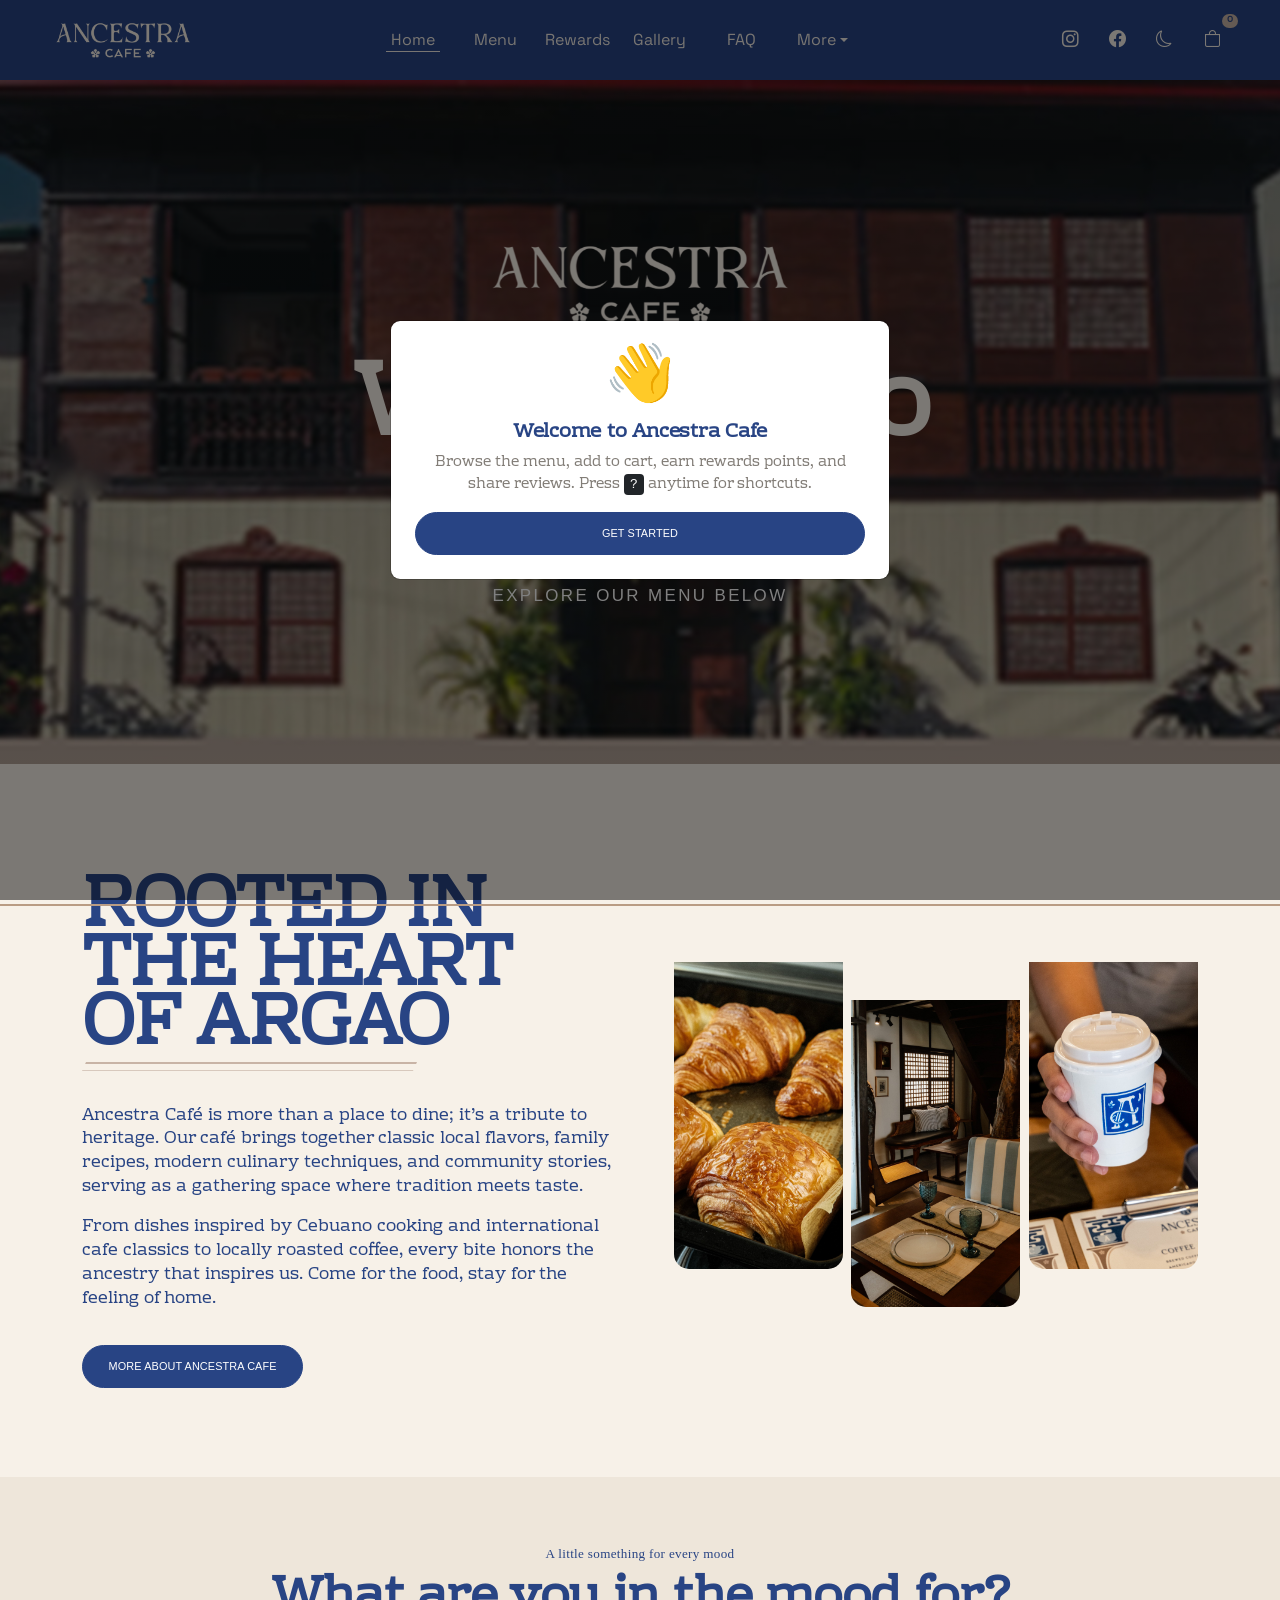
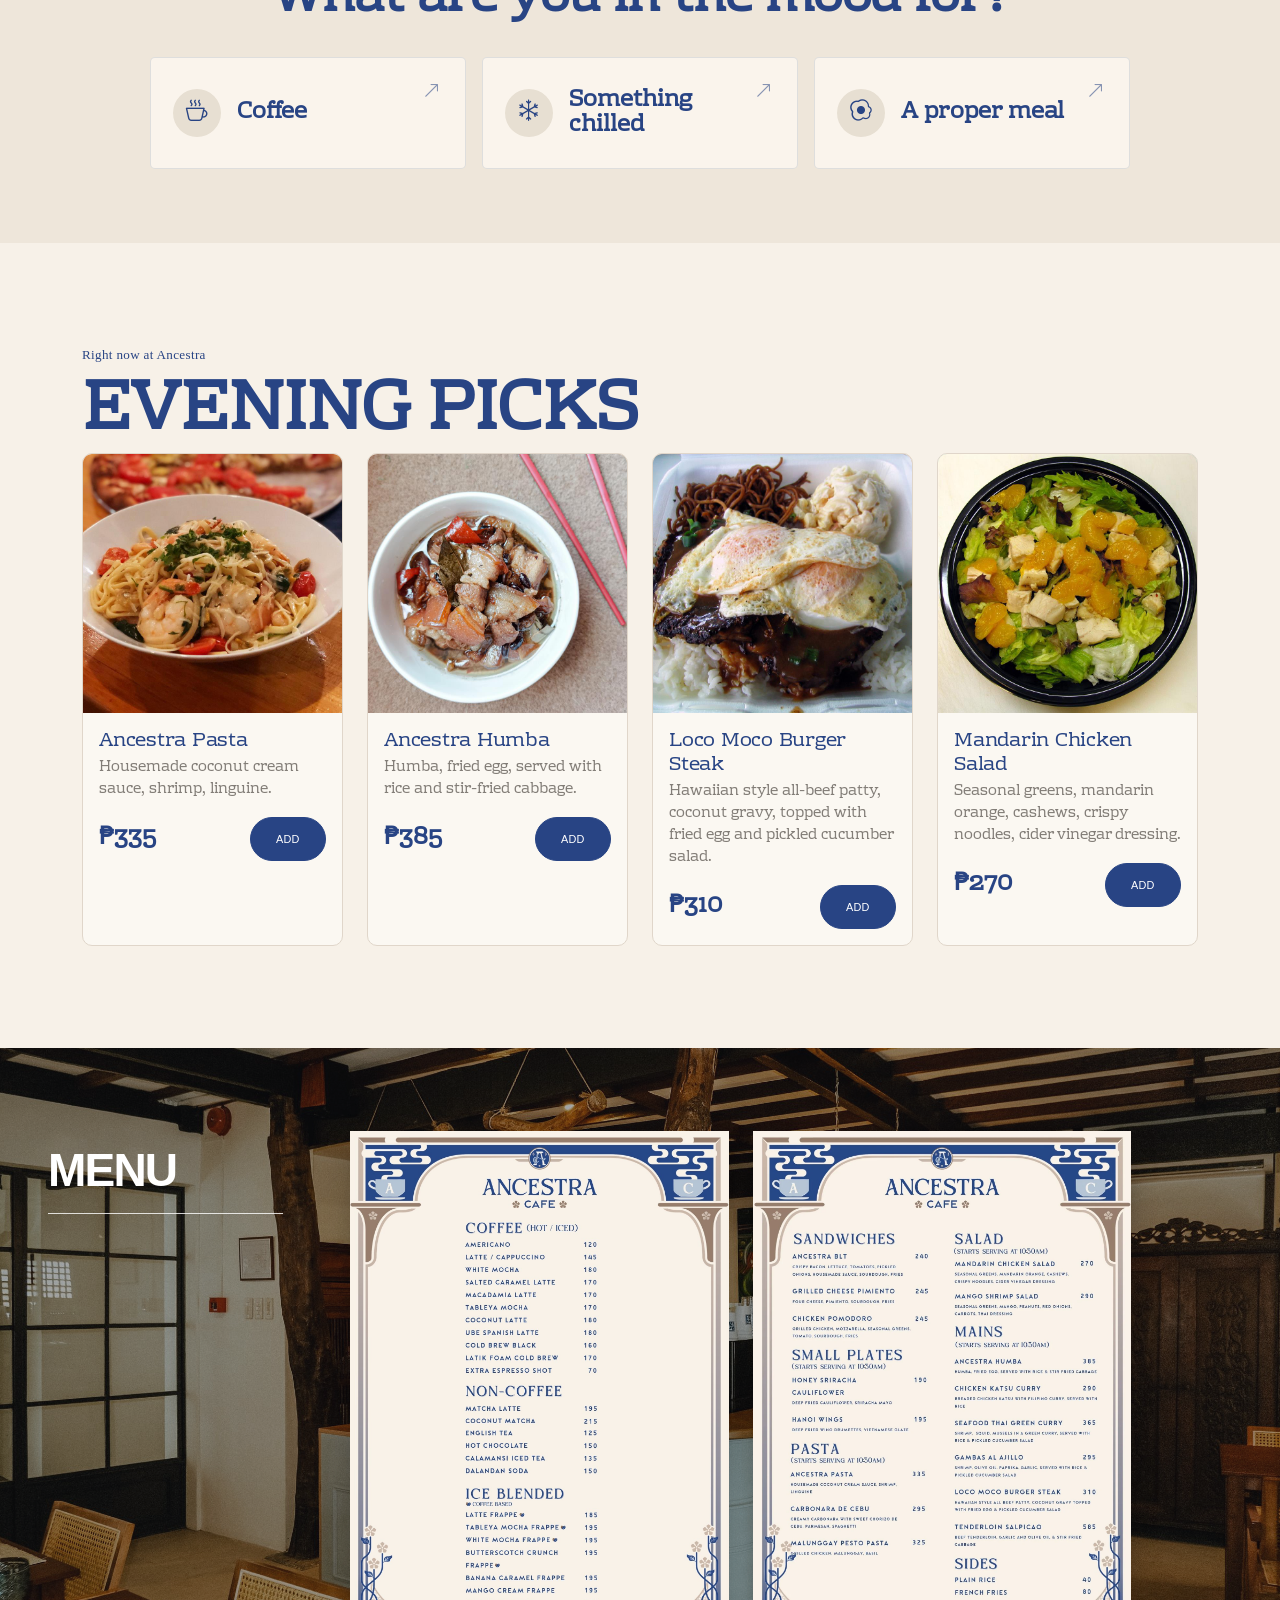
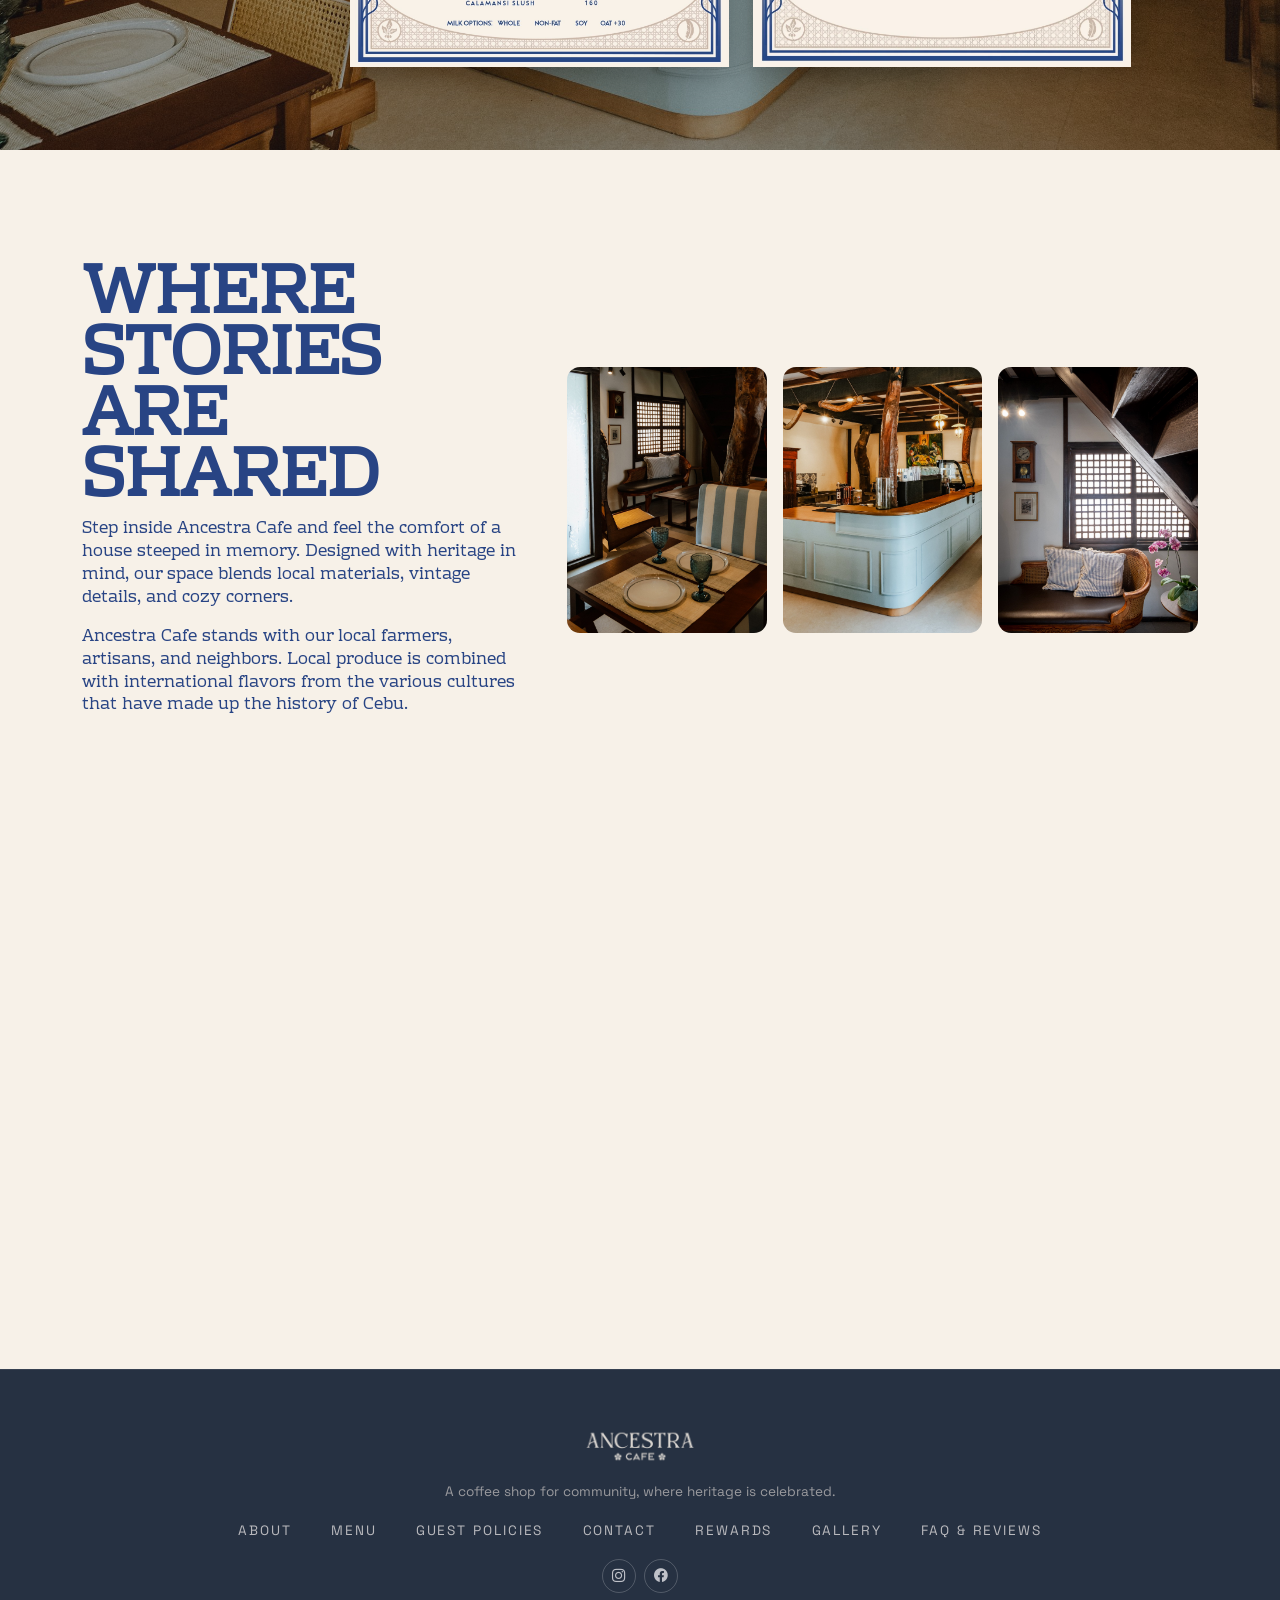
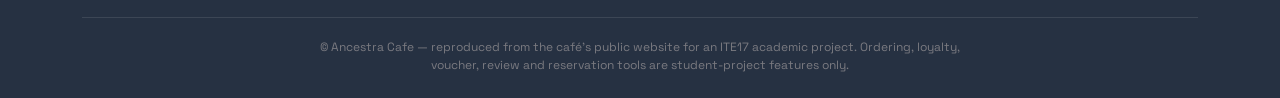
<file: ancestra-cafe/index.html>
<!doctype html>
<html lang="en">
  <head>
    <meta charset="UTF-8" />
    <meta name="viewport" content="width=device-width, initial-scale=1" />
    <title>Ancestra Cafe | A Coffee Shop for Community</title>
    <meta
      name="description"
      content="Ancestra Cafe in Argao, Cebu — where heritage is celebrated through local flavors, family recipes, and coffee."
    />
    <meta property="og:title" content="Ancestra Cafe | A Coffee Shop for Community" />
    <meta property="og:description" content="Ancestra Cafe in Argao, Cebu — where heritage is celebrated through local flavors, family recipes, and coffee." />
    <meta property="og:type" content="website" />
    <meta property="og:image" content="images/ancestra-house-hero.jpg" />
    <meta name="twitter:card" content="summary_large_image" />
    <link rel="canonical" href="index.html" />
    <link
      href="https://cdn.jsdelivr.net/npm/bootstrap@5.3.3/dist/css/bootstrap.min.css"
      rel="stylesheet"
    />
    <link
      href="https://cdn.jsdelivr.net/npm/bootstrap-icons@1.11.3/font/bootstrap-icons.min.css"
      rel="stylesheet"
    />
    <link
      href="https://fonts.googleapis.com/css2?family=Space+Grotesk:wght@400;500;600;700&family=Unbounded:wght@400;500;600;700;900&family=Rhodium+Libre:wght@400&display=swap"
      rel="stylesheet"
    />
    <link href="css/style.css" rel="stylesheet" />
    <script type="application/ld+json">
    {
      "@context": "https://schema.org",
      "@type": "CafeOrCoffeeShop",
      "name": "Ancestra Cafe",
      "address": {
        "@type": "PostalAddress",
        "streetAddress": "311 General Ortega St., Poblacion",
        "addressLocality": "Argao",
        "addressRegion": "Cebu",
        "postalCode": "6021",
        "addressCountry": "PH"
      },
      "telephone": "+639178074596",
      "email": "contact@ancestracafe.ph"
    }
    </script>
    <link rel="icon" type="image/jpeg" href="images/favicon.jpg" />
  <meta name="theme-color" content="#284484" />
  </head>
  <body data-page="home">
    <div id="site-header"></div>
    <header class="hero" aria-label="Welcome to Ancestra Cafe">
      <video
        class="hero-video"
        autoplay
        muted
        loop
        playsinline
        preload="metadata"
        poster="images/ancestra-house-hero.jpg"
        aria-hidden="true"
        tabindex="-1"
      >
        <source src="videos/squarespace-cdn.mp4" type="video/mp4" />
      </video>
      <div class="hero-content container">
        <img
          class="hero-logo"
          src="images/Lettermark+02.png"
          alt="Ancestra Cafe"
        />
        <h1 class="hero-title"><span>Welcome to</span></h1>
        <p class="tagline">
          A coffee shop for community, where<br class="d-none d-sm-block" />
          heritage is celebrated
        </p>
        <a href="#menu-preview" class="hero-cta">EXPLORE OUR MENU BELOW</a>
      </div>
    </header>
    <main>
      <section class="section-pad" id="story">
        <div class="container">
          <div class="row align-items-center g-5">
            <div class="col-lg-6">
              <h2 class="section-title">Rooted in the heart of Argao</h2>
              <p>
                Ancestra Café is more than a place to dine; it’s a tribute to
                heritage. Our café brings together classic local flavors, family
                recipes, modern culinary techniques, and community stories,
                serving as a gathering space where tradition meets taste.
              </p>
              <p>
                From dishes inspired by Cebuano cooking and international cafe
                classics to locally roasted coffee, every bite honors the
                ancestry that inspires us. Come for the food, stay for the
                feeling of home.
              </p>
              <a href="about.html" class="btn btn-outline-blue"
                >More about Ancestra Cafe</a
              >
            </div>
            <div class="col-lg-6">
              <div class="story-photo-row">
                <div class="story-photo story-photo-a">
                  <img
                    src="images/DSCF1548-2.jpg"
                    alt="Freshly baked croissants and pastries at Ancestra Cafe"
                  />
                </div>
                <div class="story-photo story-photo-b">
                  <img
                    src="images/DSCF1074.jpg"
                    alt="Heritage dining table inside Ancestra Cafe"
                  />
                </div>
                <div class="story-photo story-photo-c">
                  <img
                    src="images/DSCF1491.jpg"
                    alt="Ancestra Cafe coffee cup and printed menu"
                  />
                </div>
              </div>
            </div>
          </div>
        </div>
      </section>

      <section class="craving-finder" aria-labelledby="craving-title">
        <div class="container">
          <div class="craving-intro">
            <p class="eyebrow">A little something for every mood</p>
            <h2 id="craving-title">What are you in the mood for?</h2>
          </div>
          <div class="craving-options">
            <a class="craving-option" href="menu.html?cat=Coffee">
              <span class="craving-icon" aria-hidden="true"
                ><i class="bi bi-cup-hot"></i
              ></span>
              <span class="craving-name">Coffee</span>
              <span class="craving-arrow" aria-hidden="true"
                ><i class="bi bi-arrow-up-right"></i
              ></span>
            </a>
            <a class="craving-option" href="menu.html?cat=Ice%20Blended">
              <span class="craving-icon" aria-hidden="true"
                ><i class="bi bi-snow"></i
              ></span>
              <span class="craving-name">Something chilled</span>
              <span class="craving-arrow" aria-hidden="true"
                ><i class="bi bi-arrow-up-right"></i
              ></span>
            </a>
            <a class="craving-option" href="menu.html?cat=Pasta">
              <span class="craving-icon" aria-hidden="true"
                ><i class="bi bi-egg-fried"></i
              ></span>
              <span class="craving-name">A proper meal</span>
              <span class="craving-arrow" aria-hidden="true"
                ><i class="bi bi-arrow-up-right"></i
              ></span>
            </a>
          </div>
        </div>
      </section>

      <section class="section-pad bg-paper" id="todayPicks">
        <div class="container">
          <p class="eyebrow">Right now at Ancestra</p>
          <h2 class="section-title" id="todayTitle">Today's picks</h2>
          <div class="row row-cols-1 row-cols-sm-2 row-cols-lg-4 g-4" id="homeFavs"></div>
        </div>
      </section>
      <section class="menu-showcase" id="menu-preview">
        <div class="menu-showcase-bg" aria-hidden="true"></div>
        <div class="container-fluid px-lg-5 position-relative">
          <div class="row align-items-center g-4">
            <div class="col-lg-3 menu-heading-col">
              <h2 class="menu-heading">MENU</h2>
              <span class="menu-heading-rule"></span>
            </div>
            <div class="col-6 col-lg-4">
              <a
                class="menu-board-link"
                href="menu.html"
                aria-label="View coffee and drinks menu"
                ><img
                  class="menu-board"
                  src="images/2.jpg"
                  alt="Official Ancestra Cafe coffee, non-coffee and ice blended menu board"
              /></a>
            </div>
            <div class="col-6 col-lg-4">
              <a
                class="menu-board-link"
                href="menu.html"
                aria-label="View food menu"
                ><img
                  class="menu-board"
                  src="images/3.jpg"
                  alt="Official Ancestra Cafe sandwiches, small plates, pasta, salad, mains and sides menu board"
              /></a>
            </div>
          </div>
        </div>
      </section>
      <section class="section-pad" id="space">
        <div class="container">
          <div class="row g-5 align-items-center">
            <div class="col-lg-5 order-lg-1">
              <h2 class="section-title">Where stories are shared</h2>
              <p>
                Step inside Ancestra Cafe and feel the comfort of a house
                steeped in memory. Designed with heritage in mind, our space
                blends local materials, vintage details, and cozy corners.
              </p>
              <p>
                Ancestra Cafe stands with our local farmers, artisans, and
                neighbors. Local produce is combined with international flavors
                from the various cultures that have made up the history of Cebu.
              </p>
            </div>
            <div class="col-lg-7 order-lg-2">
              <div class="row g-3">
                <div class="col-4">
                  <div class="photo photo-square">
                    <img
                      class="img-cover"
                      src="images/DSCF1074.jpg"
                      alt="Heritage dining nook at Ancestra Cafe"
                    />
                  </div>
                </div>
                <div class="col-4">
                  <div class="photo photo-square">
                    <img
                      class="img-cover"
                      src="images/DSCF1081.jpg"
                      alt="Ancestra Cafe coffee bar and interior"
                    />
                  </div>
                </div>
                <div class="col-4">
                  <div class="photo photo-square">
                    <img
                      class="img-cover"
                      src="images/DSCF1579.jpg"
                      alt="Vintage sofa corner at Ancestra Cafe"
                    />
                  </div>
                </div>
              </div>
            </div>
          </div>
        </div>
      </section>

      <section class="home-location" id="home-location">
        <div class="container">
          <div class="row align-items-center g-5">
            <div class="col-lg-5">
              <p class="location-eyebrow">WELCOME TO ARGAO</p>
              <h2>
                WHETHER YOU’RE<br />FROM ARGAO OR JUST<br />PASSING THROUGH,<br />YOU’RE
                ALWAYS<br />WELCOME HERE.
              </h2>
              <p>
                Find us in the heart of town, where the coffee’s warm and the
                stories are even warmer.
              </p>
              <a href="contact.html" class="location-link"
                >VISIT ANCESTRA CAFE</a
              >
            </div>
            <div class="col-lg-7">
              <div class="home-map-wrap">
                <iframe
                  title="Map showing Ancestra Cafe in Argao, Cebu"
                  loading="lazy"
                  src="https://maps.google.com/maps?q=Ancestra%20Cafe%2C%20311%20General%20Ortega%20St%2C%20Poblacion%2C%20Argao%2C%20Cebu&t=&z=17&ie=UTF8&iwloc=&output=embed"
                ></iframe>
              </div>
            </div>
          </div>
        </div>
      </section>
    </main>
    <div id="site-footer"></div>
    <script src="https://cdn.jsdelivr.net/npm/bootstrap@5.3.3/dist/js/bootstrap.bundle.min.js"></script>
    <script src="js/main.js"></script>
    <script src="js/cart.js"></script>
    <script src="js/menu.js"></script>
    <script src="js/home.js"></script>
  </body>
</html>
</file>
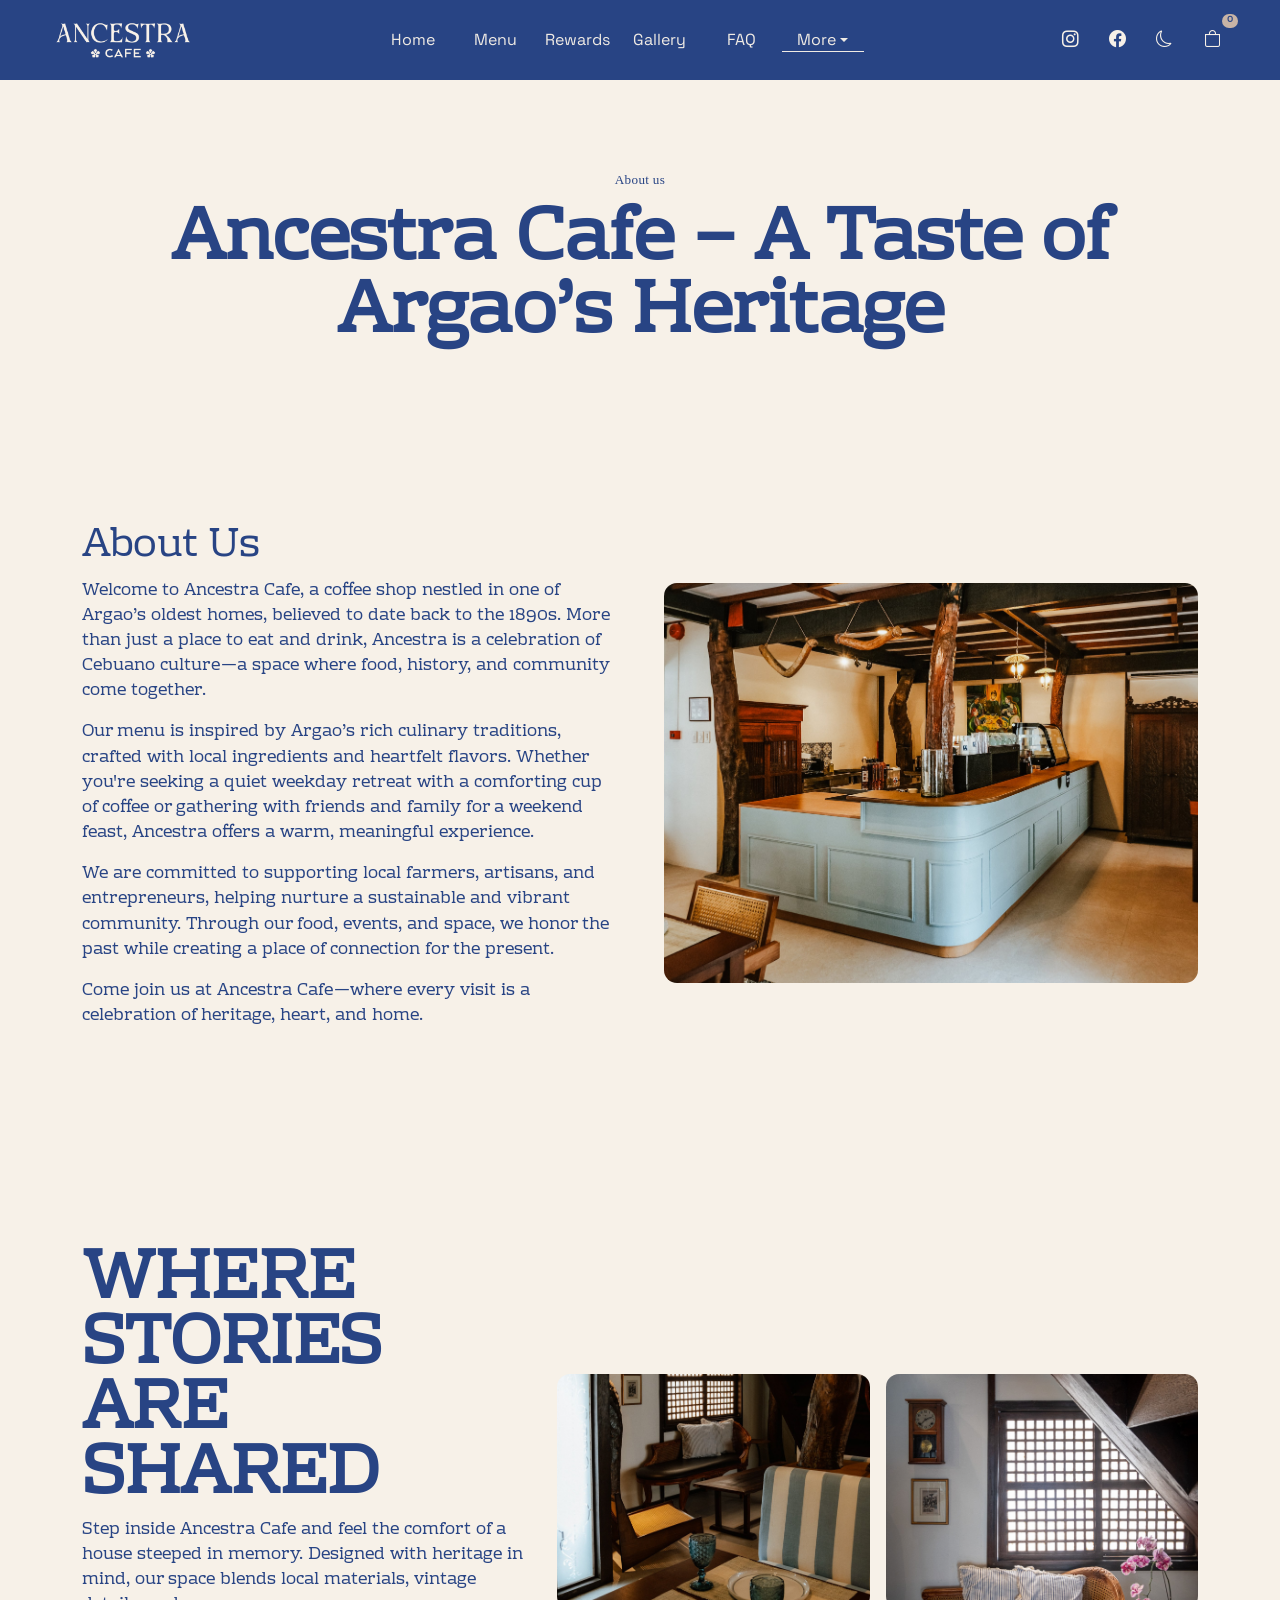
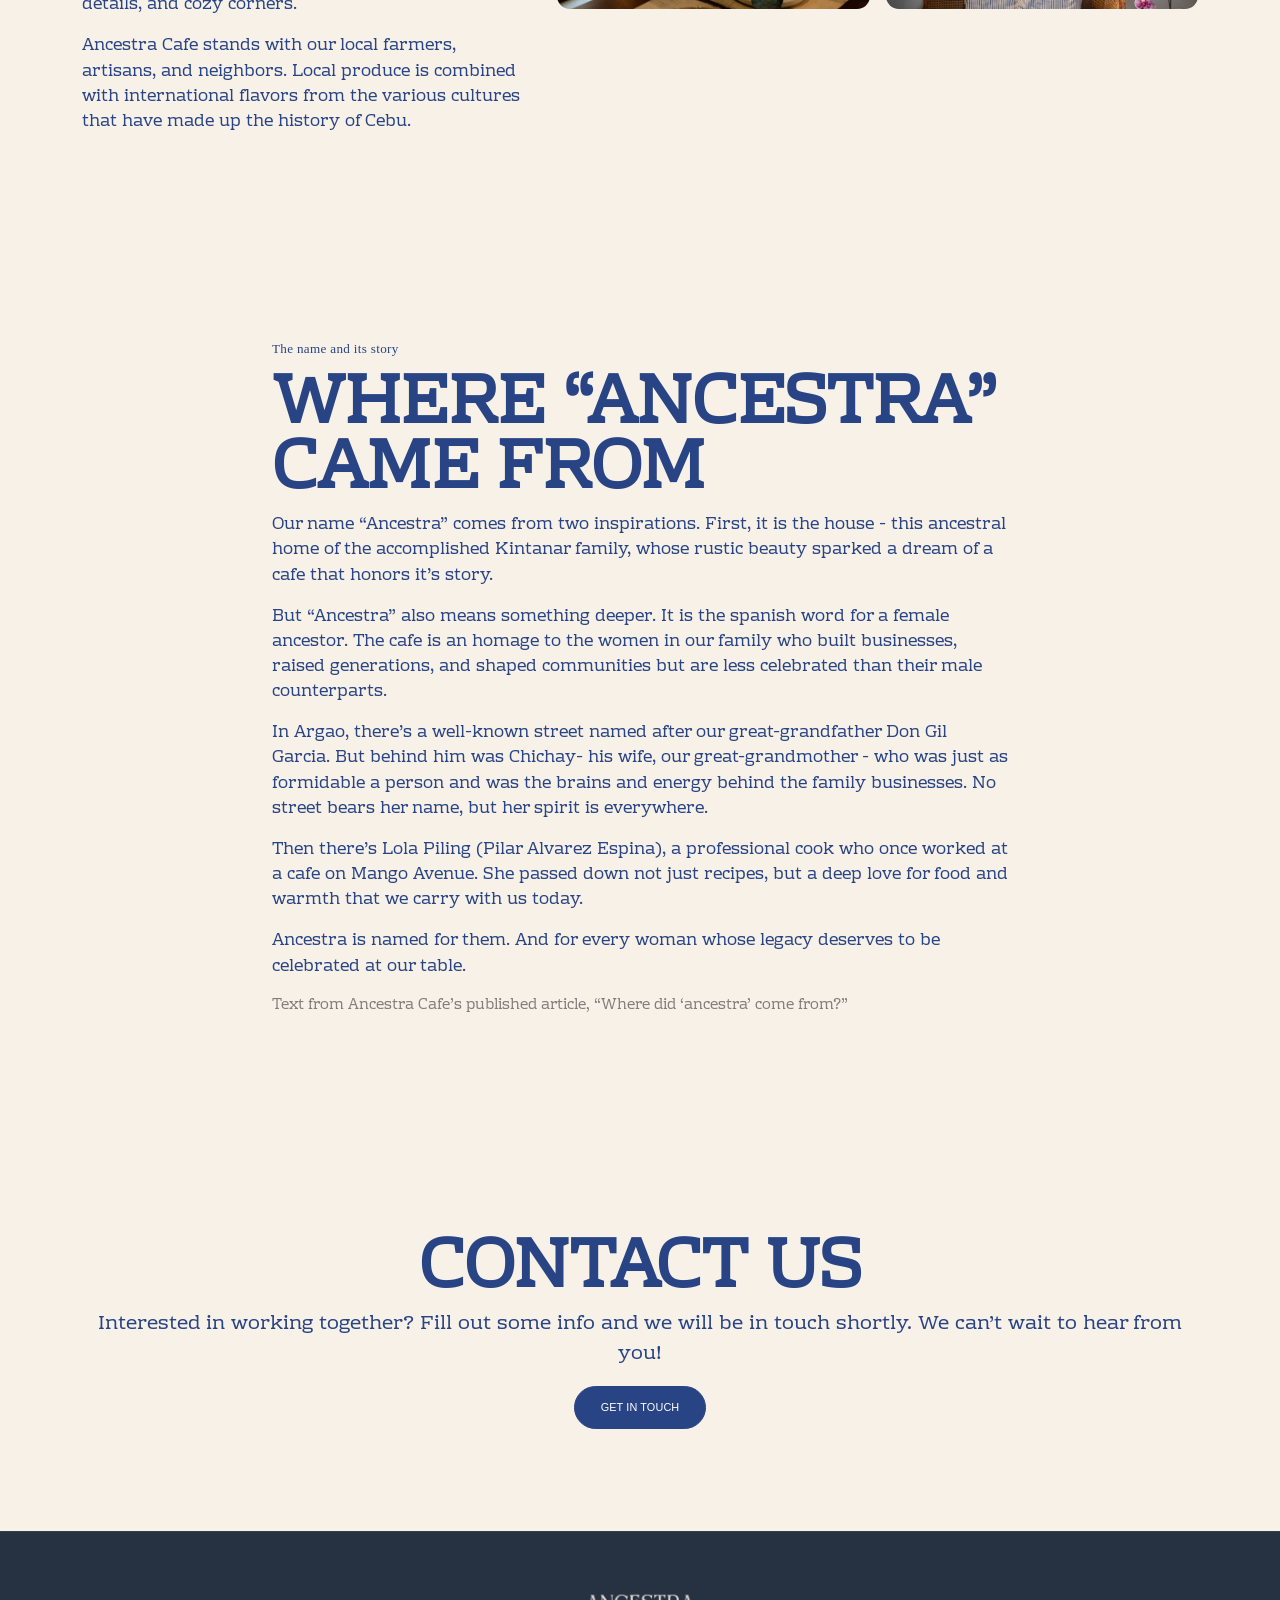
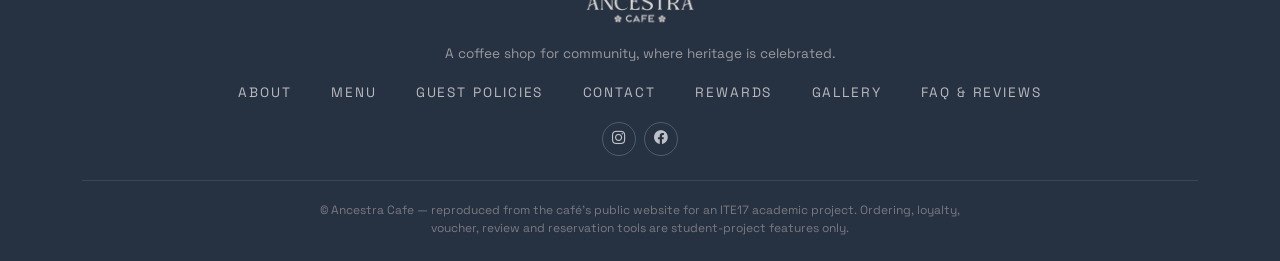
<file: ancestra-cafe/about.html>
<!DOCTYPE html><html lang="en"><head><meta charset="UTF-8"><meta name="viewport" content="width=device-width, initial-scale=1"><title>About | Ancestra Cafe</title>
<link href="https://cdn.jsdelivr.net/npm/bootstrap@5.3.3/dist/css/bootstrap.min.css" rel="stylesheet"><link href="https://cdn.jsdelivr.net/npm/bootstrap-icons@1.11.3/font/bootstrap-icons.min.css" rel="stylesheet"><link href="https://fonts.googleapis.com/css2?family=Space+Grotesk:wght@400;500;600;700&family=Unbounded:wght@400;500;600;700;900&family=Rhodium+Libre:wght@400&display=swap" rel="stylesheet"><link href="css/style.css" rel="stylesheet">  <link rel="icon" type="image/jpeg" href="images/favicon.jpg" />
  <meta name="theme-color" content="#284484" />
  </head>
<body data-page="about"><div id="site-header"></div>
<header class="page-hero"><div class="container"><p class="eyebrow">About us</p><h1>Ancestra Cafe – A Taste of Argao’s Heritage</h1></div></header>
<main><section class="section-pad"><div class="container"><div class="row g-5 align-items-center"><div class="col-lg-6"><h2 class="display-6">About Us</h2>
<p>Welcome to Ancestra Cafe, a coffee shop nestled in one of Argao’s oldest homes, believed to date back to the 1890s. More than just a place to eat and drink, Ancestra is a celebration of Cebuano culture—a space where food, history, and community come together.</p>
<p>Our menu is inspired by Argao’s rich culinary traditions, crafted with local ingredients and heartfelt flavors. Whether you're seeking a quiet weekday retreat with a comforting cup of coffee or gathering with friends and family for a weekend feast, Ancestra offers a warm, meaningful experience.</p>
<p>We are committed to supporting local farmers, artisans, and entrepreneurs, helping nurture a sustainable and vibrant community. Through our food, events, and space, we honor the past while creating a place of connection for the present.</p>
<p>Come join us at Ancestra Cafe—where every visit is a celebration of heritage, heart, and home.</p></div>
<div class="col-lg-6"><div class="photo photo-wide"><img class="img-cover" src="images/DSCF1081.jpg" alt="Ancestra Cafe heritage coffee bar"></div></div></div></div></section>
<section class="section-pad bg-sky"><div class="container"><div class="row g-4 align-items-center"><div class="col-lg-5"><h2 class="section-title">Where stories are shared</h2><p>Step inside Ancestra Cafe and feel the comfort of a house steeped in memory. Designed with heritage in mind, our space blends local materials, vintage details, and cozy corners.</p><p class="mb-0">Ancestra Cafe stands with our local farmers, artisans, and neighbors. Local produce is combined with international flavors from the various cultures that have made up the history of Cebu.</p></div><div class="col-lg-7"><div class="row g-3"><div class="col-6"><div class="photo photo-wide"><img class="img-cover" src="images/DSCF1074.jpg" alt="Ancestra Cafe dining nook"></div></div><div class="col-6"><div class="photo photo-wide"><img class="img-cover" src="images/DSCF1579.jpg" alt="Vintage seating area at Ancestra Cafe"></div></div></div></div></div></div></section>
<section class="section-pad"><div class="container"><div class="row justify-content-center"><div class="col-lg-8"><p class="eyebrow">The name and its story</p><h2 class="section-title">Where “Ancestra” came from</h2><p>Our name “Ancestra” comes from two inspirations. First, it is the house - this ancestral home of the accomplished Kintanar family, whose rustic beauty sparked a dream of a cafe that honors it’s story.</p><p>But “Ancestra” also means something deeper. It is the spanish word for a female ancestor. The cafe is an homage to the women in our family who built businesses, raised generations, and shaped communities but are less celebrated than their male counterparts.</p><p>In Argao, there’s a well-known street named after our great-grandfather Don Gil Garcia. But behind him was Chichay- his wife, our great-grandmother - who was just as formidable a person and was the brains and energy behind the family businesses. No street bears her name, but her spirit is everywhere.</p><p>Then there’s Lola Piling (Pilar Alvarez Espina), a professional cook who once worked at a cafe on Mango Avenue. She passed down not just recipes, but a deep love for food and warmth that we carry with us today.</p><p class="mb-0">Ancestra is named for them. And for every woman whose legacy deserves to be celebrated at our table.</p><p class="small text-muted-2 mt-3">Text from Ancestra Cafe’s published article, “Where did ‘ancestra’ come from?”</p></div></div></div></section>
<section class="section-pad bg-paper"><div class="container text-center"><h2 class="section-title">Contact us</h2><p class="lead">Interested in working together? Fill out some info and we will be in touch shortly. We can’t wait to hear from you!</p><a class="btn btn-blue" href="contact.html">Get in touch</a></div></section></main>
<div id="site-footer"></div><script src="https://cdn.jsdelivr.net/npm/bootstrap@5.3.3/dist/js/bootstrap.bundle.min.js"></script><script src="js/main.js"></script><script src="js/cart.js"></script></body></html>
</file>
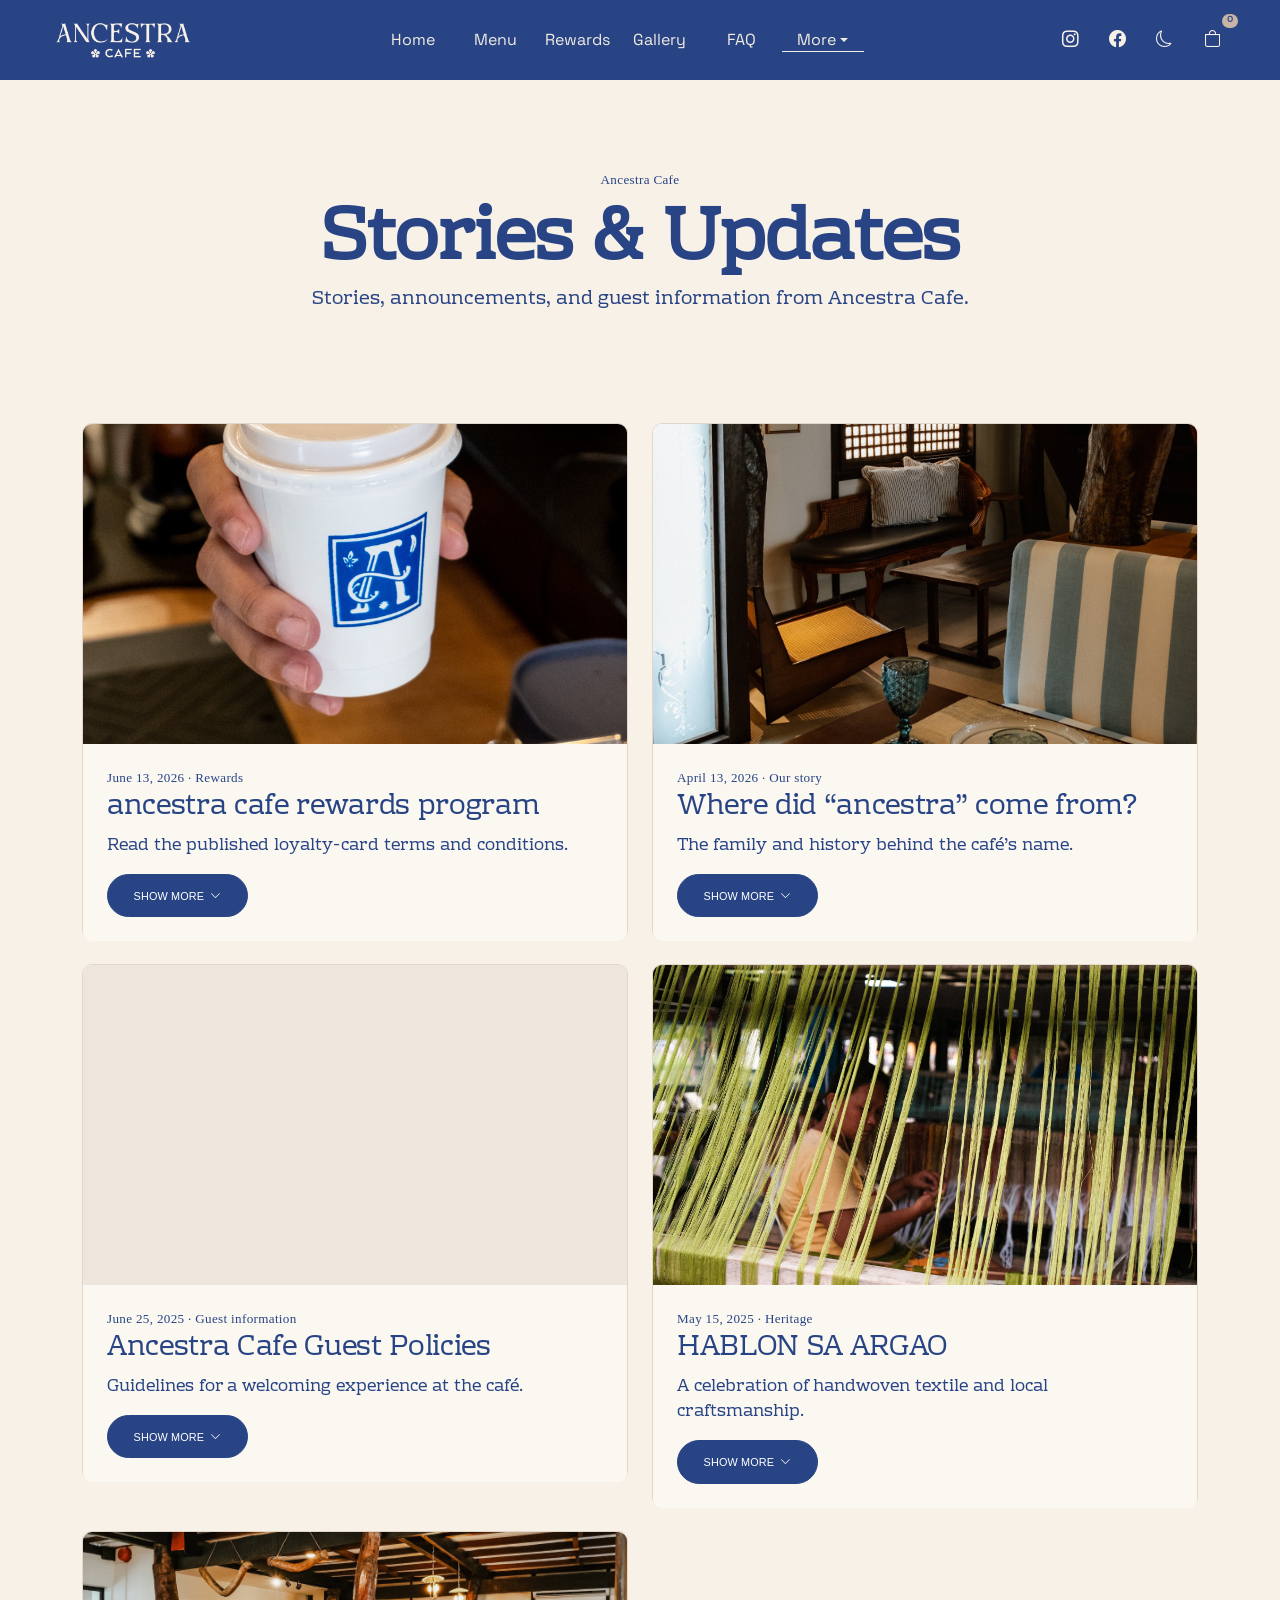
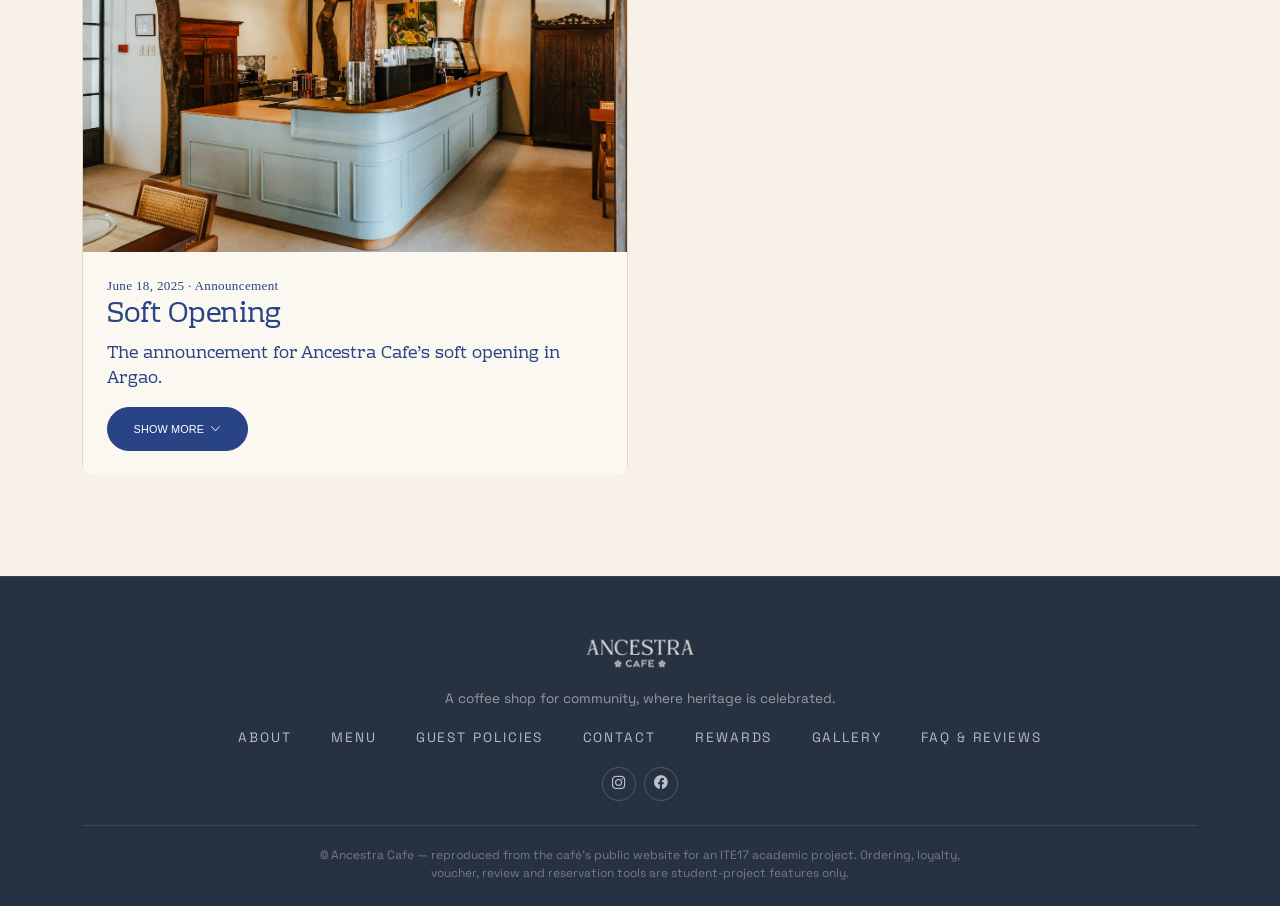
<file: ancestra-cafe/blog.html>
<!doctype html>
<html lang="en">
  <head>
    <meta charset="UTF-8" />
    <meta name="viewport" content="width=device-width, initial-scale=1" />
    <title>Blog | Ancestra Cafe</title>
    <link
      href="https://cdn.jsdelivr.net/npm/bootstrap@5.3.3/dist/css/bootstrap.min.css"
      rel="stylesheet"
    />
    <link
      href="https://cdn.jsdelivr.net/npm/bootstrap-icons@1.11.3/font/bootstrap-icons.min.css"
      rel="stylesheet"
    />
    <link
      href="https://fonts.googleapis.com/css2?family=Space+Grotesk:wght@400;500;600;700&family=Unbounded:wght@400;500;600;700;900&family=Rhodium+Libre:wght@400&display=swap"
      rel="stylesheet"
    />
    <link href="css/style.css" rel="stylesheet" />
    <link rel="icon" type="image/jpeg" href="images/favicon.jpg" />
  <meta name="theme-color" content="#284484" />
  </head>
  <body data-page="blog">
    <div id="site-header"></div>
    <header class="page-hero">
      <div class="container">
        <p class="eyebrow">Ancestra Cafe</p>
        <h1>Stories &amp; Updates</h1>
        <p class="lead mb-0">
          Stories, announcements, and guest information from Ancestra Cafe.
        </p>
      </div>
    </header>
    <main class="section-pad pt-5">
      <div class="container">
        <div class="blog-grid">
          <article class="blog-card" id="rewards-post">
            <div class="blog-card-inner" id="rewards-post-panel">
              <div class="blog-card-face blog-card-front">
                <img
                  class="img-cover blog-cover"
                  loading="lazy"
                  decoding="async"
                  src="images/DSCF1491.jpg"
                  alt="Ancestra Cafe cup and menu"
                />
                <div class="p-4">
                  <p class="eyebrow mb-1">June 13, 2026 · Rewards</p>
                  <h2 class="h3">ancestra cafe rewards program</h2>
                  <p>Read the published loyalty-card terms and conditions.</p>
                  <button
                    type="button"
                    class="btn btn-outline-blue blog-toggle"
                    aria-expanded="false"
                    aria-controls="rewards-post-panel"
                  >
                    Show more <i class="bi bi-chevron-down"></i>
                  </button>
                </div>
              </div>
              <div
                class="blog-card-face blog-card-back"
                aria-hidden="true"
                inert
              >
                <div class="p-4">
                  <div class="blog-card-back-head">
                    <p class="eyebrow mb-0">June 13, 2026 · Rewards</p>
                    <button
                      type="button"
                      class="btn btn-outline-blue blog-toggle"
                      aria-expanded="false"
                      aria-controls="rewards-post-panel"
                    >
                      Show less <i class="bi bi-chevron-up"></i>
                    </button>
                  </div>
                  <h3 class="h4">Terms and Conditions</h3>
                  <ol class="policy-list">
                    <li>
                      Only 1 loyalty card and 1 stamp will be stamped per drink.
                    </li>
                    <li>
                      All stamps and loyalty cards must be valid for a reward to
                      be redeemed. A loyalty card which appears to be
                      photocopied, counterfeit, illegible, stolen or damaged
                      will be invalid and will be retained by the café. A
                      loyalty card is valid to redeem a coffee reward when 9
                      stamps have been collected.
                    </li>
                    <li>The loyalty scheme is not available to staff.</li>
                    <li>
                      To redeem a reward, present the loyalty card with stamps
                      completed before ordering to obtain a reward.
                    </li>
                    <li>
                      Free drink refers to one drink on the menu without any
                      add-ons (milk options, bean option).
                    </li>
                    <li>Rewards are subject to availability.</li>
                    <li>
                      Ancestra Cafe may terminate or suspend the scheme at any
                      time.
                    </li>
                    <li>
                      Rewards cannot be redeemed in conjunction with any other
                      offers or promotions.
                    </li>
                    <li>
                      Check at the café for any relevant allergen information.
                    </li>
                    <li>The loyalty card cannot be exchanged for cash.</li>
                    <li>
                      Ancestra Café is not liable for cards that are lost or
                      stolen.
                    </li>
                    <li>
                      Promoted by Ancestra Café, 311 Gen Ortega St., Poblacion,
                      Argao 6021, Cebu.
                    </li>
                  </ol>
                  <p class="small text-muted-2 mb-0">
                    The text above follows the published Ancestra Cafe
                    rewards-program post. Join the rewards program to start
                    earning points on your orders.
                  </p>
                </div>
              </div>
            </div>
          </article>
          <article class="blog-card" id="name-post">
            <div class="blog-card-inner" id="name-post-panel">
              <div class="blog-card-face blog-card-front">
                <img
                  class="img-cover blog-cover"
                  loading="lazy"
                  decoding="async"
                  src="images/DSCF1074.jpg"
                  alt="Vintage Ancestra Cafe interior"
                />
                <div class="p-4">
                  <p class="eyebrow mb-1">April 13, 2026 · Our story</p>
                  <h2 class="h3">Where did “ancestra” come from?</h2>
                  <p>The family and history behind the café’s name.</p>
                  <button
                    type="button"
                    class="btn btn-outline-blue blog-toggle"
                    aria-expanded="false"
                    aria-controls="name-post-panel"
                  >
                    Show more <i class="bi bi-chevron-down"></i>
                  </button>
                </div>
              </div>
              <div
                class="blog-card-face blog-card-back"
                aria-hidden="true"
                inert
              >
                <div class="p-4">
                  <div class="blog-card-back-head">
                    <p class="eyebrow mb-0">April 13, 2026 · Our story</p>
                    <button
                      type="button"
                      class="btn btn-outline-blue blog-toggle"
                      aria-expanded="false"
                      aria-controls="name-post-panel"
                    >
                      Show less <i class="bi bi-chevron-up"></i>
                    </button>
                  </div>
                  <p>
                    Our name “Ancestra” comes from two inspirations. First, it
                    is the house - this ancestral home of the accomplished
                    Kintanar family, whose rustic beauty sparked a dream of a
                    cafe that honors it’s story.
                  </p>
                  <p>
                    But “Ancestra” also means something deeper. It is the
                    spanish word for a female ancestor. The cafe is an homage to
                    the women in our family who built businesses, raised
                    generations, and shaped communities but are less celebrated
                    than their male counterparts.
                  </p>
                  <p>
                    In Argao, there’s a well-known street named after our
                    great-grandfather Don Gil Garcia. But behind him was
                    Chichay- his wife, our great-grandmother - who was just as
                    formidable a person and was the brains and energy behind the
                    family businesses. No street bears her name, but her spirit
                    is everywhere.
                  </p>
                  <p>
                    Then there’s Lola Piling (Pilar Alvarez Espina), a
                    professional cook who once worked at a cafe on Mango Avenue.
                    She passed down not just recipes, but a deep love for food
                    and warmth that we carry with us today.
                  </p>
                  <p class="mb-0">
                    Ancestra is named for them. And for every woman whose legacy
                    deserves to be celebrated at our table.
                  </p>
                </div>
              </div>
            </div>
          </article>
          <article class="blog-card" id="policies">
            <div class="blog-card-inner" id="policies-panel">
              <div class="blog-card-face blog-card-front">
                <img
                  class="img-cover blog-cover"
                  loading="lazy"
                  decoding="async"
                  src="images/1.jpg"
                  alt="Ancestra Cafe guest policies poster"
                />
                <div class="p-4">
                  <p class="eyebrow mb-1">June 25, 2025 · Guest information</p>
                  <h2 class="h3">Ancestra Cafe Guest Policies</h2>
                  <p>Guidelines for a welcoming experience at the café.</p>
                  <button
                    type="button"
                    class="btn btn-outline-blue blog-toggle"
                    aria-expanded="false"
                    aria-controls="policies-panel"
                  >
                    Show more <i class="bi bi-chevron-down"></i>
                  </button>
                </div>
              </div>
              <div
                class="blog-card-face blog-card-back"
                aria-hidden="true"
                inert
              >
                <div class="p-4">
                  <div class="blog-card-back-head">
                    <p class="eyebrow mb-0">
                      June 25, 2025 · Guest information
                    </p>
                    <button
                      type="button"
                      class="btn btn-outline-blue blog-toggle"
                      aria-expanded="false"
                      aria-controls="policies-panel"
                    >
                      Show less <i class="bi bi-chevron-up"></i>
                    </button>
                  </div>
                  <p>
                    To ensure a wonderful experience for all our guests, we
                    kindly ask for your cooperation with the following
                    guidelines:
                  </p>
                  <div class="accordion" id="policyAcc">
                    <div class="accordion-item">
                      <h3 class="accordion-header">
                        <button
                          class="accordion-button"
                          data-bs-toggle="collapse"
                          data-bs-target="#pol1"
                          type="button"
                        >
                          1. Be Kind &amp; Respectful · 2. Ordering &amp;
                          Payment
                        </button>
                      </h3>
                      <div
                        id="pol1"
                        class="accordion-collapse collapse show"
                        data-bs-parent="#policyAcc"
                      >
                        <div class="accordion-body">
                          <p>
                            <strong>Be Kind &amp; Respectful:</strong> Please
                            treat our staff and fellow customers with courtesy
                            and respect. We foster a positive and inclusive
                            environment for everyone.
                          </p>
                          <p>
                            <strong>Ordering &amp; Payment:</strong> Ancestra is
                            a fast-casual coffee shop. Please place your order
                            at the counter pay ahead. Food will be served at
                            your table. Water is self-service. We can only take
                            dine-in orders if you already have a table. If you
                            do not, we can serve takeout.
                          </p>
                          <p class="mb-0">
                            We accept Cash, GCash, Paymaya, and all major credit
                            and debit cards.
                          </p>
                        </div>
                      </div>
                    </div>
                    <div class="accordion-item">
                      <h3 class="accordion-header">
                        <button
                          class="accordion-button collapsed"
                          data-bs-toggle="collapse"
                          data-bs-target="#pol2"
                          type="button"
                        >
                          3. Seating &amp; Space · 4. Noise Levels
                        </button>
                      </h3>
                      <div
                        id="pol2"
                        class="accordion-collapse collapse"
                        data-bs-parent="#policyAcc"
                      >
                        <div class="accordion-body">
                          <p>
                            <strong>Seating &amp; Space:</strong> During busy
                            hours, please be mindful of others waiting for a
                            table. We kindly ask that laptop use be limited or
                            tables shared if possible when we are at full
                            capacity. Seats are only for customers.
                          </p>
                          <ul>
                            <li>
                              Reservations: We do not take reservations for
                              tables.
                            </li>
                            <li>
                              Personal Belongings: Please keep your personal
                              belongings with you and avoid using extra seats or
                              tables for them when space is limited.
                            </li>
                            <li>Bathrooms are for customer use only.</li>
                          </ul>
                          <p class="mb-0">
                            <strong>Noise Levels:</strong> Help us maintain a
                            pleasant ambiance. Please be mindful of your noise
                            level, including conversations and phone calls. Use
                            headphones if you’re listening to audio on your
                            devices.
                          </p>
                        </div>
                      </div>
                    </div>
                    <div class="accordion-item">
                      <h3 class="accordion-header">
                        <button
                          class="accordion-button collapsed"
                          data-bs-toggle="collapse"
                          data-bs-target="#pol3"
                          type="button"
                        >
                          5. Cleanliness · 6. Outside Food &amp; Drink · 7.
                          Children
                        </button>
                      </h3>
                      <div
                        id="pol3"
                        class="accordion-collapse collapse"
                        data-bs-parent="#policyAcc"
                      >
                        <div class="accordion-body">
                          <p>
                            <strong>Cleanliness:</strong> Please leave all your
                            used items on the table. Staff will clean up the
                            table and clearing the table by customers is not
                            required, though leaving the tables as clean and
                            orderly as possible is appreciated. Please inform
                            the staff as soon as possible if any spillage or
                            breakage occurs so they can clean up quickly.
                          </p>
                          <p>
                            <strong>Outside Food &amp; Drink:</strong> We kindly
                            request that only food and beverages purchased in
                            Ancestra be consumed on the premises.
                          </p>
                          <p class="mb-0">
                            <strong>Children:</strong> Children are welcome! For
                            their safety and the comfort of other guests, please
                            supervise your children at all times.
                          </p>
                        </div>
                      </div>
                    </div>
                    <div class="accordion-item">
                      <h3 class="accordion-header">
                        <button
                          class="accordion-button collapsed"
                          data-bs-toggle="collapse"
                          data-bs-target="#pol4"
                          type="button"
                        >
                          8. Pets · 9. Smoking &amp; Vaping · 10. Wi-Fi
                        </button>
                      </h3>
                      <div
                        id="pol4"
                        class="accordion-collapse collapse"
                        data-bs-parent="#policyAcc"
                      >
                        <div class="accordion-body">
                          <p>
                            <strong>Pets:</strong> Well-behaved pets and service
                            animals are welcome in the café as long as they are
                            leashed. Please be mindful of their noise and
                            behavior. If the animals make any kind of mess, it
                            is the responsibility of the owner to clean up.
                          </p>
                          <p>
                            <strong>Smoking &amp; Vaping:</strong> Ancestra is a
                            smoke-free and vape-free environment, including our
                            outdoor seating areas.
                          </p>
                          <p class="mb-0">
                            <strong>Wi-Fi Usage:</strong> We offer complimentary
                            Wi-Fi for our guests. Please use it responsibly and
                            fairly, refraining from large downloads or
                            activities that may slow down the network for
                            others. Connection details are available from our
                            staff.
                          </p>
                        </div>
                      </div>
                    </div>
                    <div class="accordion-item">
                      <h3 class="accordion-header">
                        <button
                          class="accordion-button collapsed"
                          data-bs-toggle="collapse"
                          data-bs-target="#pol5"
                          type="button"
                        >
                          11. Safety &amp; Security · 12. Feedback &amp;
                          Concerns · 13. Right to Refuse Service
                        </button>
                      </h3>
                      <div
                        id="pol5"
                        class="accordion-collapse collapse"
                        data-bs-parent="#policyAcc"
                      >
                        <div class="accordion-body">
                          <p>
                            <strong>Safety &amp; Security:</strong> Ancestra is
                            not responsible for lost or stolen items. Please
                            keep an eye on your valuables. We do keep a
                            lost-and-found box behind the counter. Please
                            describe lost items before they can be released to
                            you. In case of an emergency, please follow the
                            instructions of our staff.
                          </p>
                          <p>
                            <strong>Feedback &amp; Concerns:</strong> We value
                            your feedback! If you have any concerns or
                            suggestions, please speak to a member of our staff
                            or the manager on duty. You can also reach us at
                            <a href="mailto:contact@ancestracafe.ph"
                              >contact@ancestracafe.ph</a
                            >
                            or our social media.
                          </p>
                          <p>
                            <strong>Right to Refuse Service:</strong> We reserve
                            the right to refuse service to anyone who is
                            disruptive, disrespectful, or violates our cafe
                            policies, to ensure the safety and comfort of our
                            staff and other guests.
                          </p>
                          <p class="mb-0">
                            Thank you for your understanding and for helping us
                            make Ancestra Café a welcoming place for all!<br /><strong
                              >Ancestra Management</strong
                            >
                          </p>
                        </div>
                      </div>
                    </div>
                  </div>
                </div>
              </div>
            </div>
          </article>
          <article class="blog-card" id="hablon-post">
            <div class="blog-card-inner" id="hablon-post-panel">
              <div class="blog-card-face blog-card-front">
                <img
                  class="img-cover blog-cover"
                  loading="lazy"
                  decoding="async"
                  src="images/DSCF8706.jpg"
                  alt="Traditional Argao weaving"
                />
                <div class="p-4">
                  <p class="eyebrow mb-1">May 15, 2025 · Heritage</p>
                  <h2 class="h3">HABLON SA ARGAO</h2>
                  <p>
                    A celebration of handwoven textile and local craftsmanship.
                  </p>
                  <button
                    type="button"
                    class="btn btn-outline-blue blog-toggle"
                    aria-expanded="false"
                    aria-controls="hablon-post-panel"
                  >
                    Show more <i class="bi bi-chevron-down"></i>
                  </button>
                </div>
              </div>
              <div
                class="blog-card-face blog-card-back"
                aria-hidden="true"
                inert
              >
                <div class="p-4">
                  <div class="blog-card-back-head">
                    <p class="eyebrow mb-0">May 15, 2025 · Heritage</p>
                    <button
                      type="button"
                      class="btn btn-outline-blue blog-toggle"
                      aria-expanded="false"
                      aria-controls="hablon-post-panel"
                    >
                      Show less <i class="bi bi-chevron-up"></i>
                    </button>
                  </div>
                  <p>
                    Hablon — more than just fabric, it’s a tradition, a craft,
                    and a story woven by skilled hands. This beautiful handwoven
                    textile from
                    <a
                      href="https://www.instagram.com/hablonsacebu/"
                      target="_blank"
                      rel="noopener"
                      >@hablonsacebu</a
                    >
                    carries generations of artistry, making every pattern a
                    piece of history.
                  </p>
                  <p class="mb-0">
                    At Ancestra Cafe, we treasure Argao’s cultural heritage, and
                    are honored to incorporate local craftsmanship into our
                    shop. Stay tuned for the full reveal! 💙🏡
                  </p>
                </div>
              </div>
            </div>
          </article>
          <article class="blog-card" id="opening-post">
            <div class="blog-card-inner" id="opening-post-panel">
              <div class="blog-card-face blog-card-front">
                <img
                  class="img-cover blog-cover"
                  loading="lazy"
                  decoding="async"
                  src="images/DSCF1081.jpg"
                  alt="Ancestra Cafe interior"
                />
                <div class="p-4">
                  <p class="eyebrow mb-1">June 18, 2025 · Announcement</p>
                  <h2 class="h3">Soft Opening</h2>
                  <p>
                    The announcement for Ancestra Cafe’s soft opening in Argao.
                  </p>
                  <button
                    type="button"
                    class="btn btn-outline-blue blog-toggle"
                    aria-expanded="false"
                    aria-controls="opening-post-panel"
                  >
                    Show more <i class="bi bi-chevron-down"></i>
                  </button>
                </div>
              </div>
              <div
                class="blog-card-face blog-card-back"
                aria-hidden="true"
                inert
              >
                <div class="p-4">
                  <div class="blog-card-back-head">
                    <p class="eyebrow mb-0">June 18, 2025 · Announcement</p>
                    <button
                      type="button"
                      class="btn btn-outline-blue blog-toggle"
                      aria-expanded="false"
                      aria-controls="opening-post-panel"
                    >
                      Show less <i class="bi bi-chevron-up"></i>
                    </button>
                  </div>
                  <p class="mb-0">
                    🕰️ The wait is over! Ancestra Cafe will be having its soft
                    opening on Friday, June 20 2025. Come hang with us and be
                    part of something new in Argao!
                  </p>
                </div>
              </div>
            </div>
          </article>
        </div>
      </div>
    </main>
    <div id="site-footer"></div>
    <script src="https://cdn.jsdelivr.net/npm/bootstrap@5.3.3/dist/js/bootstrap.bundle.min.js"></script>
    <script src="js/main.js"></script>
    <script src="js/cart.js"></script>
    <script src="js/blog.js"></script>
  </body>
</html>
</file>
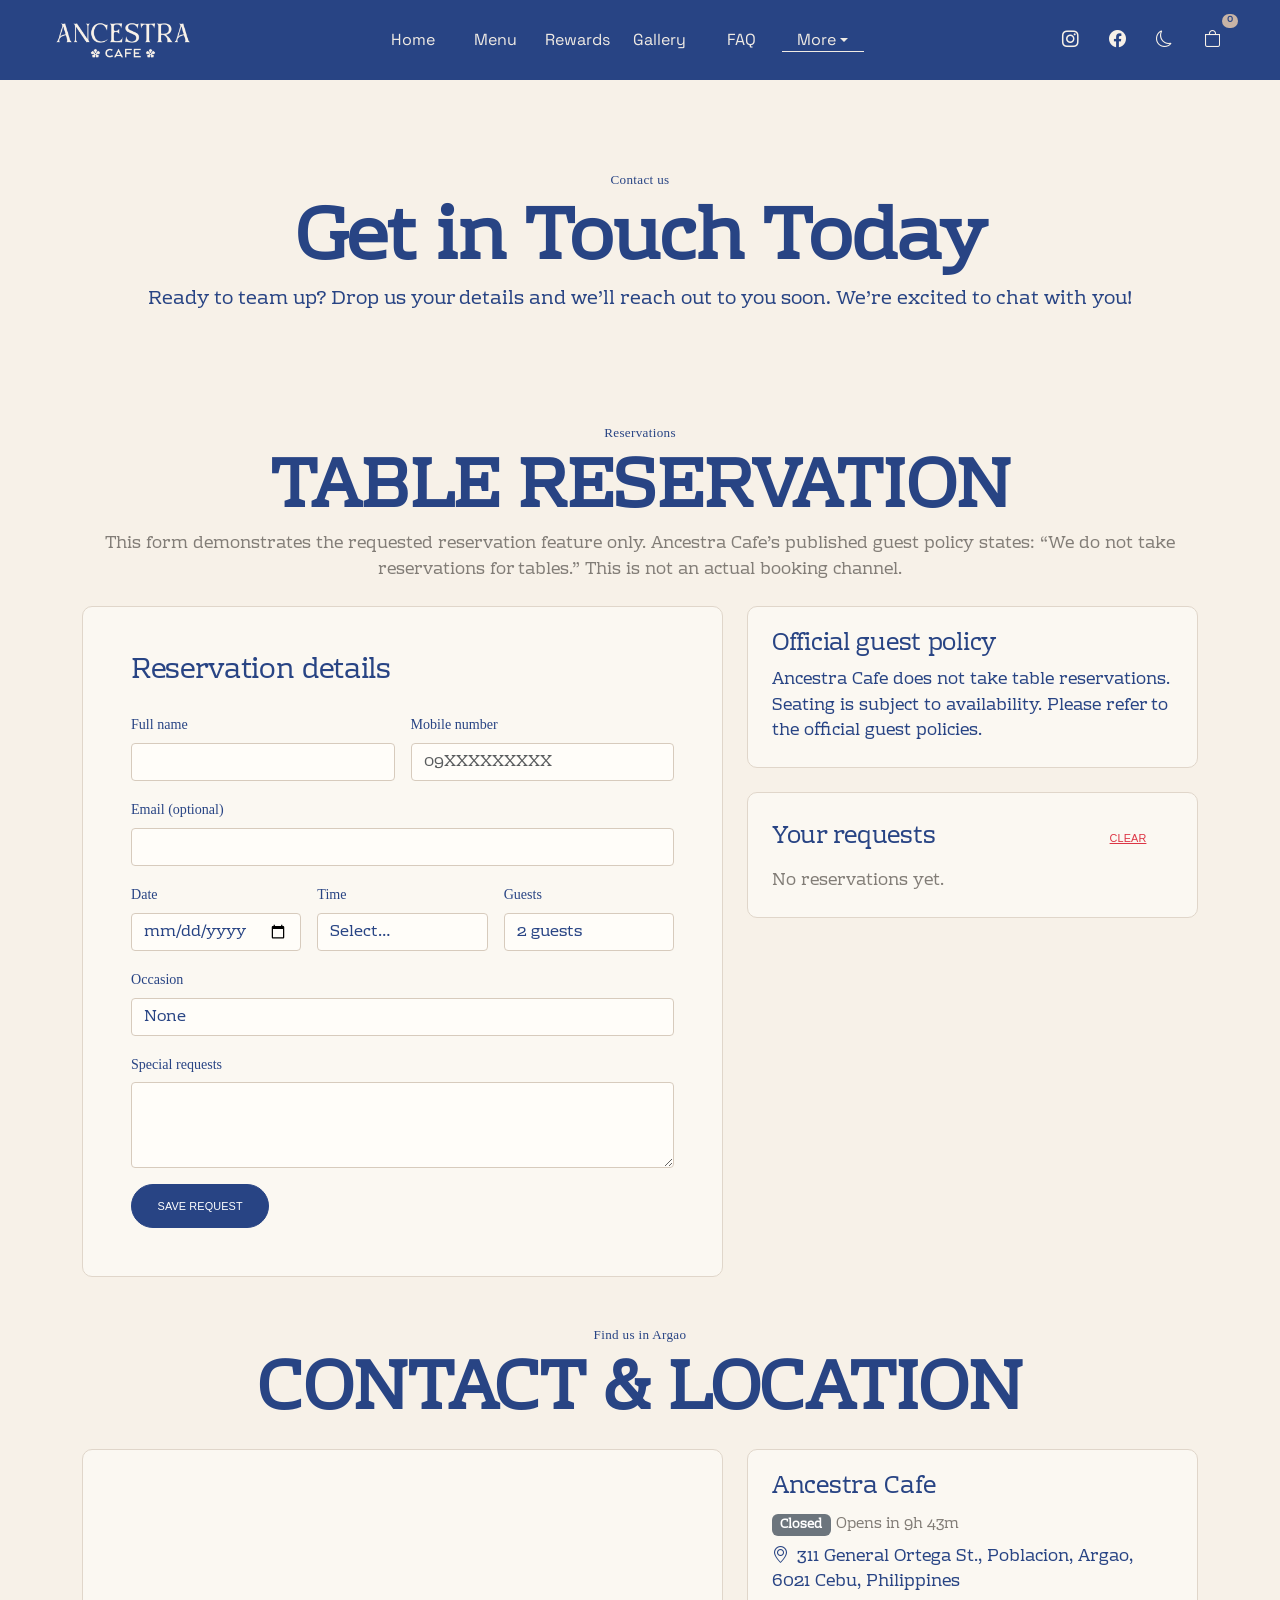
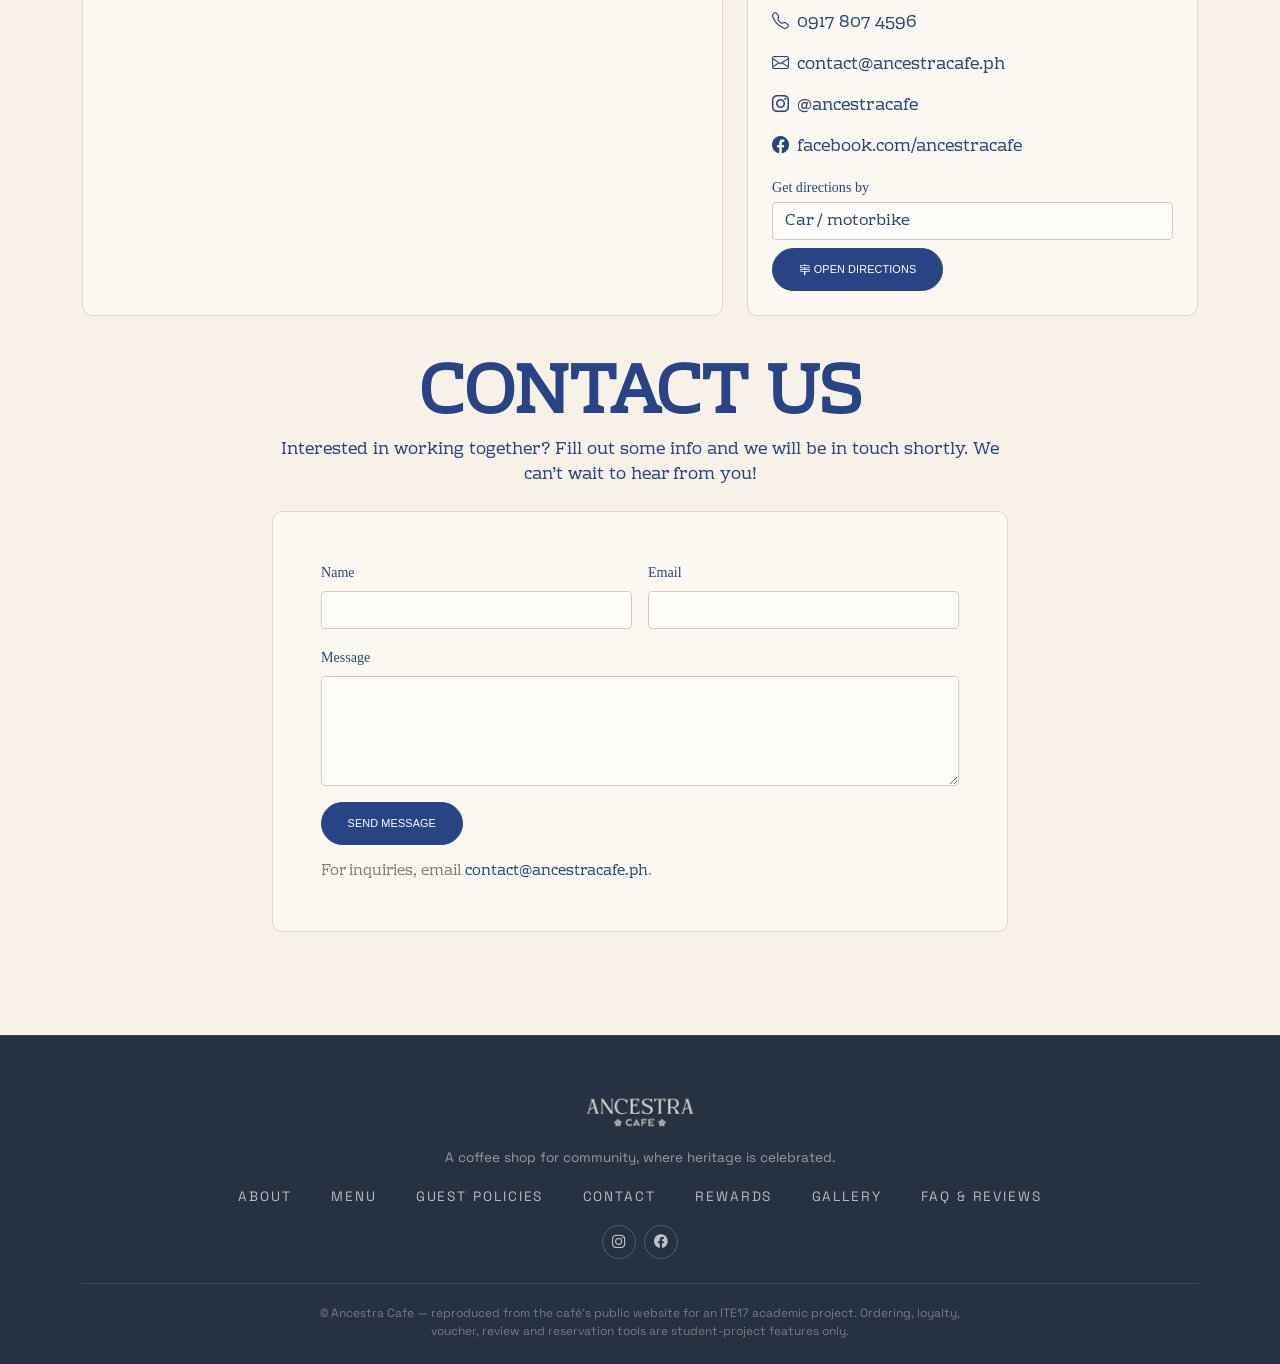
<file: ancestra-cafe/contact.html>
<!DOCTYPE html><html lang="en"><head><meta charset="UTF-8"><meta name="viewport" content="width=device-width, initial-scale=1"><title>Contact | Ancestra Cafe</title><link href="https://cdn.jsdelivr.net/npm/bootstrap@5.3.3/dist/css/bootstrap.min.css" rel="stylesheet"><link href="https://cdn.jsdelivr.net/npm/bootstrap-icons@1.11.3/font/bootstrap-icons.min.css" rel="stylesheet"><link href="https://fonts.googleapis.com/css2?family=Space+Grotesk:wght@400;500;600;700&family=Unbounded:wght@400;500;600;700;900&family=Rhodium+Libre:wght@400&display=swap" rel="stylesheet"><link href="css/style.css" rel="stylesheet">  <link rel="icon" type="image/jpeg" href="images/favicon.jpg" />
  <meta name="theme-color" content="#284484" />
  </head>
<body data-page="contact"><div id="site-header"></div><header class="page-hero"><div class="container"><p class="eyebrow">Contact us</p><h1>Get in Touch Today</h1><p class="lead mb-0">Ready to team up? Drop us your details and we’ll reach out to you soon. We’re excited to chat with you!</p></div></header>
<main class="section-pad pt-5"><div class="container">
<!-- Feature retained as a course-project demonstration only. The published café policy says table reservations are not accepted. -->
<section id="reserve" class="mb-5"><div class="text-center mb-4"><p class="eyebrow">Reservations</p><h2 class="section-title">Table Reservation</h2><p class="text-muted-2">This form demonstrates the requested reservation feature only. Ancestra Cafe’s published guest policy states: “We do not take reservations for tables.” This is not an actual booking channel.</p></div><div class="row g-4"><div class="col-lg-7"><form id="reserveForm" class="card-soft p-4 p-md-5" novalidate><h3 class="h3 mb-4">Reservation details</h3><div class="row g-3">
<div class="col-md-6"><label class="form-label" for="rName">Full name</label><input class="form-control" id="rName" required minlength="2"><div class="invalid-feedback">Please enter your name.</div></div><div class="col-md-6"><label class="form-label" for="rPhone">Mobile number</label><input class="form-control" id="rPhone" inputmode="tel" required pattern="^(\+?63|0)9\d{9}$" placeholder="09XXXXXXXXX"><div class="invalid-feedback">Enter a valid PH mobile number.</div></div>
<div class="col-12"><label class="form-label" for="rEmail">Email (optional)</label><input type="email" class="form-control" id="rEmail"></div><div class="col-md-4"><label class="form-label" for="rDate">Date</label><input type="date" class="form-control" id="rDate" required></div><div class="col-md-4"><label class="form-label" for="rTime">Time</label><select class="form-select" id="rTime" required><option value="">Select…</option></select></div><div class="col-md-4"><label class="form-label" for="rGuests">Guests</label><select class="form-select" id="rGuests"></select></div><div class="col-12"><label class="form-label" for="rOccasion">Occasion</label><select class="form-select" id="rOccasion"><option>None</option><option>Birthday</option><option>Anniversary</option><option>Business meeting</option><option>Family gathering</option></select></div><div class="col-12"><label class="form-label" for="rNotes">Special requests</label><textarea class="form-control" id="rNotes" rows="3"></textarea></div><div class="col-12"><button type="submit" class="btn btn-blue btn-lg">Save request</button></div></div></form></div>
<div class="col-lg-5"><div class="card-soft p-4 mb-4"><h3 class="h4">Official guest policy</h3><p class="mb-0">Ancestra Cafe does not take table reservations. Seating is subject to availability. Please refer to the <a href="blog.html?post=policies">official guest policies</a>.</p></div><div class="card-soft p-4"><div class="d-flex justify-content-between align-items-center mb-2"><h3 class="h4 mb-0">Your requests</h3><button class="btn btn-link btn-sm text-danger" id="clearMine" type="button">Clear</button></div><div id="myReservations"><p class="text-muted-2 mb-0">No requests yet.</p></div></div></div></div></section>
<section id="location"><div class="text-center mb-4"><p class="eyebrow">Find us in Argao</p><h2 class="section-title">Contact &amp; Location</h2></div><div class="row g-4 mb-5"><div class="col-lg-7"><div class="card-soft p-2 h-100"><iframe id="mapFrame" class="map-frame" title="Map showing Ancestra Cafe at 311 General Ortega Street, Argao, Cebu" loading="lazy" src="https://maps.google.com/maps?q=Ancestra%20Cafe%2C%20311%20General%20Ortega%20St%2C%20Poblacion%2C%20Argao%2C%20Cebu&t=&z=17&ie=UTF8&iwloc=&output=embed"></iframe></div></div><div class="col-lg-5"><div class="card-soft p-4 h-100"><h2 class="h4">Ancestra Cafe</h2>
<div class="mb-2"><span class="badge" id="openStatus">—</span> <span class="small text-muted-2" id="openCountdown"></span></div><p><i class="bi bi-geo-alt me-2"></i>311 General Ortega St., Poblacion, Argao, 6021 Cebu, Philippines</p><p><i class="bi bi-telephone me-2"></i><a href="tel:+639178074596">0917 807 4596</a></p><p><i class="bi bi-envelope me-2"></i><a href="mailto:contact@ancestracafe.ph">contact@ancestracafe.ph</a></p><p><i class="bi bi-instagram me-2"></i><a href="https://www.instagram.com/ancestracafe/" target="_blank" rel="noopener">@ancestracafe</a></p><p><i class="bi bi-facebook me-2"></i><a href="https://www.facebook.com/ancestracafe" target="_blank" rel="noopener">facebook.com/ancestracafe</a></p>
<div class="mb-2"><label for="travelMode" class="form-label small mb-1">Get directions by</label><select id="travelMode" class="form-select"><option value="driving">Car / motorbike</option><option value="transit">Public transport</option><option value="walking">Walking</option><option value="bicycling">Bicycle</option></select></div><div class="d-grid gap-2 d-sm-flex"><a id="directionsBtn" class="btn btn-blue" href="https://www.google.com/maps/dir/?api=1&destination=Ancestra%20Cafe%2C%20311%20General%20Ortega%20St%2C%20Poblacion%2C%20Argao%2C%20Cebu" target="_blank" rel="noopener"><i class="bi bi-signpost-2 me-1"></i>Open directions</a></div></div></div></div></section>
<section class="row justify-content-center"><div class="col-lg-8"><div class="text-center mb-4"><h2 class="section-title">Contact us</h2><p>Interested in working together? Fill out some info and we will be in touch shortly. We can’t wait to hear from you!</p></div><form id="contactForm" class="card-soft p-4 p-md-5" novalidate><div class="row g-3"><div class="col-md-6"><label class="form-label" for="cName">Name</label><input id="cName" class="form-control" required></div><div class="col-md-6"><label class="form-label" for="cEmail">Email</label><input id="cEmail" type="email" class="form-control" required></div><div class="col-12"><label class="form-label" for="cMsg">Message</label><textarea id="cMsg" class="form-control" rows="4" required minlength="10"></textarea></div><div class="col-12"><button class="btn btn-blue" type="submit">Send message</button></div></div><p class="small text-muted-2 mt-3 mb-0">For inquiries, email <a href="mailto:contact@ancestracafe.ph">contact@ancestracafe.ph</a>.</p></form></div></section>
</div></main>
<div class="modal fade" id="reserveDone" tabindex="-1" aria-hidden="true"><div class="modal-dialog modal-dialog-centered"><div class="modal-content text-center p-4"><div class="display-4 text-success"><i class="bi bi-calendar-check"></i></div><h4 class="mt-2">Request saved</h4><p class="mb-1">Reference code <span class="code-chip" id="refCode"></span></p><p class="small text-muted-2" id="refSummary"></p><p class="small text-danger">This is not a real reservation with Ancestra Cafe.</p><button class="btn btn-blue" data-bs-dismiss="modal">Close</button></div></div></div>
<div id="site-footer"></div><script src="https://cdn.jsdelivr.net/npm/bootstrap@5.3.3/dist/js/bootstrap.bundle.min.js"></script><script src="js/main.js"></script><script src="js/cart.js"></script><script src="js/reservation.js"></script><script src="js/contact.js"></script></body></html>
</file>
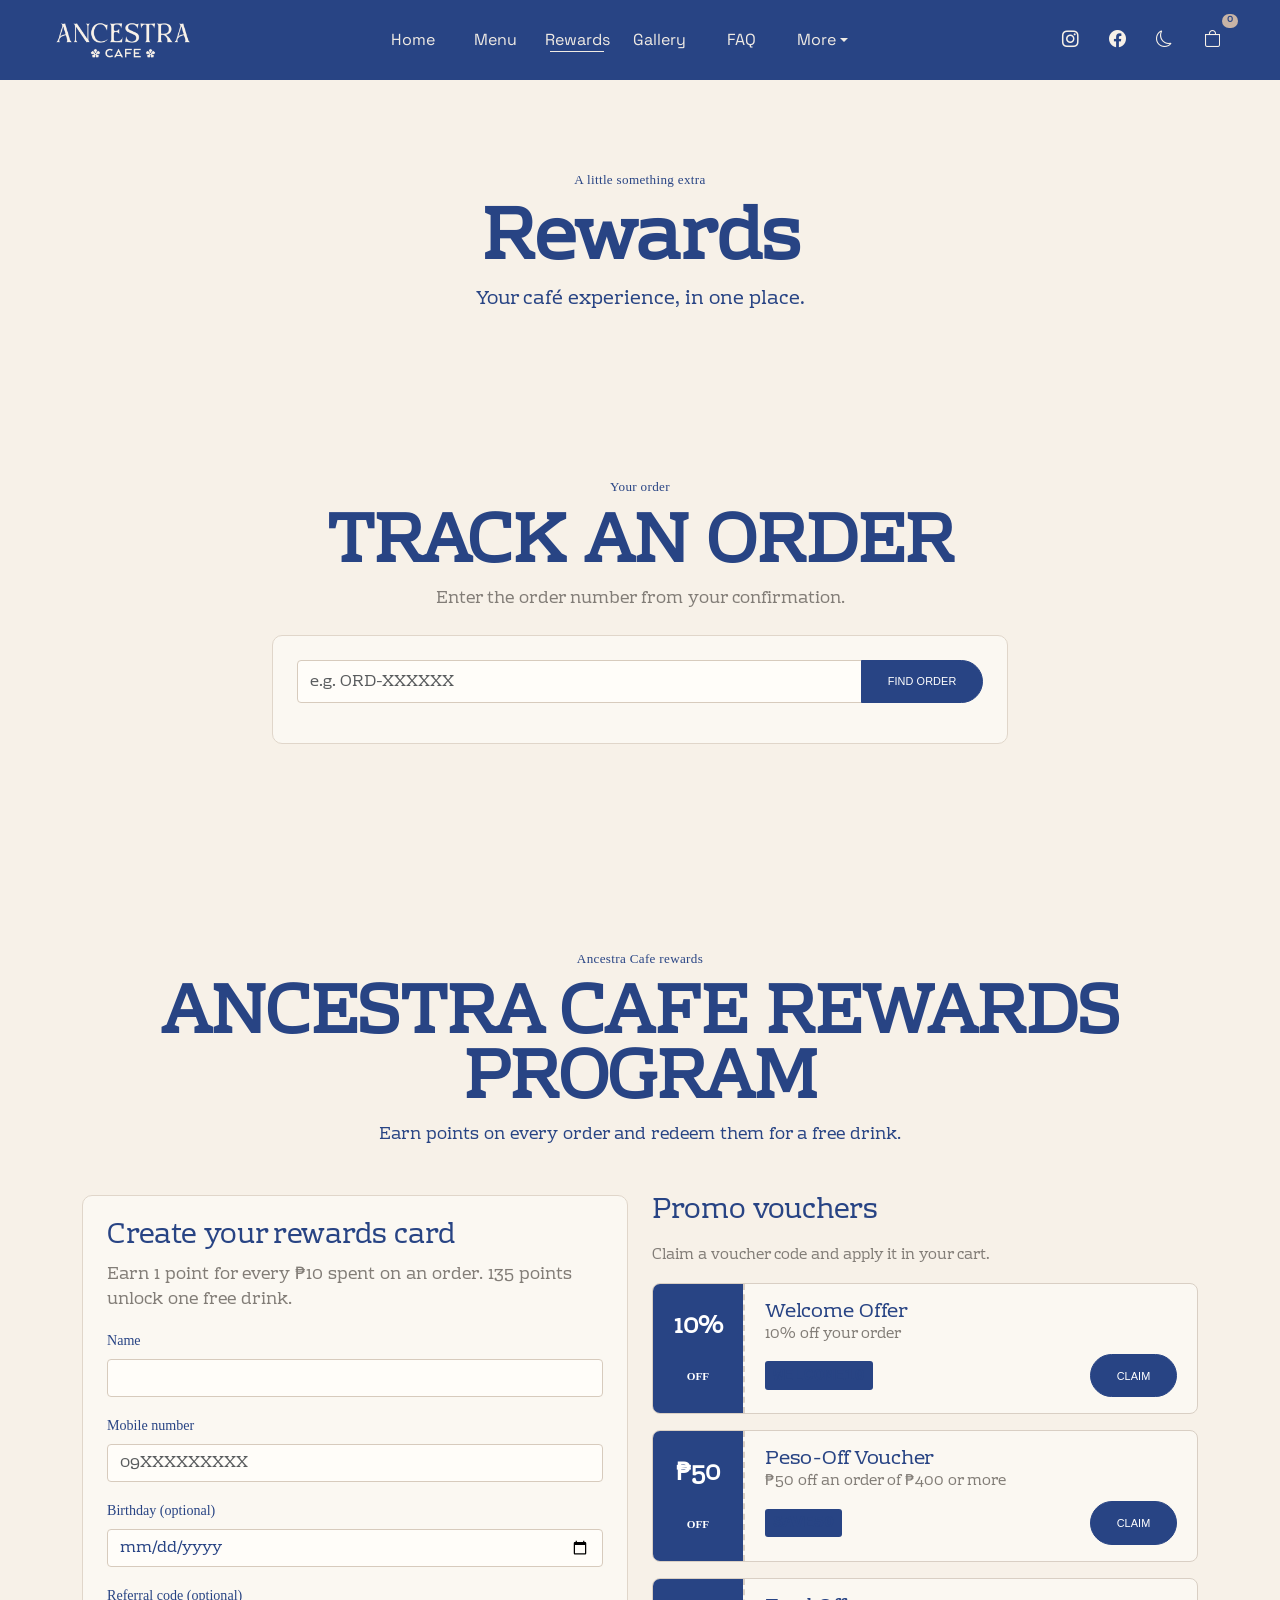
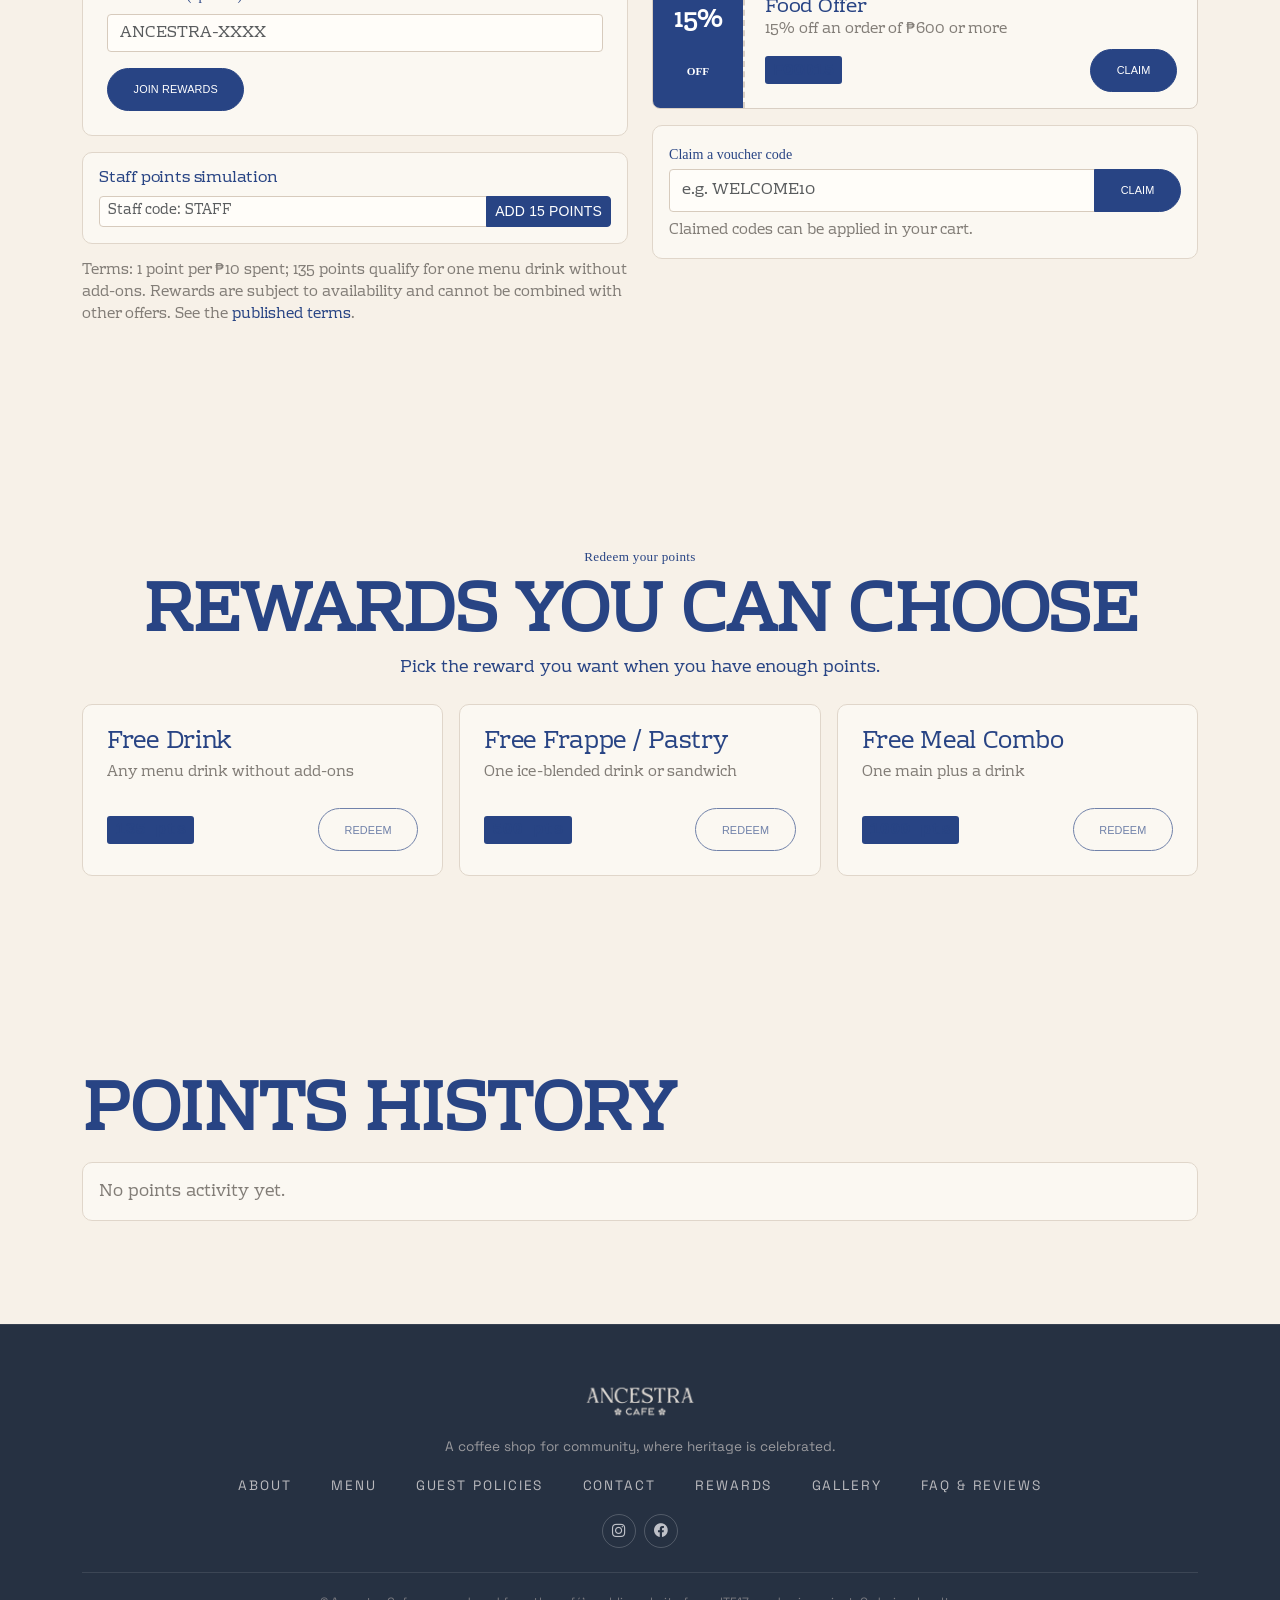
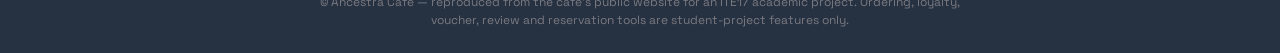
<file: ancestra-cafe/experience.html>
<!DOCTYPE html>
<html lang="en"><head>
<meta charset="UTF-8"><meta name="viewport" content="width=device-width, initial-scale=1">
<title>Rewards | Ancestra Cafe</title>
<link href="https://cdn.jsdelivr.net/npm/bootstrap@5.3.3/dist/css/bootstrap.min.css" rel="stylesheet">
<link href="https://cdn.jsdelivr.net/npm/bootstrap-icons@1.11.3/font/bootstrap-icons.min.css" rel="stylesheet">
<link href="https://fonts.googleapis.com/css2?family=Space+Grotesk:wght@400;500;600;700&family=Unbounded:wght@400;500;600;700;900&family=Rhodium+Libre:wght@400&display=swap" rel="stylesheet">
<link href="css/style.css" rel="stylesheet">  <link rel="icon" type="image/jpeg" href="images/favicon.jpg" />
  <meta name="theme-color" content="#284484" />
  </head>
<body data-page="experience"><div id="site-header"></div>
<header class="page-hero"><div class="container"><p class="eyebrow">A little something extra</p><h1>Rewards</h1><p class="lead mb-0">Your café experience, in one place.</p></div></header>
<main>
    <!-- Added feature: digital loyalty card, modeled on the published 9-stamp reward terms -->
    <section class="section-pad bg-paper" id="order-tracking"><div class="container" style="max-width:760px">
      <div class="text-center mb-4"><p class="eyebrow">Your order</p><h2 class="section-title">Track an order</h2><p class="text-muted-2">Enter the order number from your confirmation.</p></div>
      <form id="trackOrderForm" class="card-soft p-3 p-md-4"><div class="input-group"><input class="form-control" id="trackOrderInput" placeholder="e.g. ORD-XXXXXX" aria-label="Order number" required><button class="btn btn-blue" type="submit">Find order</button></div><div id="trackOrderResult" class="mt-3" aria-live="polite"></div></form>
    </div></section>
    <section class="section-pad bg-sky" id="rewards"><div class="container">
      <div class="text-center mb-5"><p class="eyebrow">Ancestra Cafe rewards</p><h2 class="section-title">Ancestra Cafe Rewards Program</h2>
        <p class="mb-0">Earn points on every order and redeem them for a free drink.</p></div>
      <div class="row g-4 align-items-start">
        <div class="col-lg-6">
          <div id="cardJoined" class="loyalty-card d-none"><div class="d-flex justify-content-between align-items-start mb-3"><div><div class="small text-uppercase opacity-75">Ancestra Rewards Card</div><div class="display-font fs-2" id="memberName"></div><span class="badge bg-light text-dark mt-1" id="tierBadge">Bronze</span></div><div class="text-end"><div class="small opacity-75">Points</div><div class="display-font fs-2" id="pointsCount">0</div></div></div>
            <div class="progress mb-2" style="height:8px"><div class="progress-bar bg-light" id="pointsBar" style="width:0%"></div></div><div class="loyalty-stamps mb-2" id="loyaltyStamps" aria-label="Reward progress"></div><p class="small mb-3" id="rewardText"></p>
            <img id="qrCode" alt="Member QR" style="width:96px;height:96px;background:#fff;padding:4px;border-radius:8px;margin-bottom:.75rem">
            <div class="small mb-2">Referral code: <span class="code-chip" id="referralCode"></span> <button class="btn btn-sm btn-cream" id="copyReferral" type="button">Copy</button></div>
            <button class="btn btn-cream" id="redeemBtn" type="button" disabled>Redeem reward</button></div>
          <form id="joinForm" class="card-soft p-4 needs-validation" novalidate><h3 class="h3">Create your rewards card</h3><p class="text-muted-2">Earn 1 point for every ₱10 spent on an order. 135 points unlock one free drink.</p>
            <div class="mb-3"><label for="mName" class="form-label">Name</label><input id="mName" class="form-control" required minlength="2"><div class="invalid-feedback">Please enter your name.</div></div>
            <div class="mb-3"><label for="mPhone" class="form-label">Mobile number</label><input id="mPhone" class="form-control" required pattern="^(\+?63|0)9\d{9}$" placeholder="09XXXXXXXXX"><div class="invalid-feedback">Enter a valid PH mobile number.</div></div>
            <div class="mb-3"><label for="mBirthday" class="form-label">Birthday (optional)</label><input type="date" id="mBirthday" class="form-control"></div>
            <div class="mb-3"><label for="mReferral" class="form-label">Referral code (optional)</label><input id="mReferral" class="form-control" placeholder="ANCESTRA-XXXX"></div>
            <button class="btn btn-blue" type="submit">Join rewards</button></form>
          <div class="card-soft p-3 mt-3"><h3 class="h6">Staff points simulation</h3><div class="input-group input-group-sm"><input id="staffCode" class="form-control" placeholder="Staff code: STAFF" aria-label="Staff code"><button class="btn btn-outline-blue" id="staffStampBtn" type="button">Add 15 points</button></div></div>
          <p class="small text-muted-2 mt-3">Terms: 1 point per ₱10 spent; 135 points qualify for one menu drink without add-ons. Rewards are subject to availability and cannot be combined with other offers. See the <a href="blog.html?post=rewards-post">published terms</a>.</p>
        </div>
        <div class="col-lg-6" id="vouchers"><h3 class="h3 mb-3">Promo vouchers</h3><p class="small text-muted-2">Claim a voucher code and apply it in your cart.</p>
          <div class="row row-cols-1 g-3" id="voucherGrid"></div>
          <div class="card-soft p-3 mt-3"><label for="redeemCode" class="form-label mb-1">Claim a voucher code</label><div class="input-group"><input id="redeemCode" class="form-control" placeholder="e.g. WELCOME10"><button class="btn btn-blue" id="redeemCodeBtn" type="button">Claim</button></div><p class="small text-muted-2 mt-2 mb-0">Claimed codes can be applied in your cart.</p></div>
        </div>
      </div>
    </div></section>

    <!-- Rewards catalog: customer chooses the reward -->
    <section class="section-pad bg-paper" id="rewardCatalog"><div class="container">
      <div class="text-center mb-4"><p class="eyebrow">Redeem your points</p><h2 class="section-title">Rewards you can choose</h2>
        <p class="mb-0">Pick the reward you want when you have enough points.</p></div>
      <div class="row row-cols-1 row-cols-md-3 g-3" id="rewardCatalogGrid"></div>
    </div></section>

    <!-- Points history -->
    <section class="section-pad" id="pointsHistorySection"><div class="container">
      <h2 class="section-title h3 mb-3">Points history</h2>
      <div id="pointsHistory" class="card-soft p-3"></div>
    </div></section>



</main>
<div class="modal fade" id="redeemModal" tabindex="-1" aria-hidden="true">
  <div class="modal-dialog modal-dialog-centered"><div class="modal-content p-4">
    <h5 class="mb-2">Choose your reward item</h5>
    <p class="small text-muted-2 mb-3" id="redeemModalDesc"></p>
    <select class="form-select mb-3" id="redeemItemSelect"></select>
    <div class="d-flex gap-2 justify-content-end">
      <button class="btn btn-outline-blue" data-bs-dismiss="modal" type="button">Cancel</button>
      <button class="btn btn-blue" id="confirmRedeemBtn" type="button">Redeem</button>
    </div>
  </div></div>
</div>
<div id="site-footer"></div>
<script src="https://cdn.jsdelivr.net/npm/bootstrap@5.3.3/dist/js/bootstrap.bundle.min.js"></script>
<script src="js/main.js"></script><script src="js/cart.js"></script><script src="js/loyalty.js"></script><script src="js/order-tracking.js"></script>
</body></html>
</file>
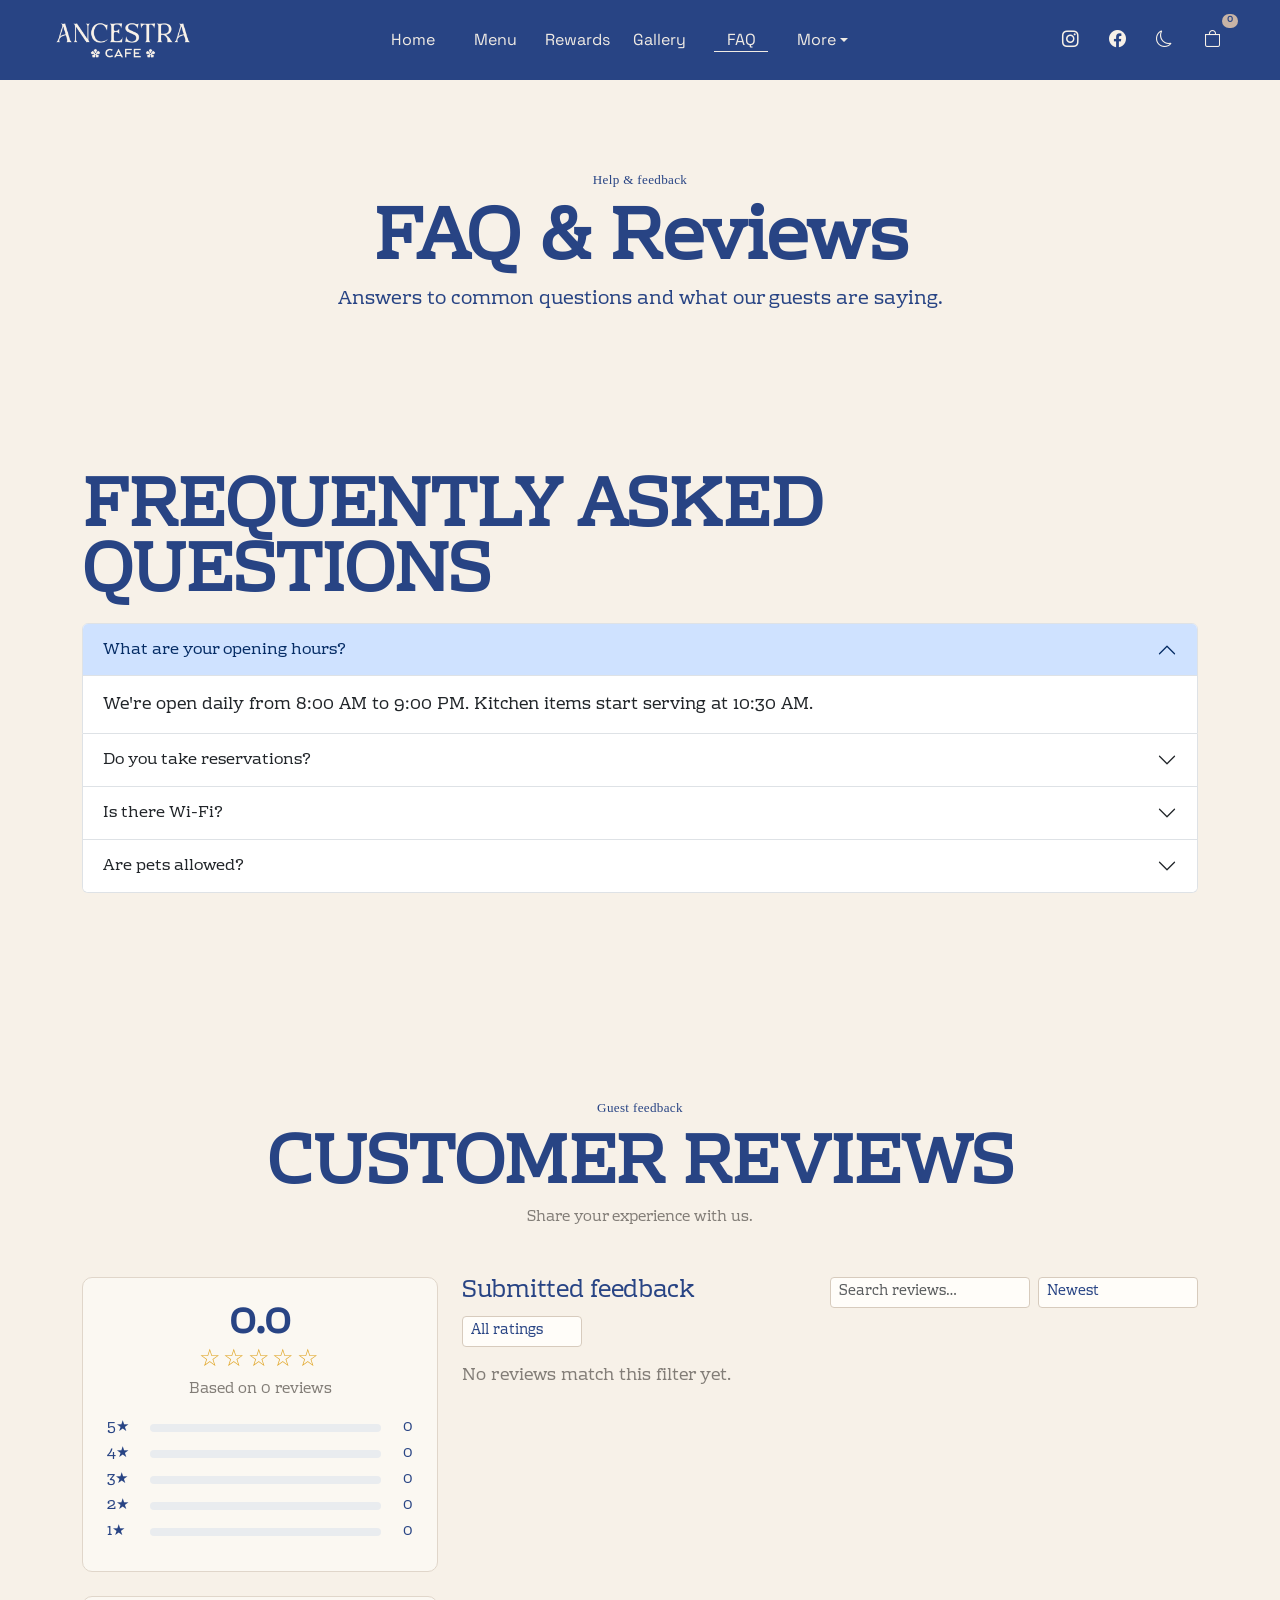
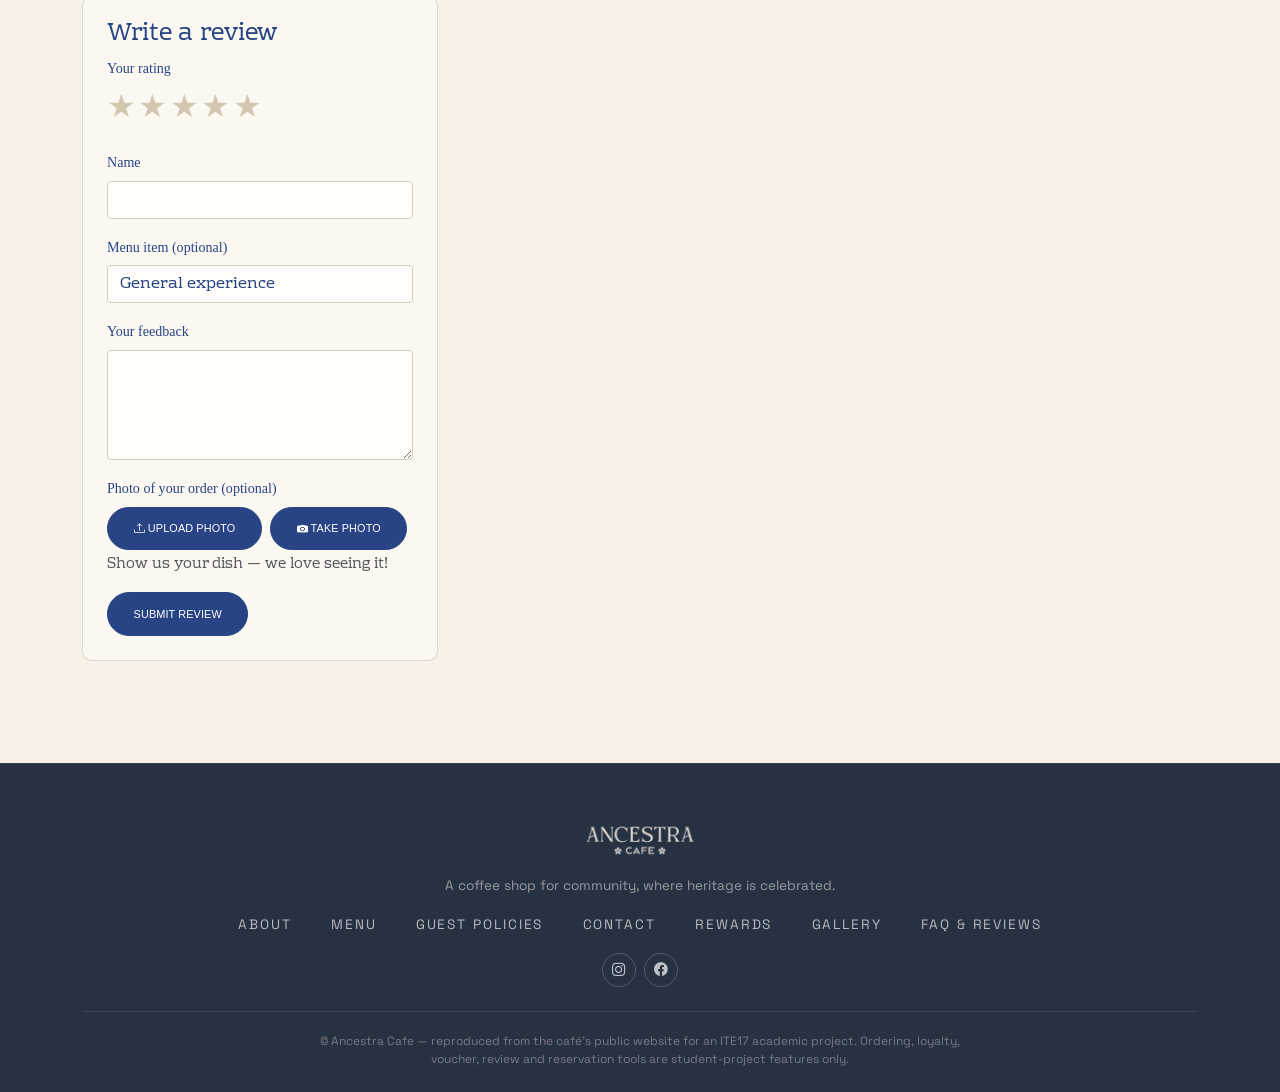
<file: ancestra-cafe/faq.html>
<!DOCTYPE html>
<html lang="en"><head>
<meta charset="UTF-8"><meta name="viewport" content="width=device-width, initial-scale=1">
<title>FAQ &amp; Reviews | Ancestra Cafe</title>
<link href="https://cdn.jsdelivr.net/npm/bootstrap@5.3.3/dist/css/bootstrap.min.css" rel="stylesheet">
<link href="https://cdn.jsdelivr.net/npm/bootstrap-icons@1.11.3/font/bootstrap-icons.min.css" rel="stylesheet">
<link href="https://fonts.googleapis.com/css2?family=Space+Grotesk:wght@400;500;600;700&family=Unbounded:wght@400;500;600;700;900&family=Rhodium+Libre:wght@400&display=swap" rel="stylesheet">
<link href="css/style.css" rel="stylesheet">  <link rel="icon" type="image/jpeg" href="images/favicon.jpg" />
  <meta name="theme-color" content="#284484" />
  </head>
<body data-page="faq"><div id="site-header"></div>
<header class="page-hero"><div class="container"><p class="eyebrow">Help &amp; feedback</p><h1>FAQ &amp; Reviews</h1><p class="lead mb-0">Answers to common questions and what our guests are saying.</p></div></header>
<main>
  <section class="section-pad"><div class="container">
    <h2 class="section-title h3 mb-3">Frequently asked questions</h2>
    <div class="accordion" id="faqAcc">
      <div class="accordion-item"><h3 class="accordion-header"><button class="accordion-button" type="button" data-bs-toggle="collapse" data-bs-target="#f1">What are your opening hours?</button></h3><div id="f1" class="accordion-collapse collapse show" data-bs-parent="#faqAcc"><div class="accordion-body">We're open daily from 8:00 AM to 9:00 PM. Kitchen items start serving at 10:30 AM.</div></div></div>
      <div class="accordion-item"><h3 class="accordion-header"><button class="accordion-button collapsed" type="button" data-bs-toggle="collapse" data-bs-target="#f2">Do you take reservations?</button></h3><div id="f2" class="accordion-collapse collapse" data-bs-parent="#faqAcc"><div class="accordion-body">No — seating is first-come, first-served. The reservation form on the Contact page is a project demo only.</div></div></div>
      <div class="accordion-item"><h3 class="accordion-header"><button class="accordion-button collapsed" type="button" data-bs-toggle="collapse" data-bs-target="#f3">Is there Wi-Fi?</button></h3><div id="f3" class="accordion-collapse collapse" data-bs-parent="#faqAcc"><div class="accordion-body">Yes, complimentary Wi-Fi is available; ask staff for the password.</div></div></div>
      <div class="accordion-item"><h3 class="accordion-header"><button class="accordion-button collapsed" type="button" data-bs-toggle="collapse" data-bs-target="#f4">Are pets allowed?</button></h3><div id="f4" class="accordion-collapse collapse" data-bs-parent="#faqAcc"><div class="accordion-body">Well-behaved, leashed pets are welcome.</div></div></div>
    </div>
  </div></section>

  <section class="section-pad bg-paper" id="reviews"><div class="container"><div class="text-center mb-5"><p class="eyebrow">Guest feedback</p><h2 class="section-title">Customer Reviews</h2><p class="small text-muted-2">Share your experience with us.</p></div>
    <div class="row g-4"><div class="col-lg-4"><div class="card-soft p-4 mb-4 text-center"><div class="stat-num" id="avgRating">0.0</div><div class="stars fs-4" id="avgStars"></div><p class="small text-muted-2 mb-3" id="reviewTotal"></p><div id="ratingBars" class="text-start small"></div></div>
      <form id="reviewForm" class="card-soft p-4" novalidate><h3 class="h4">Write a review</h3><div class="mb-3"><label class="form-label d-block">Your rating</label><div class="star-input" role="radiogroup" aria-label="Star rating"><input type="radio" name="rating" id="s5" value="5"><label for="s5">★</label><input type="radio" name="rating" id="s4" value="4"><label for="s4">★</label><input type="radio" name="rating" id="s3" value="3"><label for="s3">★</label><input type="radio" name="rating" id="s2" value="2"><label for="s2">★</label><input type="radio" name="rating" id="s1" value="1"><label for="s1">★</label></div><div class="text-danger small d-none" id="ratingError">Please pick a rating.</div></div>
        <div class="mb-3"><label for="vName" class="form-label">Name</label><input id="vName" class="form-control" required minlength="2"></div><div class="mb-3"><label for="vDish" class="form-label">Menu item (optional)</label><select id="vDish" class="form-select"><option value="">General experience</option></select></div><div class="mb-3"><label for="vText" class="form-label">Your feedback</label><textarea id="vText" class="form-control" rows="4" required minlength="10"></textarea></div>
        <div class="mb-3"><label class="form-label">Photo of your order (optional)</label>
          <div class="d-flex gap-2 flex-wrap">
            <label class="btn btn-outline-blue btn-sm mb-0" for="vPhotoFile"><i class="bi bi-upload"></i> Upload photo<input type="file" id="vPhotoFile" accept="image/*" class="d-none"></label>
            <button type="button" class="btn btn-outline-blue btn-sm" id="vPhotoCamBtn"><i class="bi bi-camera-fill"></i> Take photo</button>
            <button type="button" class="btn btn-outline-danger btn-sm d-none" id="vPhotoRemove"><i class="bi bi-x-lg"></i> Remove</button>
          </div>
          <img id="vPhotoPreview" class="d-none mt-2" alt="Order photo" style="width:100%;max-height:170px;object-fit:cover;border-radius:8px;border:1px solid #d7cbbd">
          <div class="form-text">Show us your dish — we love seeing it!</div>
        </div>
        <button class="btn btn-blue" type="submit">Submit review</button></form></div>
      <div class="col-lg-8"><div class="d-flex flex-wrap gap-2 align-items-center mb-3"><h3 class="h4 mb-0 me-auto">Submitted feedback</h3>
<input type="search" id="reviewSearch" class="form-control form-control-sm" placeholder="Search reviews…" style="max-width:200px">
<select id="reviewSort" class="form-select form-select-sm" style="max-width:160px"><option value="newest">Newest</option><option value="oldest">Oldest</option><option value="highest">Highest rating</option><option value="lowest">Lowest rating</option><option value="helpful">Most helpful</option></select>
<select id="reviewFilter" class="form-select form-select-sm" style="max-width:120px"><option value="0">All ratings</option><option value="5">5 stars</option><option value="4">4 stars</option><option value="3">3 stars</option><option value="2">2 stars</option><option value="1">1 star</option></select></div>
<div id="reviewList"></div>
<button class="btn btn-outline-blue btn-sm mt-2" id="loadMoreReviews" type="button">Load more</button></div>
    </div></div></section>
</main>

<!-- Camera modal for review food photo -->
<div class="modal fade" id="reviewCamModal" tabindex="-1" aria-hidden="true" aria-labelledby="reviewCamTitle">
  <div class="modal-dialog modal-dialog-centered">
    <div class="modal-content p-3">
      <div class="modal-header border-0 pb-0">
        <h5 class="modal-title h6" id="reviewCamTitle">Take a photo of your order</h5>
        <button type="button" class="btn-close" data-bs-dismiss="modal" aria-label="Close"></button>
      </div>
      <div class="modal-body">
        <div class="position-relative rounded overflow-hidden" style="background:#000">
          <video id="reviewCamVideo" autoplay playsinline muted class="w-100 d-block" style="transform:scaleX(-1)"></video>
          <div id="reviewCamCountdown" class="d-none position-absolute top-50 start-50 translate-middle text-white fw-bold" style="font-size:3.5rem;text-shadow:0 2px 8px rgba(0,0,0,.6);pointer-events:none">3</div>
        </div>
        <p class="small text-muted-2 mt-2 mb-0 d-none" id="reviewCamStatus"></p>
        <div class="d-flex gap-2 mt-3 justify-content-center">
          <button class="btn btn-blue btn-sm" id="reviewCamShoot" type="button"><i class="bi bi-camera-fill"></i> Shoot</button>
          <button class="btn btn-outline-blue btn-sm" id="reviewCamRetake" type="button" disabled>Retake</button>
          <button class="btn btn-blue btn-sm" id="reviewCamUse" type="button" disabled>Use photo</button>
        </div>
      </div>
    </div>
  </div>
</div>
<div id="site-footer"></div>
<script src="https://cdn.jsdelivr.net/npm/bootstrap@5.3.3/dist/js/bootstrap.bundle.min.js"></script>
<script src="js/cart.js"></script><script src="js/main.js"></script><script src="js/menu.js"></script><script src="js/reviews-data.js"></script><script src="js/reviews.js"></script>
</body></html>
</file>
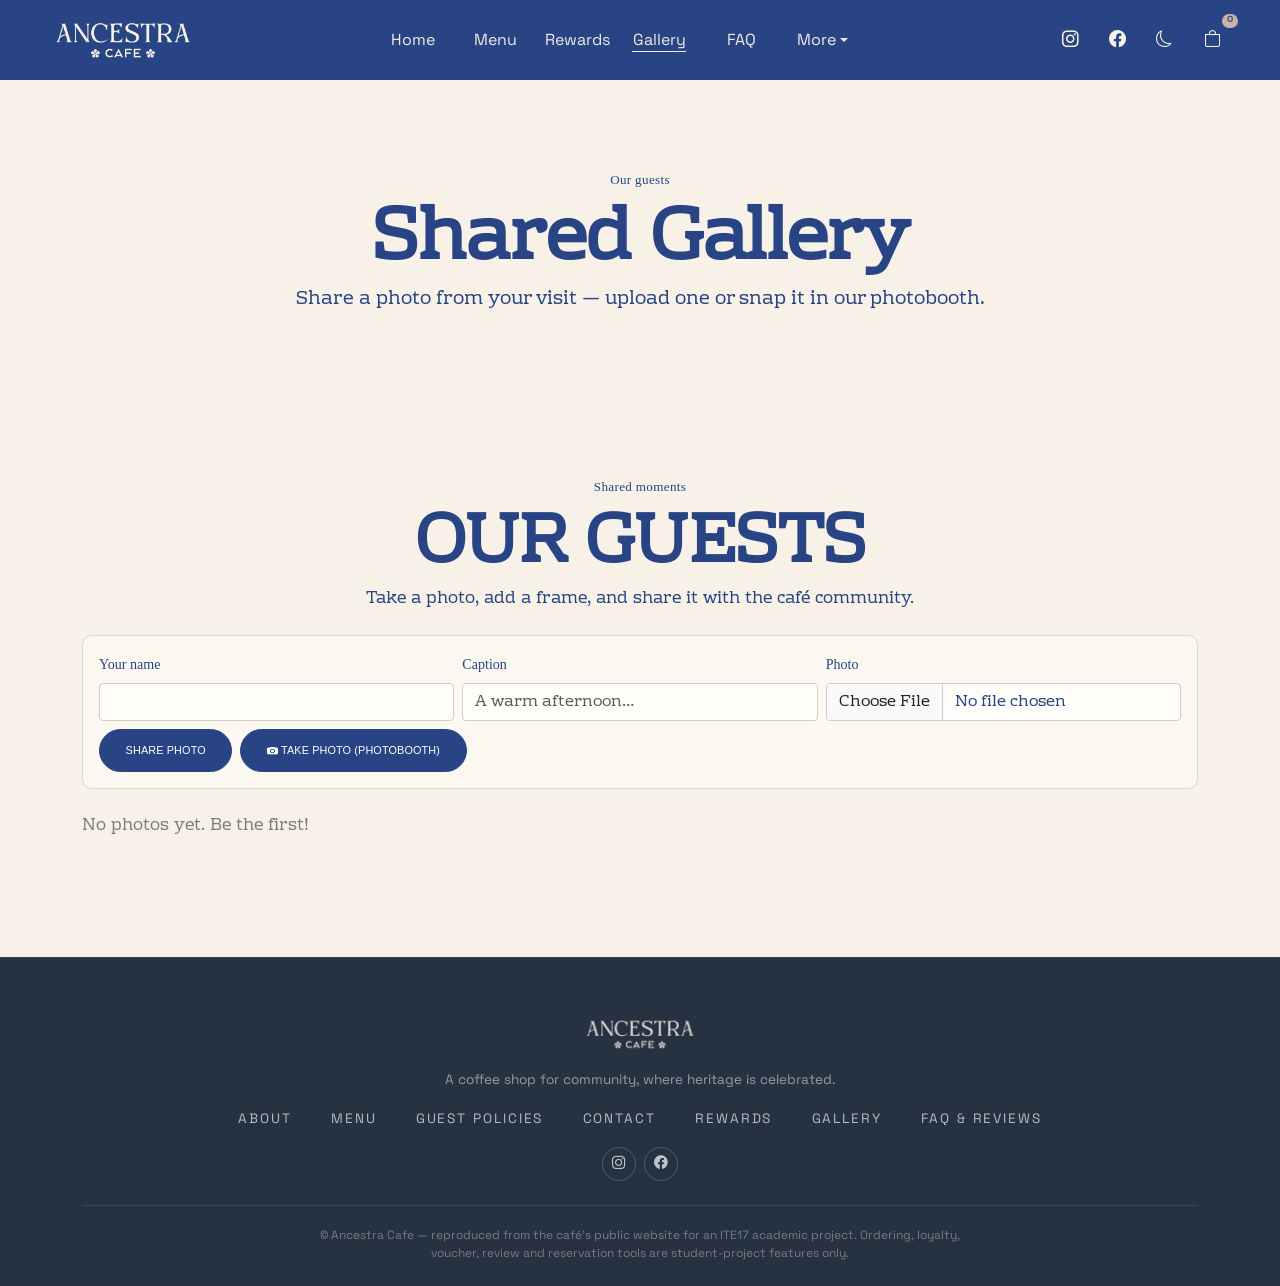
<file: ancestra-cafe/gallery.html>
<!DOCTYPE html>
<html lang="en"><head>
<meta charset="UTF-8"><meta name="viewport" content="width=device-width, initial-scale=1">
<title>Shared Gallery | Ancestra Cafe</title>
<link href="https://cdn.jsdelivr.net/npm/bootstrap@5.3.3/dist/css/bootstrap.min.css" rel="stylesheet">
<link href="https://cdn.jsdelivr.net/npm/bootstrap-icons@1.11.3/font/bootstrap-icons.min.css" rel="stylesheet">
<link href="https://fonts.googleapis.com/css2?family=Space+Grotesk:wght@400;500;600;700&family=Unbounded:wght@400;500;600;700;900&family=Rhodium+Libre:wght@400&display=swap" rel="stylesheet">
<link href="css/style.css" rel="stylesheet">  <link rel="icon" type="image/jpeg" href="images/favicon.jpg" />
  <meta name="theme-color" content="#284484" />
  </head>
<body data-page="gallery"><div id="site-header"></div>
<header class="page-hero"><div class="container"><p class="eyebrow">Our guests</p><h1>Shared Gallery</h1><p class="lead mb-0">Share a photo from your visit — upload one or snap it in our photobooth.</p></div></header>
<main>
    <section class="section-pad bg-paper" id="photoWall"><div class="container">
      <div class="text-center mb-4"><p class="eyebrow">Shared moments</p><h2 class="section-title">Our guests</h2>
        <p class="mb-0">Take a photo, add a frame, and share it with the café community.</p></div>
      <form id="photoForm" class="card-soft p-3 mb-4" novalidate>
        <div class="row g-2 align-items-end">
          <div class="col-md-4"><label class="form-label small">Your name</label><input id="photoName" class="form-control" required minlength="2"></div>
          <div class="col-md-4"><label class="form-label small">Caption</label><input id="photoCaption" class="form-control" placeholder="A warm afternoon…"></div>
          <div class="col-md-4"><label class="form-label small">Photo</label><input type="file" id="photoFile" class="form-control" accept="image/*"></div>
        </div>
        <div id="capturedPreview" class="mt-2 d-none d-flex align-items-center gap-2">
          <img id="capturedImg" alt="Captured photo" style="height:72px;width:72px;object-fit:cover;border-radius:8px;border:1px solid #d7cbbd">
          <span class="small text-muted-2">Photobooth photo ready</span>
          <button type="button" class="btn btn-sm btn-outline-danger" id="clearCaptured">Remove</button>
        </div>
        <div class="d-flex flex-wrap gap-2 mt-2">
          <button class="btn btn-blue btn-sm" type="submit">Share photo</button>
          <button class="btn btn-outline-blue btn-sm" type="button" id="openBoothBtn"><i class="bi bi-camera-fill"></i> Take photo (photobooth)</button>
        </div>
      </form>
      <div class="row row-cols-2 row-cols-md-4 g-3" id="photoGrid"></div>
    </div></section>

    <!-- Photobooth modal -->
    <div class="modal fade" id="boothModal" tabindex="-1" aria-hidden="true" aria-labelledby="boothTitle">
      <div class="modal-dialog modal-dialog-centered modal-lg">
        <div class="modal-content p-3">
          <div class="modal-header border-0 pb-0">
            <h5 class="modal-title" id="boothTitle">Photobooth</h5>
            <button type="button" class="btn-close" data-bs-dismiss="modal" aria-label="Close"></button>
          </div>
          <div class="modal-body">
            <div class="row g-3">
              <div class="col-md-7">
                <div class="booth-stage position-relative rounded overflow-hidden" id="boothStage" style="background:#000;aspect-ratio:4 / 3">
                  <video id="boothVideo" autoplay playsinline muted class="w-100 d-block" style="transform:scaleX(-1)"></video>
                  <canvas id="boothOverlay" class="position-absolute top-0 start-0 w-100 h-100" style="pointer-events:none;transform:scaleX(-1)"></canvas>
                  <canvas id="boothCanvas" class="w-100 d-none" style="display:block;height:auto"></canvas>
                  <div id="boothCountdown" class="d-none position-absolute top-50 start-50 translate-middle text-white fw-bold" style="font-size:4rem;text-shadow:0 2px 8px rgba(0,0,0,.6);pointer-events:none">3</div>
                </div>
                <div class="d-flex gap-2 mt-2 justify-content-center">
                  <button class="btn btn-blue btn-sm" id="captureBtn" type="button"><i class="bi bi-camera-fill"></i> Capture</button>
                </div>
                <div class="mt-2">
                  <div class="small text-muted-2 mb-1">Tap the shots you want in your strip — the preview updates live. ↻ retake, × remove. We'll take exactly the number of shots you picked above.</div>
                  <div id="slotGrid" class="d-flex flex-wrap gap-2 justify-content-center"></div>
                </div>
              </div>
              <div class="col-md-5">
                <label class="form-label small">Shots</label>
                <select id="shotCount" class="form-select form-select-sm mb-2">
                  <option value="1">Single photo</option>
                  <option value="3">Photo strip (3)</option>
                  <option value="4">Photo strip (4)</option>
                </select>
                <label class="form-label small">Filter</label>
                <select id="filterSelect" class="form-select form-select-sm mb-2">
                  <option value="none">Normal</option>
                  <option value="grayscale">Grayscale</option>
                  <option value="sepia">Sepia</option>
                  <option value="warm">Warm</option>
                  <option value="cool">Cool</option>
                  <option value="bright">Bright</option>
                  <option value="contrast">Contrast</option>
                  <option value="vintage">Vintage</option>
                </select>
                <label class="form-label small">Frame</label>
                <div class="d-flex flex-wrap gap-2" id="framePicker"></div>
                <div class="mt-3">
                  <label class="form-label small">Your name</label>
                  <input id="boothName" class="form-control" placeholder="Your name">
                </div>
                <div class="mt-2">
                  <label class="form-label small">Caption</label>
                  <input id="boothCaption" class="form-control" placeholder="A warm afternoon…">
                </div>
                <div id="stripPreviewWrap" class="mt-3 d-none">
                  <div class="small text-muted-2 mb-1 text-center">Strip preview</div>
                  <div class="text-center"><canvas id="stripPreview" style="max-height:230px;max-width:100%;border:1px solid #d7cbbd;border-radius:6px;background:#fff"></canvas></div>
                </div>
                <button class="btn btn-blue btn-sm mt-3 w-100" id="buildBtn" type="button" disabled>Done</button>
                <button class="btn btn-outline-blue btn-sm mt-2 w-100 d-none" id="editBtn" type="button">Edit selection</button>
                <button class="btn btn-blue btn-sm mt-2 w-100" id="usePhotoBtn" type="button" disabled>Use this photo</button>
                <button class="btn btn-outline-blue btn-sm mt-2 w-100" id="downloadBtn" type="button" disabled>Download photo</button>
                <p class="small text-muted-2 mt-2 mb-0" id="boothStatus"></p>
              </div>
            </div>
          </div>
        </div>
      </div>
    </div>
</main>
<div id="site-footer"></div>
<script src="https://cdn.jsdelivr.net/npm/bootstrap@5.3.3/dist/js/bootstrap.bundle.min.js"></script>
<script src="js/main.js"></script><script src="js/cart.js"></script><script src="js/gallery.js"></script>
</body></html>
</file>
<file: ancestra-cafe/css/style.css>
/* ==========================================================
   Ancestra Cafe – main stylesheet
   Design inspired by ancestracafe.ph (see README for credits)
   ========================================================== */
:root {
  --cream: #f8f1e8;
  --paper: #fffaf3;
  --sky: #b9ccdd;
  --sky-light: #e4edf4;
  --blue: #23477f;
  --blue-dark: #183463;
  --ink: #26334a;
  --muted: #746c63;
  --terracotta: #9c8876;
  --line: #e2d6bf;
  --radius: 14px;
}

html {
  scroll-behavior: smooth;
  overflow-x: hidden;
}
body {
  font-family: "Space Grotesk", system-ui, sans-serif;
  background: var(--cream);
  color: var(--ink);
  line-height: 1.7;
}
h1,
h2,
h3,
h4,
h5,
.display-font {
  font-family: "Rhodium Libre", Georgia, serif;
  font-weight: 600;
  letter-spacing: 0.01em;
}
a {
  color: var(--blue);
}
a:hover {
  color: var(--blue-dark);
}
.text-muted-2 {
  color: var(--muted);
}
.eyebrow {
  text-transform: uppercase;
  letter-spacing: 0.22em;
  font-size: 0.78rem;
  color: var(--terracotta);
  font-weight: 500;
}
section {
  scroll-margin-top: 80px;
}
.section-pad {
  padding: 5rem 0;
}
.bg-paper {
  background: var(--paper);
}
.bg-sky {
  background: var(--sky-light);
}

/* ---------- Buttons ---------- */
.btn {
  border-radius: 50rem;
  padding: 0.6rem 1.5rem;
  font-weight: 500;
  letter-spacing: 0.04em;
}
.btn-blue {
  background: var(--blue);
  border-color: var(--blue);
  color: #fff;
}
.btn-blue:hover,
.btn-blue:focus {
  background: var(--blue-dark);
  border-color: var(--blue-dark);
  color: #fff;
}
.btn-outline-blue {
  border: 1.5px solid var(--blue);
  color: var(--blue);
  background: transparent;
}
.btn-outline-blue:hover {
  background: var(--blue);
  color: #fff;
}
.btn-cream {
  background: var(--cream);
  color: var(--ink);
  border-color: var(--cream);
}
.btn-cream:hover {
  background: #fff;
}

/* ---------- Navbar ---------- */
.site-nav {
  background: rgba(244, 236, 220, 0.97);
  backdrop-filter: blur(6px);
  border-bottom: 1px solid var(--line);
}
.site-nav .navbar-brand {
  display: flex;
  align-items: center;
  gap: 0.6rem;
  font-family: "Rhodium Libre", serif;
  font-size: 1.6rem;
  font-weight: 700;
  color: var(--blue-dark);
}
.site-nav .navbar-brand img {
  height: 50px;
  width: auto;
}
.cart-btn {
  position: relative;
}
.cart-badge {
  position: absolute;
  top: -6px;
  right: -6px;
  font-size: 0.68rem;
  background: var(--terracotta);
}

/* ---------- Hero ---------- */
.hero .welcome {
  font-size: 1.4rem;
  letter-spacing: 0.3em;
  text-transform: uppercase;
  font-family: "Space Grotesk", sans-serif;
}
.hero h1 {
  font-size: clamp(3.2rem, 9vw, 6.5rem);
  line-height: 1;
  margin: 0.4rem 0 1rem;
}
.hero .tagline {
  font-size: 1.25rem;
  max-width: 36rem;
  margin: 0 auto 2rem;
}
.page-hero {
  padding: 5rem 0 3.5rem;
  text-align: center;
  background:
    linear-gradient(rgba(248, 241, 232, 0.92), rgba(185, 204, 221, 0.82)),
    url("../images/DSCF1579.jpg") center / cover;
  border-bottom: 1px solid var(--line);
}
.page-hero h1 {
  font-size: clamp(2.4rem, 6vw, 4rem);
}

/* ---------- Images (never stretched) ---------- */
.img-cover {
  width: 100%;
  height: 100%;
  object-fit: cover;
  display: block;
}
.ratio img {
  object-fit: cover;
}
.photo {
  border-radius: var(--radius);
  overflow: hidden;
  box-shadow: 0 10px 30px rgba(59, 42, 29, 0.12);
}
.photo-tall {
  aspect-ratio: 4 / 5;
}
.photo-wide {
  aspect-ratio: 4 / 3;
}
.photo-square {
  aspect-ratio: 1 / 1;
}

/* ---------- Cards ---------- */
.card-soft {
  background: #fff;
  border: 1px solid var(--line);
  border-radius: var(--radius);
  box-shadow: 0 4px 16px rgba(59, 42, 29, 0.06);
}
.card-soft.hover-lift {
  transition:
    transform 0.2s,
    box-shadow 0.2s;
}
.card-soft.hover-lift:hover {
  transform: translateY(-4px);
  box-shadow: 0 12px 28px rgba(59, 42, 29, 0.12);
}
.feature-icon {
  width: 58px;
  height: 58px;
  border-radius: 50%;
  background: var(--sky-light);
  color: var(--blue);
  display: grid;
  place-items: center;
  font-size: 1.5rem;
}

/* ---------- Menu ---------- */
.menu-tile {
  aspect-ratio: 1 / 1;
  display: grid;
  place-items: center;
  overflow: hidden;
  position: relative;
  font-size: 3.4rem;
  border-radius: var(--radius) var(--radius) 0 0;
}
.menu-tile img {
  position: absolute;
  inset: 0;
  width: 100%;
  height: 100%;
  object-fit: cover;
  display: block;
}
.menu-tile-fallback {
  position: relative;
  z-index: 1;
  display: none;
  align-items: center;
  justify-content: center;
  width: 100%;
  height: 100%;
}
.menu-tile.is-placeholder img {
  inset: 0;
  width: 40%;
  height: 40%;
  margin: auto;
  object-fit: contain;
}
.tile-coffee {
  background: linear-gradient(135deg, #d9bf9d, #b58b5e);
}
.tile-tea {
  background: linear-gradient(135deg, #c8e0d0, #8fb9a0);
}
.tile-pastry {
  background: linear-gradient(135deg, #f2d9a8, #e0b26a);
}
.tile-brunch {
  background: linear-gradient(135deg, #f0c9b8, #d98e6c);
}
.tile-dessert {
  background: linear-gradient(135deg, #e9c9dc, #c995b5);
}
.price {
  font-family: "Rhodium Libre", serif;
  font-size: 1.5rem;
  font-weight: 700;
  color: var(--blue-dark);
}
.tag-pill {
  font-size: 0.7rem;
  letter-spacing: 0.08em;
  text-transform: uppercase;
  background: var(--sky-light);
  color: var(--blue-dark);
  padding: 0.15rem 0.6rem;
  border-radius: 50rem;
}
.review-dish:hover {
  background: var(--blue);
  color: #fff;
}
.review-dish .bi {
  font-size: 0.75em;
}
.review-dish-thumb {
  width: 22px;
  height: 22px;
  border-radius: 50%;
  object-fit: cover;
  background: #fff;
}
.fav-btn {
  border: 0;
  background: transparent;
  color: var(--terracotta);
  font-size: 1.25rem;
  line-height: 1;
}
.filter-pill {
  border: 1.5px solid var(--line);
  background: #fff;
  color: var(--ink);
  border-radius: 50rem;
  padding: 0.35rem 1.1rem;
  font-size: 0.9rem;
}
.filter-pill.active,
.filter-pill:hover {
  background: var(--blue);
  border-color: var(--blue);
  color: #fff;
}

/* ---------- Loyalty ---------- */
.loyalty-card {
  background: linear-gradient(135deg, var(--blue-dark), var(--blue));
  color: #fff;
  border-radius: 20px;
  padding: 1.75rem;
  box-shadow: 0 14px 34px rgba(43, 77, 110, 0.35);
}
.loyalty-card .display-font {
  color: #fff;
}
.stamp-grid {
  display: grid;
  grid-template-columns: repeat(5, 1fr);
  gap: 0.75rem;
}
.stamp {
  aspect-ratio: 1;
  border-radius: 50%;
  border: 2px dashed rgba(255, 255, 255, 0.6);
  display: grid;
  place-items: center;
  font-size: 1.5rem;
  color: rgba(255, 255, 255, 0.6);
}
.stamp.filled {
  background: var(--cream);
  border: 2px solid var(--cream);
  color: var(--blue-dark);
}
.voucher {
  display: flex;
  background: #fff;
  border: 1px solid var(--line);
  border-radius: var(--radius);
  overflow: hidden;
}
.voucher-side {
  background: var(--terracotta);
  color: #fff;
  padding: 1rem;
  display: grid;
  place-items: center;
  min-width: 90px;
  text-align: center;
  font-family: "Rhodium Libre", serif;
  font-size: 1.5rem;
  font-weight: 700;
  line-height: 1.1;
}
.voucher-body {
  padding: 1rem 1.25rem;
  flex: 1;
  border-left: 2px dashed var(--line);
}
.code-chip {
  font-family: monospace;
  background: var(--sky-light);
  padding: 0.1rem 0.5rem;
  border-radius: 6px;
  font-weight: 700;
}

/* ---------- Reviews ---------- */
.stars {
  color: #e0a526;
  letter-spacing: 0.1em;
}
.star-input {
  display: inline-flex;
  flex-direction: row-reverse;
  gap: 0.15rem;
}
.star-input input {
  display: none;
}
.star-input label {
  font-size: 2rem;
  color: #d3c7b0;
  cursor: pointer;
  transition: color 0.15s;
}
.star-input input:checked ~ label,
.star-input label:hover,
.star-input label:hover ~ label {
  color: #e0a526;
}

/* ---------- Map ---------- */
.map-frame {
  width: 100%;
  height: 100%;
  min-height: 380px;
  border: 0;
  border-radius: var(--radius);
}

/* ---------- Footer ---------- */
.site-footer {
  background: var(--blue-dark);
  color: #dbe9f2;
  padding: 4rem 0 1.5rem;
}
.site-footer a {
  color: #fff;
  text-decoration: none;
}
.site-footer a:hover {
  text-decoration: underline;
}
.site-footer h5 {
  color: #fff;
}
.social a {
  display: inline-grid;
  place-items: center;
  width: 40px;
  height: 40px;
  border-radius: 50%;
  border: 1px solid rgba(255, 255, 255, 0.5);
  margin-right: 0.4rem;
}
.social a:hover {
  background: #fff;
  color: var(--blue-dark);
}

/* The wordmark sits on the left; see the masthead block below for the
   full header layout (logo left, links centered, utilities right). */
.nav-logo img {
  height: 48px;
  width: 48px;
}
.footer-links a {
  margin: 0 0.6rem;
  text-transform: uppercase;
  letter-spacing: 0.14em;
  font-size: 0.8rem;
}
.hero-logo {
  width: 120px;
  height: 120px;
  margin-bottom: 1rem;
}
.section-title {
  font-size: clamp(2rem, 4.5vw, 3rem);
}

/* ---------- Misc ---------- */
.back-top {
  position: fixed;
  right: 1.25rem;
  bottom: 1.25rem;
  z-index: 1030;
  display: none;
  width: 46px;
  height: 46px;
  border-radius: 50%;
  padding: 0;
}
.toast-wrap {
  position: fixed;
  top: 80px;
  right: 1rem;
  z-index: 2000;
}
.cart-line {
  border-bottom: 1px solid var(--line);
  padding: 0.75rem 0;
}
.qty-btn {
  width: 28px;
  height: 28px;
  padding: 0;
  border-radius: 50%;
  line-height: 1;
}
.stat-num {
  font-family: "Rhodium Libre", serif;
  font-size: 2.6rem;
  font-weight: 700;
  color: var(--blue-dark);
  line-height: 1;
}
.form-control,
.form-select {
  border-radius: 10px;
  border-color: var(--line);
  background-color: #fffdf8;
}
.form-control:focus,
.form-select:focus {
  border-color: var(--blue);
  box-shadow: 0 0 0 0.2rem rgba(61, 106, 148, 0.2);
}

@media (max-width: 991.98px) {
  .site-nav .nav-link.active::after {
    display: none;
  }
  .section-pad {
    padding: 3.5rem 0;
  }
}

/* Ancestra identity additions */
.brand-wordmark {
  display: flex;
  flex-direction: column;
  line-height: 0.86;
  font-family: Georgia, serif;
  font-size: 1.05rem;
  letter-spacing: 0.14em;
  color: var(--blue-dark);
  margin-left: 0.25rem;
}
.brand-wordmark small {
  font-family: "Space Grotesk", sans-serif;
  font-size: 0.56rem;
  letter-spacing: 0.32em;
  text-align: center;
  margin-top: 0.35rem;
}
.footer-brand {
  font-family: Georgia, serif;
  letter-spacing: 0.18em;
  font-size: 1.35rem;
  color: #fff;
  margin-bottom: 0.5rem;
}
.footer-brand small {
  display: block;
  font-family: "Space Grotesk", sans-serif;
  font-size: 0.65rem;
  letter-spacing: 0.35em;
}
.menu-board {
  width: 100%;
  height: auto;
  display: block;
  border: 1px solid #d6c8b7;
  box-shadow: 0 8px 24px rgba(25, 45, 78, 0.12);
  background: #fbf3e8;
}
/* Blog cover images: one sizing rule — the width comes from the card and
   the height from clamp(), so the aspect-ratio property is omitted (it
   would be ignored anyway once both width and height are definite, and it
   only made the cascade ambiguous against .img-cover's height:100%). */
.blog-cover {
  display: block;
  width: 100%;
  height: clamp(220px, 27vw, 320px);
  object-fit: cover;
  object-position: center;
  background: #eee6dc;
}
/* Blog "Show more" / "Show less" toggle buttons on the flip cards. */
.blog-toggle {
  display: inline-flex;
  align-items: center;
  gap: 0.4rem;
}
/* Blog cards use a real CSS grid: cards wrap 2-up from the md breakpoint
   and align-items keeps a flipped card from stretching its neighbour. */
.blog-grid {
  display: grid;
  grid-template-columns: 1fr;
  gap: 1.5rem;
  align-items: start;
}
@media (min-width: 768px) {
  .blog-grid {
    grid-template-columns: repeat(2, minmax(0, 1fr));
  }
}
/* Flip cards: the wrapper only supplies the 3D perspective, while the
   rotating inner carries the card frame (background, border, radius) so the
   entire card turns over — frame and content together. JavaScript keeps the
   inner's height in step with the visible face, so the card grows to fit
   whichever side is showing. */
.blog-card {
  perspective: 1400px;
}
.blog-card-inner {
  position: relative;
  background: #fbf8f2;
  border: 1px solid #e0d6ca;
  border-radius: 10px;
  transform-style: preserve-3d;
  transition:
    transform 0.55s var(--ease-ancestra),
    height 0.55s var(--ease-ancestra);
}
.blog-card.is-flipped .blog-card-inner {
  transform: rotateY(180deg);
}
/* Faces clip their own content (the inner must stay overflow-free, otherwise
   preserve-3d would be flattened) and hide whichever side faces away. */
.blog-card-face {
  overflow: hidden;
  border-radius: 9px;
  backface-visibility: hidden;
  -webkit-backface-visibility: hidden;
}
.blog-card-back {
  position: absolute;
  top: 0;
  left: 0;
  width: 100%;
  transform: rotateY(180deg);
}
.blog-card-back-head {
  display: flex;
  flex-wrap: wrap;
  align-items: center;
  justify-content: space-between;
  gap: 0.75rem 1rem;
  padding-bottom: 0.75rem;
  margin-bottom: 1rem;
  border-bottom: 1px solid var(--line);
}
@media (prefers-reduced-motion: reduce) {
  .blog-card-inner {
    transition: none;
  }
}
.policy-list li {
  margin-bottom: 0.8rem;
}
.hero {
  background-position: center 54%;
}
.page-hero h1 {
  color: var(--blue-dark);
}
.eyebrow {
  color: var(--blue);
}
.btn-blue {
  background: var(--blue);
  border-color: var(--blue);
}
.voucher-side {
  background: var(--blue);
}

.footer-wordmark {
  width: min(280px, 75vw);
  height: auto;
  object-fit: contain;
}

/* ================================================================
   ANCESTRA REFERENCE MATCH — visual details transcribed from the
   user's screen recording and checked against ancestracafe.ph.
   Bootstrap 5 remains the layout and component framework.
   ================================================================ */
:root {
  --cream: #f7f1e8;
  --paper: #f7f1e8;
  --blue: #284484;
  --blue-dark: #284484;
  --ink: #284484;
  --muted: #77736e;
  --terracotta: #c8b4a6;
  --line: #d9cfc4;
  --sky: #284484;
  --sky-light: #284484;
  --ancestra-footer: #263142;
}
html {
  scroll-behavior: smooth;
  scroll-padding-top: 82px;
  overflow-x: hidden;
}
body {
  margin: 0;
  background: var(--cream);
  color: var(--blue);
  font-family: "Rhodium Libre", Georgia, serif;
  font-size: 17px;
  line-height: 1.48;
  overflow-x: hidden;
}
h1,
h2,
h3,
h4,
h5,
.display-font,
.section-title {
  font-family: "Rhodium Libre", Georgia, serif;
  color: var(--blue);
  font-weight: 600;
  letter-spacing: -0.012em;
}
p {
  color: var(--blue);
}
.text-muted-2 {
  color: #827d77 !important;
}
.eyebrow {
  color: var(--blue);
  font-family: Georgia, serif;
  font-size: 0.82rem;
  font-weight: 400;
  letter-spacing: 0.025em;
  text-transform: none;
}
.section-pad {
  padding: clamp(4.2rem, 8vw, 7.4rem) 0;
}
.bg-paper,
.bg-sky {
  background: var(--cream) !important;
}
.section-title {
  font-size: clamp(2.7rem, 5.4vw, 5.2rem);
  line-height: 0.94;
  text-transform: uppercase;
}
a {
  color: var(--blue);
  text-decoration: none;
}
a:hover {
  color: #a58e7e;
}

/* Fixed blue masthead. The logo is the café's own supplied lettermark.
   Layout: wordmark left, link row centered, utility buttons right. */
.site-nav {
  --nav-item-w: clamp(72px, 6.4vw, 100px);
  --nav-underline-y: 0px;
  position: sticky !important;
  top: 0;
  z-index: 1040;
  height: 80px;
  min-height: 80px;
  padding: 0;
  background: #284484 !important;
  border: 0;
  box-shadow: none;
  backdrop-filter: none;
  transition:
    height 0.35s ease,
    min-height 0.35s ease,
    box-shadow 0.35s ease;
}
.site-nav .container-fluid {
  height: 80px;
  min-height: 80px;
}
.site-nav .navbar-collapse {
  height: 100%;
}
/* Every link occupies the same width, whatever its label length, so the
   row never creeps toward the logo. */
.site-nav .navbar-nav {
  align-items: center;
  height: 100%;
}
.site-nav .nav-link {
  position: relative;
  display: flex;
  align-items: center;
  justify-content: center;
  height: 100%;
  flex: 0 0 var(--nav-item-w);
  width: var(--nav-item-w);
  padding: 0;
  text-align: center;
  white-space: nowrap;
  background: transparent;
  border: 0;
  color: #f7f1e8 !important;
  font-family: "Space Grotesk", Arial, sans-serif;
  font-size: 1rem;
  font-weight: 400;
  letter-spacing: 0;
  text-transform: none;
  opacity: 0.97;
  transition: opacity 0.25s ease;
}
.site-nav .nav-link:hover {
  opacity: 0.72;
  color: #fff !important;
}
.site-nav .nav-link.active:not(.dropdown-toggle)::after {
  content: "";
  position: absolute;
  left: 14px;
  right: 14px;
  bottom: var(--nav-underline-y);
  height: 1px;
  background: #f7f1e8;
}
/* The "More" toggle keeps its Bootstrap caret, so it marks the active page
   with an inset line along the bottom edge of the bar instead. */
.site-nav .nav-link.dropdown-toggle.active {
  box-shadow: inset 0 -1px 0 #f7f1e8;
}
.site-nav .navbar-brand {
  padding: 0;
  margin: 0;
}
.site-nav .nav-wordmark {
  display: block;
  width: auto;
  max-height: 50px;
  height: auto;
  object-fit: contain;
}
.site-nav .navbar-toggler {
  color: #f7f1e8;
}
.site-nav .navbar-toggler-icon {
  filter: invert(1);
}
/* Utility cluster: socials, dark mode and cart all share one 40x40 box so
   the right-hand side reads as a single, evenly sized group. */
.nav-utils {
  display: flex;
  align-items: center;
  gap: 0.45rem;
}
.site-nav .nav-icon-btn {
  position: relative;
  display: inline-grid;
  place-items: center;
  width: 40px;
  height: 40px;
  flex: 0 0 40px;
  padding: 0;
  border: none;
  border-radius: 8px;
  background: transparent;
  color: #f7f1e8 !important;
  font-size: 1.05rem;
  line-height: 1;
  text-decoration: none;
  cursor: pointer;
  transition:
    transform 0.25s var(--ease-ancestra),
    background-color 0.25s ease,
    border-color 0.25s ease;
}
.site-nav .nav-icon-btn:hover {
  background: rgba(247, 241, 232, 0.14);
  border-color: rgba(247, 241, 232, 0.8);
  transform: translateY(-2px);
  color: #fff !important;
}
.site-nav .nav-icon-btn:focus-visible {
  outline: 2px solid #f7f1e8;
  outline-offset: 2px;
}
.site-nav .nav-icon-btn:active {
  transform: translateY(0);
}
.site-nav .cart-badge {
  position: absolute;
  top: -6px;
  right: -6px;
  background: #c8b4a6 !important;
  color: #284484 !important;
  font-size: 0.58rem;
  padding: 0.15rem 0.32rem;
}
/* "More" dropdown: sits inside the blue masthead, aligned to the row. */
.site-nav .dropdown-menu {
  border: 1px solid var(--line);
  border-radius: 10px;
  box-shadow: 0 14px 30px rgba(18, 32, 61, 0.16);
  padding: 0.4rem;
}
.site-nav .dropdown-item {
  border-radius: 6px;
  padding: 0.45rem 0.75rem;
  font-size: 0.92rem;
}
.site-nav .dropdown-item:active {
  background: var(--blue);
}
.site-nav.is-scrolled {
  height: 72px;
  min-height: 72px;
  box-shadow: 0 3px 14px rgba(18, 32, 61, 0.13);
}
.site-nav.is-scrolled .container-fluid {
  height: 72px;
  min-height: 72px;
}
.site-nav.is-scrolled .nav-link.active::after {
  bottom: 0;
}
@media (min-width: 992px) {
  .site-nav .navbar-collapse {
    display: flex;
    align-items: center;
    gap: 0.75rem;
    width: 100%;
  }
  .site-nav .navbar-nav {
    flex: 1;
    justify-content: center;
    margin: 0;
  }
  .site-nav .nav-utils {
    margin-left: auto;
  }
}

/* Below 1400px the secondary pages fold into the "More" dropdown so the
   link row always fits beside the wordmark. */
@media (max-width: 1399.98px) {
  .site-nav .nav-item-limited {
    display: none;
  }
}
@media (min-width: 1400px) {
  .site-nav .nav-item-more {
    display: none;
  }
}

/* Hero: full-bleed ancestral-house photograph, dark overlay, staged lettering. */
.hero {
  position: relative;
  isolation: isolate;
  display: flex;
  align-items: center;
  justify-content: center;
  min-height: 76vh;
  height: 76vh;
  margin: 0;
  padding: 3rem 1rem;
  overflow: hidden;
  background: #263142 !important;
  color: #fff;
  text-align: center;
}
.hero::before {
  content: "";
  position: absolute;
  z-index: -2;
  inset: -2%;
  background-image: url("../images/ancestra-house-hero.jpg");
  background-size: cover;
  background-position: center 48%;
  transform: scale(1.055);
  animation: houseDrift 15s cubic-bezier(0.2, 0.65, 0.25, 1) forwards;
}
.hero::after {
  content: "";
  position: absolute;
  z-index: 0;
  inset: 0;
  background: linear-gradient(
    180deg,
    rgba(10, 17, 29, 0.16) 0%,
    rgba(10, 17, 29, 0.25) 48%,
    rgba(10, 17, 29, 0.12) 100%
  );
}
/* The hero plays the café's supplied video as its background. The still in
   .hero::before (and the video's poster) stays underneath as the fallback
   for reduced-motion readers and for browsers that cannot play the file. */
.hero-video {
  position: absolute;
  z-index: -1;
  inset: 0;
  width: 100%;
  height: 100%;
  object-fit: cover;
  object-position: center 48%;
  pointer-events: none;
}
@media (prefers-reduced-motion: reduce) {
  .hero-video {
    display: none;
  }
}
.hero .container {
  position: relative;
  z-index: 1;
  max-width: 1000px;
}
.hero .welcome {
  display: none;
}
.hero-logo {
  display: block;
  width: 100%;
  max-width: 580px;
  height: auto;
  max-height: 110px;
  object-fit: contain;
  margin: 0 auto 1.2rem;
  opacity: 0;
  transform: translateY(18px);
  filter: blur(4px);
}
.hero-ready .hero-logo {
  animation: heroTextIn 0.7s 0.18s cubic-bezier(0.2, 0.65, 0.25, 1) forwards;
}
.hero-title {
  display: flex;
  flex-direction: column;
  align-items: center;
  margin: 0;
  color: #f7f1e8 !important;
  font-family: "Rhodium Libre", Georgia, serif;
  font-size: clamp(2rem, 4vw, 2.95rem);
  font-weight: 700;
  line-height: 1.1;
  letter-spacing: -0.02em;
  text-transform: none;
  text-shadow: 0 2px 12px rgba(0, 0, 0, 0.12);
}
.hero-title span {
  display: block;
  opacity: 0;
  transform: translateY(26px);
  filter: blur(4px);
}
.hero-cafe-mark {
  margin: 0.65rem 0 1.05rem;
  color: #f7f1e8;
  font-family: "Space Grotesk", Arial, sans-serif;
  font-size: clamp(1.05rem, 2vw, 1.8rem);
  font-weight: 600;
  letter-spacing: 0.25em;
  opacity: 0;
  transform: translateY(18px);
}
.hero-cafe-mark span {
  font-size: 0.9em;
  padding: 0 0.22em;
}
.hero .tagline {
  max-width: 35rem;
  margin: 0 auto 2.1rem;
  color: #f7f1e8;
  font-family: "Rhodium Libre", Georgia, serif;
  font-size: clamp(1.15rem, 2.1vw, 1.625rem);
  font-weight: 500;
  line-height: 1.25;
  opacity: 0;
  transform: translateY(18px);
}
.hero-cta {
  display: inline-block;
  color: #fff;
  font-family: Arial, sans-serif;
  font-size: 1.06rem;
  font-weight: 400;
  letter-spacing: 0.14em;
  text-transform: uppercase;
  text-decoration: none;
  padding: 0.45rem 0.8rem;
  opacity: 0;
  transform: translateY(12px);
  transition:
    opacity 0.3s ease,
    letter-spacing 0.3s ease;
}
.hero-cta:hover {
  color: #fff;
  letter-spacing: 0.11em;
}
.hero-ready .hero-title span:first-child {
  animation: heroTextIn 0.82s 0.18s cubic-bezier(0.2, 0.65, 0.25, 1) forwards;
}
.hero-ready .hero-title span:last-child {
  animation: heroTextIn 0.82s 0.36s cubic-bezier(0.2, 0.65, 0.25, 1) forwards;
}
.hero-ready .hero-cafe-mark {
  animation: heroTextIn 0.7s 0.53s cubic-bezier(0.2, 0.65, 0.25, 1) forwards;
}
.hero-ready .tagline {
  animation: heroTextIn 0.7s 0.68s cubic-bezier(0.2, 0.65, 0.25, 1) forwards;
}
.hero-ready .hero-cta {
  animation: heroTextIn 0.65s 0.88s cubic-bezier(0.2, 0.65, 0.25, 1) forwards;
}
@keyframes heroTextIn {
  0% {
    opacity: 0;
    transform: translateY(26px);
    filter: blur(4px);
  }
  100% {
    opacity: 1;
    transform: translateY(0);
    filter: blur(0);
  }
}
@keyframes houseDrift {
  0% {
    transform: scale(1.055);
  }
  100% {
    transform: scale(1.005);
  }
}

/* First editorial story: 3 staggered portrait images beside the copy. */
#story {
  background: var(--cream);
}
#story .row {
  align-items: center;
}
#story .section-title {
  display: none;
}
#story .eyebrow {
  display: none;
}
#story p {
  max-width: 560px;
  font-size: clamp(1rem, 1.35vw, 1.28rem);
  line-height: 1.38;
}
#story .btn {
  margin-top: 1.1rem;
}
.story-photo-row {
  display: grid;
  grid-template-columns: repeat(3, minmax(0, 1fr));
  align-items: start;
  gap: 0.55rem;
  padding-left: 0.6rem;
}
.story-photo {
  height: clamp(190px, 24vw, 370px);
  overflow: hidden;
  border-radius: 0 0 15px 15px;
}
.story-photo-b {
  margin-top: 2.4rem;
}
.story-photo img {
  width: 100%;
  height: 100%;
  object-fit: cover;
  display: block;
  transition: transform 1.2s cubic-bezier(0.2, 0.65, 0.25, 1);
}
.story-photo:hover img {
  transform: scale(1.055);
}

/* Full-bleed photographed menu stage. Menu artwork is the original artwork. */
.menu-showcase {
  position: relative;
  isolation: isolate;
  min-height: min(78vh, 780px);
  display: flex;
  align-items: center;
  padding: clamp(3.4rem, 6vw, 5.5rem) 0;
  overflow: hidden;
  background: #201e1a;
}
.menu-showcase-bg {
  position: absolute;
  z-index: -2;
  inset: 0;
  background-image: url("../images/DSCF1082.jpg");
  background-position: center;
  background-size: cover;
  transform: scale(1.02);
}
.menu-showcase::after {
  content: "";
  position: absolute;
  z-index: -1;
  inset: 0;
  background: rgba(18, 22, 28, 0.36);
}
.menu-heading-col {
  align-self: stretch;
  display: flex;
  flex-direction: column;
  justify-content: flex-start;
  padding-top: 1rem;
}
.menu-heading {
  margin: 0;
  color: #fff !important;
  font-family: Arial, sans-serif;
  font-size: clamp(2.1rem, 3.6vw, 4.5rem);
  font-weight: 700;
  letter-spacing: -0.04em;
  line-height: 1;
}
.menu-heading-rule {
  width: min(100%, 235px);
  height: 1px;
  background: rgba(255, 255, 255, 0.8);
  margin-top: 1.2rem;
}
.menu-board-link {
  display: block;
  max-width: 100%;
}
.menu-showcase .menu-board {
  display: block;
  width: 100%;
  height: auto;
  max-height: 690px;
  object-fit: contain;
  border: 0;
  border-radius: 0;
  box-shadow: 0 8px 25px rgba(0, 0, 0, 0.24);
  background: transparent;
  transition:
    transform 0.8s cubic-bezier(0.2, 0.65, 0.25, 1),
    filter 0.5s ease;
}
.menu-showcase .menu-board-link:hover .menu-board {
  transform: translateY(-7px);
  filter: brightness(1.025);
}
.menu-highlights {
  background: var(--cream);
}

/* "Where stories are shared": text left, image triptych right. */
#space {
  background: var(--cream);
}
#space .row {
  align-items: center;
}
#space .section-title {
  font-size: clamp(2.6rem, 5.4vw, 5.1rem);
  line-height: 0.88;
  text-transform: uppercase;
}
#space p {
  font-size: clamp(1rem, 1.3vw, 1.2rem);
  line-height: 1.38;
}
#space .photo {
  border-radius: 13px;
  box-shadow: none;
}
#space .photo-square {
  aspect-ratio: 3 / 4;
}
#space .photo img {
  transition: transform 1.2s cubic-bezier(0.2, 0.65, 0.25, 1);
}
#space .photo:hover img {
  transform: scale(1.045);
}

/* Navy location section with a soft, shallow curved top edge. */
.home-location {
  position: relative;
  z-index: 1;
  margin-top: 0;
  padding: clamp(5.2rem, 8vw, 8rem) 0 clamp(4.2rem, 7vw, 6rem);
  background: #284484;
  color: #f7f1e8;
}
.home-location::before {
  content: "";
  position: absolute;
  z-index: -1;
  top: -38px;
  left: -5%;
  width: 110%;
  height: 70px;
  background: #284484;
  border-radius: 50% 50% 0 0 / 55% 55% 0 0;
}
.home-location .location-eyebrow {
  color: #d7c7b8;
  font-family: Arial, sans-serif;
  font-size: 0.7rem;
  letter-spacing: 0.12em;
  margin-bottom: 0.8rem;
}
.home-location h2 {
  color: #fff !important;
  font-family: Arial, sans-serif;
  font-size: clamp(1.15rem, 2vw, 1.75rem);
  font-weight: 700;
  line-height: 1.08;
  letter-spacing: -0.02em;
  text-transform: uppercase;
  margin-bottom: 1.2rem;
}
.home-location p {
  color: #f7f1e8;
  font-size: 1.05rem;
  line-height: 1.4;
  max-width: 420px;
}
.location-link {
  display: inline-block;
  margin-top: 1rem;
  color: #fff;
  border-bottom: 1px solid rgba(255, 255, 255, 0.7);
  padding-bottom: 0.35rem;
  font-family: Arial, sans-serif;
  font-size: 0.68rem;
  letter-spacing: 0.1em;
}
.location-link:hover {
  color: #d9c7b7;
}
.home-map-wrap {
  overflow: hidden;
  width: 100%;
  aspect-ratio: 16/9;
  background: #e6e4df;
}
.home-map-wrap iframe {
  display: block;
  width: 100%;
  height: 100%;
  min-height: 290px;
  border: 0;
}

/* The footer: dark, centered, quiet. */
.site-footer {
  position: relative;
  margin-top: 0;
  padding: 3.5rem 0 1.5rem;
  background: var(--ancestra-footer) !important;
  color: #b9b9bd;
  border: 0;
  border-top: 1px solid rgba(255, 255, 255, 0.08);
  border-radius: 0;
}
.site-footer::before {
  display: none;
}
.site-footer .footer-wordmark {
  display: block;
  width: 120px;
  max-height: 40px;
  object-fit: contain;
  margin: 0 auto 1rem;
  opacity: 0.85;
}
.site-footer .footer-brand {
  display: none;
}
.site-footer p {
  color: #9a9a9e;
  font-family: "Space Grotesk", sans-serif;
  font-size: 0.85rem;
  margin: 0;
}
.site-footer a {
  color: #b9b9bd;
  font-family: "Space Grotesk", sans-serif;
  text-decoration: none;
  font-size: 0.85rem;
  transition: color 0.2s ease;
}
.site-footer a:hover {
  color: #fff;
  text-decoration: none;
}
.site-footer .footer-links {
  list-style: none;
  padding: 0;
  margin: 0 0 1.25rem;
  display: flex;
  flex-wrap: wrap;
  justify-content: center;
  gap: 0.25rem 1.25rem;
}
.site-footer .footer-links .list-inline-item {
  margin: 0;
}
.site-footer .social {
  display: flex;
  justify-content: center;
  gap: 0.5rem;
  margin: 0 0 1.5rem;
}
.site-footer .social a {
  width: 34px;
  height: 34px;
  border-radius: 50%;
  border: 1px solid rgba(255, 255, 255, 0.2);
  color: #bfc1c8;
  display: inline-grid;
  place-items: center;
  margin: 0;
  transition:
    color 0.2s ease,
    border-color 0.2s ease;
}
.site-footer .social a:hover {
  color: #fff;
  border-color: rgba(255, 255, 255, 0.5);
}
.site-footer hr {
  border: 0;
  border-top: 1px solid rgba(255, 255, 255, 0.1);
  margin: 1.5rem 0 1.25rem;
  opacity: 1;
}
.site-footer .footer-note {
  color: #7a7a80;
  font-size: 0.75rem;
  line-height: 1.5;
  max-width: 640px;
  margin: 0 auto;
}

/* Shared page styling: preserve original content and keep added tools in this visual language. */
.page-hero {
  padding: clamp(3.8rem, 7vw, 6rem) 0 3.8rem;
  background: var(--cream) !important;
  border: 0;
  text-align: center;
}
.page-hero h1 {
  color: var(--blue);
  font-size: clamp(2.8rem, 5.8vw, 5rem);
  line-height: 0.98;
}
.page-hero .lead {
  color: var(--blue);
  font-family: "Rhodium Libre", Georgia, serif;
  font-size: 1.2rem;
}
.photo {
  border-radius: 13px;
  box-shadow: none;
  overflow: hidden;
}
.card-soft {
  background: #fbf8f2;
  border: 1px solid #e0d6ca;
  border-radius: 10px;
  box-shadow: none;
}
.card-soft.hover-lift {
  transition:
    transform 0.45s ease,
    border-color 0.45s ease;
}
.card-soft.hover-lift:hover {
  transform: translateY(-4px);
  border-color: #284484;
  box-shadow: none;
}
.btn {
  border-radius: 50rem;
  font-family: Arial, sans-serif;
  font-size: 0.68rem;
  font-weight: 500;
  letter-spacing: 0.01em;
  text-transform: uppercase;
  padding: 0.78rem 1.6rem;
}
.btn-blue {
  background: #284484;
  border-color: #284484;
  color: #fff;
}
.btn-blue:hover,
.btn-blue:focus {
  background: #1e376d;
  border-color: #1e376d;
  color: #fff;
}
.btn-outline-blue {
  background: #284484;
  border: 1px solid #284484;
  color: #fff;
}
.btn-outline-blue:hover {
  background: #1e376d;
  border-color: #1e376d;
  color: #fff;
}
.btn-cream {
  background: #f7f1e8;
  color: #284484;
  border-color: #f7f1e8;
}
.form-control,
.form-select {
  border-radius: 4px;
  border-color: #d7cbbd;
  background: #fffdf9;
  color: #284484;
}
.form-control:focus,
.form-select:focus {
  border-color: #284484;
  box-shadow: 0 0 0 0.18rem rgba(40, 68, 132, 0.15);
}
.form-label {
  color: #284484;
  font-family: Georgia, serif;
  font-size: 0.88rem;
}
.feature-icon {
  border-radius: 50%;
  background: #e7e0d6;
  color: #284484;
}
.menu-tile {
  border-radius: 8px 8px 0 0;
}
.tag-pill,
.filter-pill {
  border-radius: 50rem;
}
.filter-pill.active,
.filter-pill:hover {
  background: #284484;
  border-color: #284484;
}
.menu-item-unavailable {
  opacity: 0.55;
  filter: grayscale(0.6);
}
.menu-item-unavailable .menu-tile img {
  filter: grayscale(1);
}
.menu-item-unavailable .fav-btn {
  pointer-events: none;
}
.loyalty-card {
  border-radius: 12px;
  background: #284484;
  box-shadow: none;
}
.loyalty-card .display-font {
  color: #fff;
}
.voucher {
  border-radius: 8px;
  background: #fbf8f2;
}
.voucher-side {
  background: #284484;
}
.code-chip {
  border-radius: 3px;
}
.map-frame {
  border-radius: 8px;
}
.stat-num {
  color: #284484;
}
.modal-content {
  border-radius: 10px;
}

/* Scroll reveals and page changes: subtle, short, and sequential like the reference. */
.ancestra-reveal {
  opacity: 1;
  transform: none;
}
.motion-ready .ancestra-reveal {
  opacity: 0;
  transform: translate3d(0, 26px, 0);
  transition:
    opacity 0.85s cubic-bezier(0.2, 0.65, 0.25, 1),
    transform 0.95s cubic-bezier(0.2, 0.65, 0.25, 1);
  transition-delay: var(--reveal-delay, 0ms);
}
.motion-ready .ancestra-reveal.is-visible {
  opacity: 1;
  transform: translate3d(0, 0, 0);
}
.motion-ready #story .col-lg-6:first-child.ancestra-reveal,
.motion-ready #space .col-lg-5.ancestra-reveal {
  transform: translate3d(-28px, 0, 0);
}
.motion-ready #story .col-lg-6:first-child.ancestra-reveal.is-visible,
.motion-ready #space .col-lg-5.ancestra-reveal.is-visible {
  transform: translate3d(0, 0, 0);
}
body::after {
  content: "";
  position: fixed;
  z-index: 3000;
  inset: 0;
  pointer-events: none;
  background: var(--cream);
  opacity: 1;
  transition: opacity 0.48s ease;
}
body.page-loaded::after {
  opacity: 0;
}
body.page-leaving::after {
  opacity: 1;
  transition-duration: 0.22s;
}
@media (prefers-reduced-motion: reduce) {
  html {
    scroll-behavior: auto;
  }
  *,
  *::before,
  *::after {
    animation-duration: 0.01ms !important;
    animation-iteration-count: 1 !important;
    transition-duration: 0.01ms !important;
  }
  .motion-ready .ancestra-reveal {
    opacity: 1;
    transform: none;
  }
}
@media (max-width: 991.98px) {
  .site-nav,
  .site-nav .container-fluid,
  .site-nav.is-scrolled,
  .site-nav.is-scrolled .container-fluid {
    height: 72px;
    min-height: 72px;
  }
  .site-nav .navbar-brand.nav-logo {
    position: static;
    transform: none;
  }
  .site-nav .nav-wordmark {
    width: auto;
    max-height: 42px;
  }
  .site-nav .navbar-collapse {
    height: auto;
    padding: 0.6rem 1rem 1rem;
    background: #284484;
  }
  .site-nav .navbar-nav {
    align-items: stretch;
    height: auto;
  }
  .site-nav .nav-link {
    width: 100%;
    flex: 1 1 auto;
    justify-content: flex-start;
    text-align: left;
    height: 40px;
    padding: 0 0.75rem;
  }
  .site-nav .nav-link.active:not(.dropdown-toggle)::after {
    display: none;
  }
  .site-nav .nav-utils {
    padding-top: 0.75rem;
    gap: 0.5rem;
  }
  .hero {
    height: 68vh;
    min-height: 480px;
  }
  .menu-showcase {
    min-height: 0;
  }
  .menu-heading-col {
    margin-bottom: 0.6rem;
  }
  .menu-showcase .menu-board {
    max-height: 580px;
  }
  #space .row {
    row-gap: 2rem;
  }
  .home-location {
    padding-top: 5.5rem;
  }
}
@media (max-width: 575.98px) {
  body {
    font-size: 16px;
  }
  .hero {
    min-height: 520px;
    height: 74vh;
    padding: 2rem 0.8rem;
  }
  .hero-title {
    font-size: clamp(3.15rem, 13vw, 5.1rem);
  }
  .hero .tagline {
    font-size: 1.12rem;
  }
  .story-photo-row {
    gap: 0.35rem;
    padding-left: 0;
  }
  .story-photo {
    height: 190px;
    border-radius: 0 0 10px 10px;
  }
  .story-photo-b {
    margin-top: 1.4rem;
  }
  #story .row {
    row-gap: 2.5rem;
  }
  .menu-showcase {
    padding: 2.8rem 0 3.5rem;
  }
  .menu-heading-col {
    padding-left: 1.1rem;
  }
  .menu-showcase .menu-board {
    max-height: 430px;
  }
  #space .section-title {
    font-size: 2.8rem;
  }
  .home-location {
    padding: 4.5rem 0 3.5rem;
  }
  .home-location::before {
    top: -24px;
    height: 42px;
  }
  .home-map-wrap {
    aspect-ratio: 4/3;
  }
  .home-map-wrap iframe {
    min-height: 260px;
  }
  .site-footer {
    padding-top: 3.4rem;
  }
}

/* First homepage heading as it appears in the recording. */
#story .eyebrow {
  display: none;
}
#story .section-title {
  display: block;
  position: relative;
  width: fit-content;
  max-width: 100%;
  margin: 0 0 1.8rem;
  padding-bottom: 0.28rem;
  font-size: clamp(3.1rem, 5.6vw, 5.3rem);
  line-height: 0.82;
  text-transform: uppercase;
}
#story .section-title::after {
  content: "";
  display: block;
  width: 62%;
  height: 9px;
  margin: 0.35rem 0 0 0.15rem;
  border-top: 2px solid #c8b4a6;
  border-bottom: 1px solid rgba(200, 180, 166, 0.65);
  transform: skewX(-24deg);
}

/* ---------- Refinement pass: motion, accessibility and helpful feedback ---------- */
:root {
  --ease-ancestra: cubic-bezier(0.2, 0.65, 0.25, 1);
}
html {
  scroll-padding-top: 88px;
}
::selection {
  background: #c8b4a6;
  color: #183463;
}
:focus-visible {
  outline: 2px solid #b99c84 !important;
  outline-offset: 4px;
}
.skip-link {
  position: fixed;
  z-index: 5000;
  top: 0.75rem;
  left: 0.75rem;
  padding: 0.7rem 1rem;
  border-radius: 4px;
  background: #f7f1e8;
  color: #284484;
  font:
    600 0.85rem Arial,
    sans-serif;
  transform: translateY(-160%);
  transition: transform 0.2s ease;
}
.skip-link:focus {
  transform: translateY(0);
}
.reading-progress {
  position: fixed;
  z-index: 1100;
  top: 0;
  left: 0;
  width: 100%;
  height: 2px;
  pointer-events: none;
}
.reading-progress span {
  display: block;
  width: 100%;
  height: 100%;
  background: #c8b4a6;
  transform: scaleX(0);
  transform-origin: left center;
  will-change: transform;
}
.site-nav .nav-link.active::after {
  transition: width 0.3s ease;
}
.btn {
  transition:
    transform 0.25s var(--ease-ancestra),
    box-shadow 0.25s ease,
    background-color 0.25s ease;
}
.btn:hover {
  transform: translateY(-2px);
}
.btn:active {
  transform: translateY(0) scale(0.98);
}
.photo,
.story-photo,
.menu-board-link {
  cursor: zoom-in;
}
.photo img,
.story-photo img {
  transition:
    transform 1s var(--ease-ancestra),
    filter 0.5s ease;
}
.photo:hover img,
.story-photo:hover img {
  transform: scale(1.045);
  filter: saturate(1.04);
}
.card-soft {
  transition:
    transform 0.35s var(--ease-ancestra),
    border-color 0.35s ease,
    box-shadow 0.35s ease;
}
.card-soft.hover-lift:hover {
  transform: translateY(-5px);
  box-shadow: 0 12px 28px rgba(24, 52, 99, 0.08);
}
.form-control,
.form-select {
  transition:
    border-color 0.2s ease,
    box-shadow 0.2s ease,
    background-color 0.2s ease;
}
.form-control:focus,
.form-select:focus {
  background-color: #fff;
}
.filter-pill,
.tag-pill {
  transition:
    color 0.2s ease,
    background-color 0.2s ease,
    border-color 0.2s ease,
    transform 0.2s ease;
}
.filter-pill:hover {
  transform: translateY(-1px);
}
.back-top {
  box-shadow: 0 5px 18px rgba(24, 52, 99, 0.2);
  transition:
    opacity 0.25s ease,
    transform 0.25s ease;
}
.back-top:hover {
  transform: translateY(-4px);
}
.search-shortcut {
  display: inline-grid;
  place-items: center;
  min-width: 1.25rem;
  height: 1.25rem;
  margin-left: 0.35rem;
  padding: 0 0.25rem;
  border: 1px solid #d7cbbd;
  border-radius: 3px;
  color: #746c63;
  font: 0.7rem/1 monospace;
  vertical-align: 1px;
}
.photo-viewer {
  position: fixed;
  inset: 0;
  width: min(94vw, 1200px);
  max-width: none;
  max-height: 92vh;
  padding: 1.25rem;
  border: 1px solid rgba(247, 241, 232, 0.2);
  border-radius: 8px;
  background: #182b50;
  color: #f7f1e8;
  box-shadow: 0 24px 80px rgba(0, 0, 0, 0.38);
  overflow: auto;
}
.photo-viewer::backdrop {
  background: rgba(12, 22, 42, 0.84);
  backdrop-filter: blur(5px);
}
.photo-viewer[open] {
  animation: viewerIn 0.28s var(--ease-ancestra) both;
}
.photo-viewer figure {
  margin: 0;
  display: grid;
  justify-items: center;
  gap: 0.8rem;
}
.photo-viewer img {
  display: block;
  max-width: 100%;
  max-height: calc(92vh - 100px);
  object-fit: contain;
}
.photo-viewer figcaption {
  color: rgba(247, 241, 232, 0.8);
  font:
    0.8rem/1.4 Arial,
    sans-serif;
  text-align: center;
}
.photo-viewer-close {
  position: sticky;
  top: 0;
  float: right;
  z-index: 1;
  width: 38px;
  height: 38px;
  margin: -0.5rem -0.5rem 0.25rem 0.5rem;
  border: 1px solid rgba(247, 241, 232, 0.45);
  border-radius: 50%;
  background: #284484;
  color: #fff;
  font:
    1.7rem/1 Arial,
    sans-serif;
  cursor: pointer;
}
@keyframes viewerIn {
  from {
    opacity: 0;
    transform: translateY(10px) scale(0.985);
  }
  to {
    opacity: 1;
    transform: none;
  }
}
@media (hover: none) {
  .photo:hover img,
  .story-photo:hover img {
    transform: none;
  }
}
@media (max-width: 991.98px) {
  .site-nav .nav-link::before {
    display: none !important;
  }
  .site-nav .navbar-collapse {
    box-shadow: 0 12px 18px rgba(18, 32, 61, 0.12);
  }
  .site-nav .nav-link {
    transition:
      background-color 0.2s ease,
      opacity 0.25s ease,
      color 0.25s ease;
  }
  .site-nav .nav-link:hover {
    background: rgba(247, 241, 232, 0.1);
    opacity: 1;
  }
}
@media (prefers-reduced-motion: reduce) {
  .photo-viewer[open] {
    animation: none;
  }
  .reading-progress span {
    will-change: auto;
  }
}
.reaction-btn.active {
  background: #284484;
  color: #fff;
  border-color: #284484;
}
/* Compact menu cards so category artwork stays readable */
#menuGrid .menu-tile {
  height: 120px;
  aspect-ratio: auto;
  background: #f0ebe3;
}
#menuGrid .menu-tile img {
  object-fit: contain;
  padding: 0.5rem;
}
#menuGrid .card-soft {
  padding: 0.5rem !important;
}
#menuGrid .card-soft h3.h5 {
  font-size: 0.95rem;
  margin-bottom: 0.25rem;
}
#menuGrid .card-soft p.small {
  font-size: 0.78rem;
  margin-bottom: 0.25rem;
}
#menuGrid .price {
  font-size: 1rem;
  margin-right: 0.5rem;
}
#menuGrid .mt-auto {
  gap: 0.5rem;
}
#menuGrid .btn-sm {
  font-size: 0.6rem;
  padding: 0.3rem 0.6rem;
}
/* Dark mode (best-effort) */
body.dark-mode {
  background: #151a24;
  color: #e6e6e6;
}
body.dark-mode .card-soft,
body.dark-mode .form-control,
body.dark-mode .form-select {
  background: #1f2633;
  color: #e6e6e6;
  border-color: #333b4d;
}
body.dark-mode h1,
body.dark-mode h2,
body.dark-mode h3,
body.dark-mode h4,
body.dark-mode h5,
body.dark-mode p,
body.dark-mode .text-muted-2 {
  color: #e6e6e6 !important;
}
body.dark-mode .site-nav {
  background: #0f1420 !important;
}
body.dark-mode .page-hero {
  background: #151a24 !important;
}
/* Comprehensive dark mode overrides */
body.dark-mode,
body.dark-mode .bg-paper,
body.dark-mode .bg-sky,
body.dark-mode .section-pad {
  background-color: #151a24 !important;
  color: #e6e6e6 !important;
}
body.dark-mode * {
  color: #e6e6e6;
}
body.dark-mode a {
  color: #9bbcff !important;
}
body.dark-mode a:hover {
  color: #c7d9ff !important;
}
body.dark-mode .card-soft,
body.dark-mode .form-control,
body.dark-mode .form-select,
body.dark-mode .modal-content,
body.dark-mode .table {
  background: #1f2633 !important;
  color: #e6e6e6 !important;
  border-color: #333b4d !important;
}
body.dark-mode .site-footer {
  background: #0f1420 !important;
}
body.dark-mode .site-nav {
  background: #0f1420 !important;
}
body.dark-mode .btn-blue,
body.dark-mode .btn-outline-blue {
  color: #fff !important;
}
body.dark-mode .text-muted-2 {
  color: #a0a8b8 !important;
}
body.dark-mode img {
  filter: none;
}
body.dark-mode .menu-tile {
  background: #2a3142 !important;
}
body.dark-mode .voucher,
body.dark-mode .loyalty-card {
  background: #1f2633 !important;
}
/* Blog cards & FAQ accordion in dark mode */
body.dark-mode .blog-card-inner,
body.dark-mode .blog-card-face {
  background: #1f2633 !important;
  border-color: #333b4d !important;
}
/* craving finder (home) dark mode */
body.dark-mode .craving-finder {
  background: #1a2030 !important;
}
body.dark-mode .craving-option {
  background: rgba(31, 38, 51, 0.72) !important;
  border-color: #333b4d !important;
  color: #e6e6e6 !important;
}
body.dark-mode .craving-option:hover,
body.dark-mode .craving-option:focus-visible {
  background: #262f40 !important;
  color: #e6e6e6 !important;
}
body.dark-mode .craving-intro h2,
body.dark-mode .craving-name {
  color: #e6e6e6 !important;
}
body.dark-mode .craving-icon {
  background: #2a3142 !important;
  color: #9bbcff !important;
}
body.dark-mode .accordion-item,
body.dark-mode .accordion-button,
body.dark-mode .accordion-body {
  background: #1f2633 !important;
  color: #e6e6e6 !important;
  border-color: #333b4d !important;
}
body.dark-mode .accordion-button:not(.collapsed) {
  background: #262f40 !important;
  color: #e6e6e6 !important;
}
body.dark-mode .accordion-button::after {
  filter: invert(1);
}
body.dark-mode .modal-content {
  background: #1f2633 !important;
  color: #e6e6e6 !important;
}
body.dark-mode .modal-header,
body.dark-mode .modal-footer {
  border-color: #333b4d !important;
}
/* Bootstrap contextual + surfaces in dark mode */
body.dark-mode .bg-light,
body.dark-mode .bg-white,
body.dark-mode .bg-body {
  background-color: #1f2633 !important;
}
body.dark-mode .text-success { color: #6fcf97 !important; }
body.dark-mode .text-danger { color: #ff8a8a !important; }
body.dark-mode .text-warning { color: #ffd166 !important; }
body.dark-mode .text-info { color: #7dd3fc !important; }
body.dark-mode .text-primary { color: #9bbcff !important; }
body.dark-mode .badge.text-bg-light,
body.dark-mode .badge.text-bg-secondary {
  background-color: #333b4d !important;
  color: #e6e6e6 !important;
}
body.dark-mode .table > :not(caption) > * > * {
  background-color: #1f2633 !important;
  color: #e6e6e6 !important;
  border-color: #333b4d !important;
}
body.dark-mode .table-striped > tbody > tr:nth-of-type(odd) > * {
  background-color: #262f40 !important;
}
body.dark-mode .form-control::placeholder {
  color: #8a93a6 !important;
}
body.dark-mode .modal-backdrop {
  opacity: 0.7 !important;
}
body.dark-mode .offcanvas {
  background: #1f2633 !important;
  color: #e6e6e6 !important;
}
body.dark-mode .dropdown-menu {
  background: #1f2633 !important;
  color: #e6e6e6 !important;
}
body.dark-mode .list-group-item {
  background: #1f2633 !important;
  color: #e6e6e6 !important;
  border-color: #333b4d !important;
}

/* Quiet refinement: fewer moving parts, more space for the photography. */
.motion-ready .ancestra-reveal {
  transform: translate3d(0, 14px, 0);
  transition-duration: 0.65s;
}
.motion-ready #story.ancestra-reveal,
.motion-ready #space.ancestra-reveal {
  transform: translate3d(0, 14px, 0);
}
.btn:hover {
  transform: none;
  box-shadow: 0 4px 12px rgba(24, 52, 99, 0.1);
}
.photo:hover img,
.story-photo:hover img {
  transform: scale(1.02);
  filter: none;
}
@media (prefers-reduced-motion: reduce) {
  .motion-ready .ancestra-reveal {
    opacity: 1;
    transform: none;
  }
}

/* Interactive polish: tactile, quiet, and consistent with Ancestra's palette. */
.craving-finder {
  padding: 4.2rem 0 4.6rem;
  background: #eee6da;
}
.craving-intro {
  text-align: center;
  margin: 0 auto 1.8rem;
}
.craving-intro .eyebrow {
  margin-bottom: 0.35rem;
}
.craving-intro h2 {
  color: var(--blue-dark);
  font-size: clamp(2rem, 4vw, 3.1rem);
  margin: 0;
}
.craving-options {
  display: grid;
  grid-template-columns: repeat(3, minmax(0, 1fr));
  gap: 1rem;
  max-width: 980px;
  margin: 0 auto;
}
.craving-option {
  min-height: 112px;
  display: flex;
  align-items: center;
  gap: 1rem;
  position: relative;
  padding: 1.2rem 1.35rem;
  color: var(--blue-dark);
  text-decoration: none;
  background: rgba(255, 250, 243, 0.72);
  border: 1px solid rgba(35, 71, 127, 0.13);
  border-radius: 5px;
  transition:
    transform 0.32s cubic-bezier(0.2, 0.65, 0.25, 1),
    background 0.32s ease,
    box-shadow 0.32s ease,
    border-color 0.32s ease;
  overflow: hidden;
}
.craving-option::after {
  content: "";
  position: absolute;
  left: 0;
  bottom: 0;
  width: 100%;
  height: 3px;
  background: #b9a28e;
  transform: scaleX(0);
  transform-origin: left;
  transition: transform 0.35s ease;
}
.craving-option:hover,
.craving-option:focus-visible {
  color: var(--blue-dark);
  background: #fffaf3;
  border-color: rgba(35, 71, 127, 0.3);
  transform: translateY(-5px);
  box-shadow: 0 14px 30px rgba(24, 52, 99, 0.1);
}
.craving-option:hover::after,
.craving-option:focus-visible::after {
  transform: scaleX(1);
}
.craving-icon {
  width: 48px;
  height: 48px;
  flex: 0 0 48px;
  display: grid;
  place-items: center;
  border-radius: 50%;
  background: #e7dfd2;
  color: var(--blue);
  font-size: 1.35rem;
  transition:
    transform 0.35s ease,
    background 0.35s ease;
}
.craving-option:hover .craving-icon {
  transform: rotate(-8deg) scale(1.08);
  background: #dce5ef;
}
.craving-name {
  font-family: "Rhodium Libre", Georgia, serif;
  font-size: 1.45rem;
  line-height: 1.1;
  font-weight: 600;
}
.craving-arrow {
  margin-left: auto;
  align-self: flex-start;
  opacity: 0.55;
  transform: translate(-3px, 3px);
  transition:
    opacity 0.25s ease,
    transform 0.25s ease;
}
.craving-option:hover .craving-arrow {
  opacity: 1;
  transform: translate(0, 0);
}
/* Bring back clear, restrained hover feedback that the quiet pass had suppressed. */
.site-nav .nav-link {
  transition:
    opacity 0.25s ease,
    color 0.25s ease;
}
.site-nav .nav-link::before {
  content: "";
  position: absolute;
  left: 14px;
  right: 14px;
  bottom: var(--nav-underline-y, 0px);
  height: 1px;
  background: currentColor;
  transform: scaleX(0);
  transform-origin: left;
  transition: transform 0.28s ease;
}
.site-nav .nav-link:hover::before {
  transform: scaleX(1);
}
.site-nav .nav-link.active::before {
  display: none;
}
.site-nav.is-scrolled .nav-link::before {
  bottom: var(--nav-underline-y, 0px);
}
.hero-cta {
  display: inline-block;
  align-items: center;
  gap: 0.55rem;
  transition:
    letter-spacing 0.25s ease,
    background-color 0.25s ease,
    color 0.25s ease;
}
.hero-cta:hover {
  letter-spacing: 0.16em;
}
.menu-board,
.img-cover {
  transition:
    transform 0.55s cubic-bezier(0.2, 0.65, 0.25, 1),
    filter 0.4s ease,
    box-shadow 0.4s ease;
}
.menu-board-link:hover .menu-board,
a:has(> img.menu-board):hover .menu-board {
  transform: translateY(-5px) scale(1.012);
  filter: drop-shadow(0 12px 16px rgba(15, 28, 50, 0.22));
}
.fav-btn {
  transition:
    transform 0.2s ease,
    color 0.2s ease,
    background 0.2s ease;
}
.fav-btn:hover {
  transform: scale(1.16);
  color: #a94d56;
}
.fav-btn[aria-pressed="true"] {
  animation: heartPop 0.28s ease;
}
@keyframes heartPop {
  50% {
    transform: scale(1.3);
  }
}
@media (max-width: 767.98px) {
  .craving-options {
    grid-template-columns: 1fr;
    gap: 0.65rem;
  }
  .craving-option {
    min-height: 78px;
    padding: 0.85rem 1rem;
  }
  .craving-finder {
    padding: 3.2rem 0;
  }
}
@media (prefers-reduced-motion: reduce) {
  .craving-option,
  .craving-option::after,
  .craving-icon,
  .craving-arrow,
  .hero-cta,
  .hero-cta::after,
  .menu-board,
  .img-cover,
  .fav-btn {
    transition: none !important;
    animation: none !important;
  }
}

.order-steps{display:flex;justify-content:space-between;gap:.5rem;position:relative;margin:1.2rem 0}.order-step{display:flex;flex-direction:column;align-items:center;gap:.45rem;flex:1;font-size:.75rem;color:#777;text-align:center}.order-step-dot{width:14px;height:14px;border:2px solid #b9c1d2;border-radius:50%;background:#fff;position:relative;z-index:1}.order-step.is-done{color:var(--blue);font-weight:600}.order-step.is-done .order-step-dot{background:var(--blue);border-color:var(--blue);box-shadow:0 0 0 4px rgba(40,68,132,.12)}.menu-tile img{transition:transform .45s ease}.menu-tile:hover img{transform:scale(1.045)}.menu-item-unavailable{opacity:.72}@media(max-width:575px){.order-step{font-size:.65rem}.order-steps{gap:.2rem}}
.loyalty-stamps{display:grid;grid-template-columns:repeat(9,1fr);gap:.35rem}.loyalty-stamp{aspect-ratio:1;border:1px solid rgba(255,255,255,.55);border-radius:50%;display:grid;place-items:center;color:rgba(255,255,255,.6);font-size:1rem}.loyalty-stamp.is-filled{background:#f7f1e8;color:#284484;border-color:#f7f1e8}

/* Menu product photography and action polish */
#menuGrid .menu-tile{overflow:hidden;background:#f3eee6}
#menuGrid .menu-tile img{width:100%;height:100%;object-fit:cover;display:block;transition:transform .45s ease,filter .35s ease}
#menuGrid .card-soft:hover .menu-tile img{transform:scale(1.045)}
#menuGrid [data-add]{min-width:64px;letter-spacing:.02em;transition:background-color .2s ease,color .2s ease,transform .2s ease,box-shadow .2s ease}
#menuGrid [data-add]:hover:not(:disabled){transform:translateY(-2px);box-shadow:0 6px 16px rgba(40,68,132,.16)}
#menuGrid [data-add]:focus-visible{outline:3px solid rgba(40,68,132,.25);outline-offset:3px}


/* Blog image and card layout refinements */
.blog-card {
  min-width: 0;
  width: 100%;
}
.blog-card-inner {
  width: 100%;
  overflow: visible;
}
.blog-card-face {
  width: 100%;
  background: #fbf8f2;
}
.blog-card-front > img {
  object-fit: cover;
  object-position: center;
}
.blog-card-front > .p-4 {
  min-height: 190px;
}
@media (max-width: 575.98px) {
  .blog-grid { gap: 1.1rem; }
  .blog-cover { height: 230px; }
  .blog-card-front > .p-4 { min-height: 0; }
}
</file>
